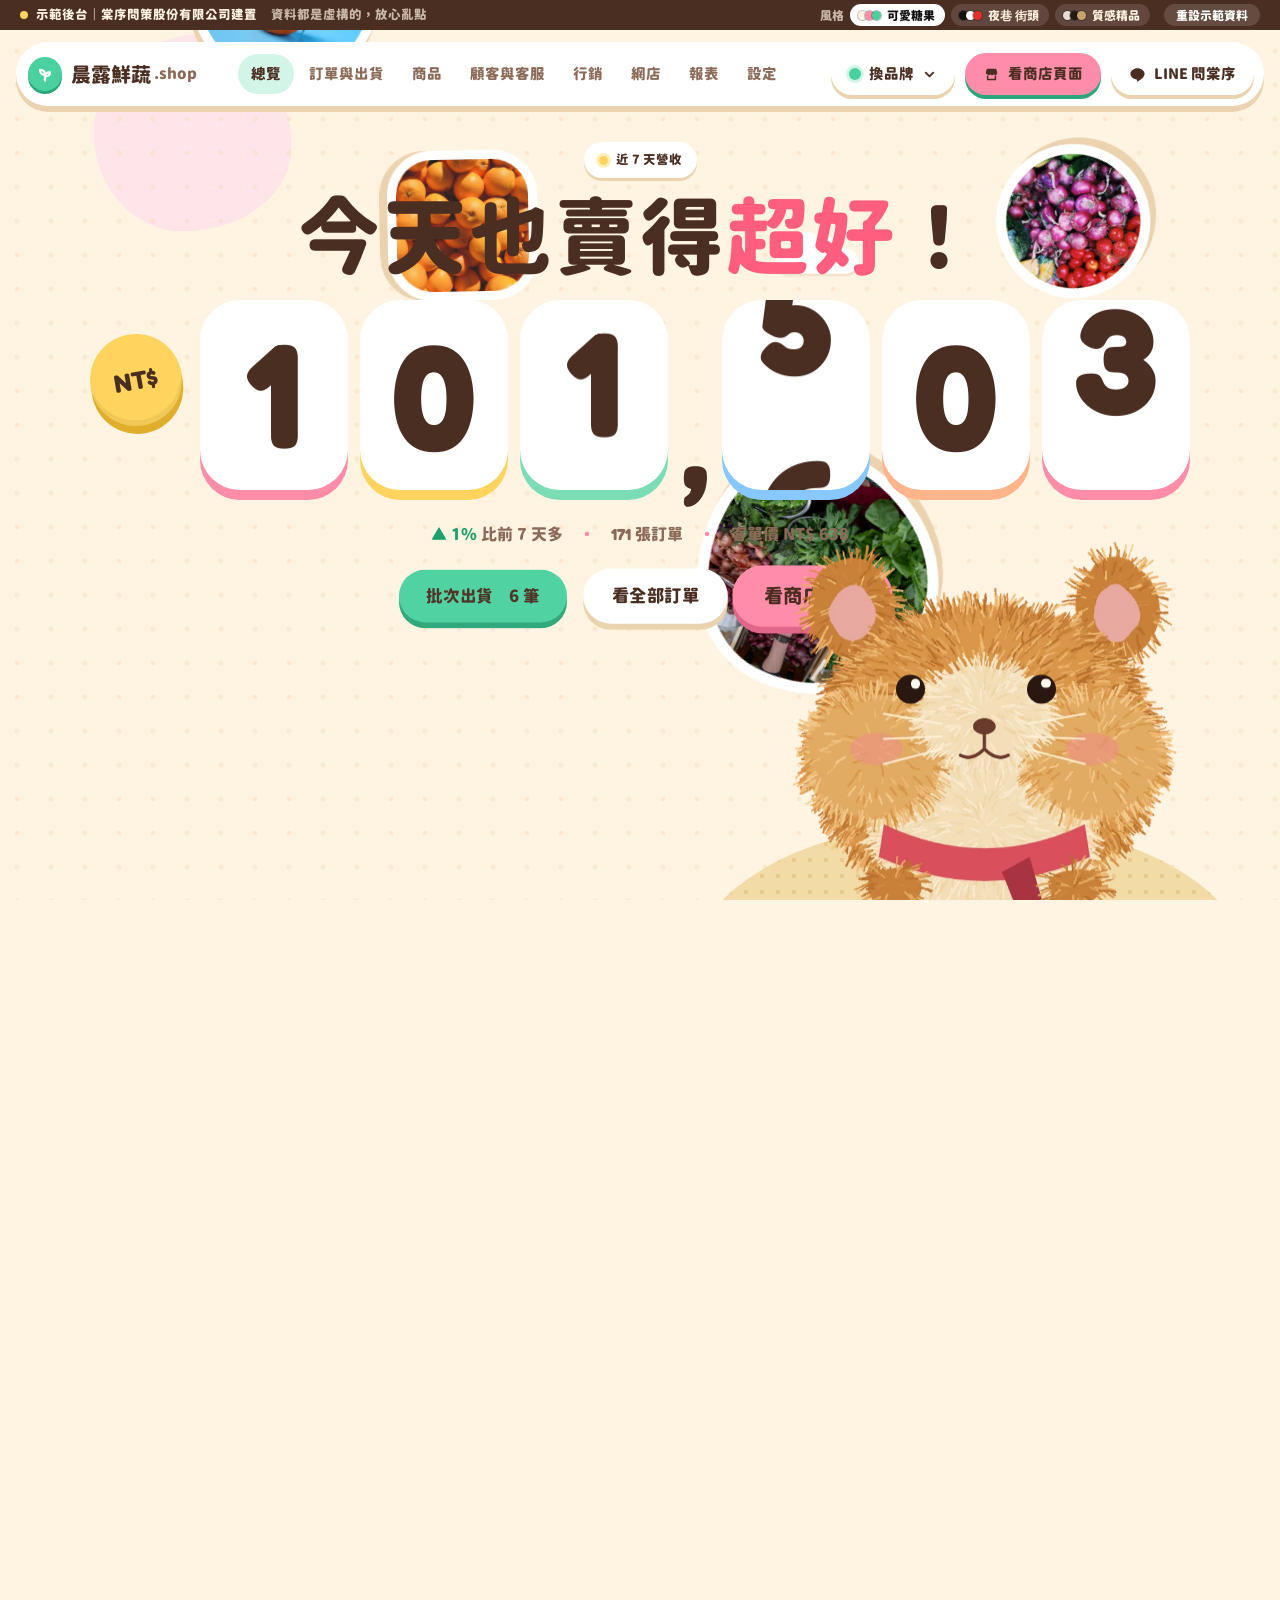
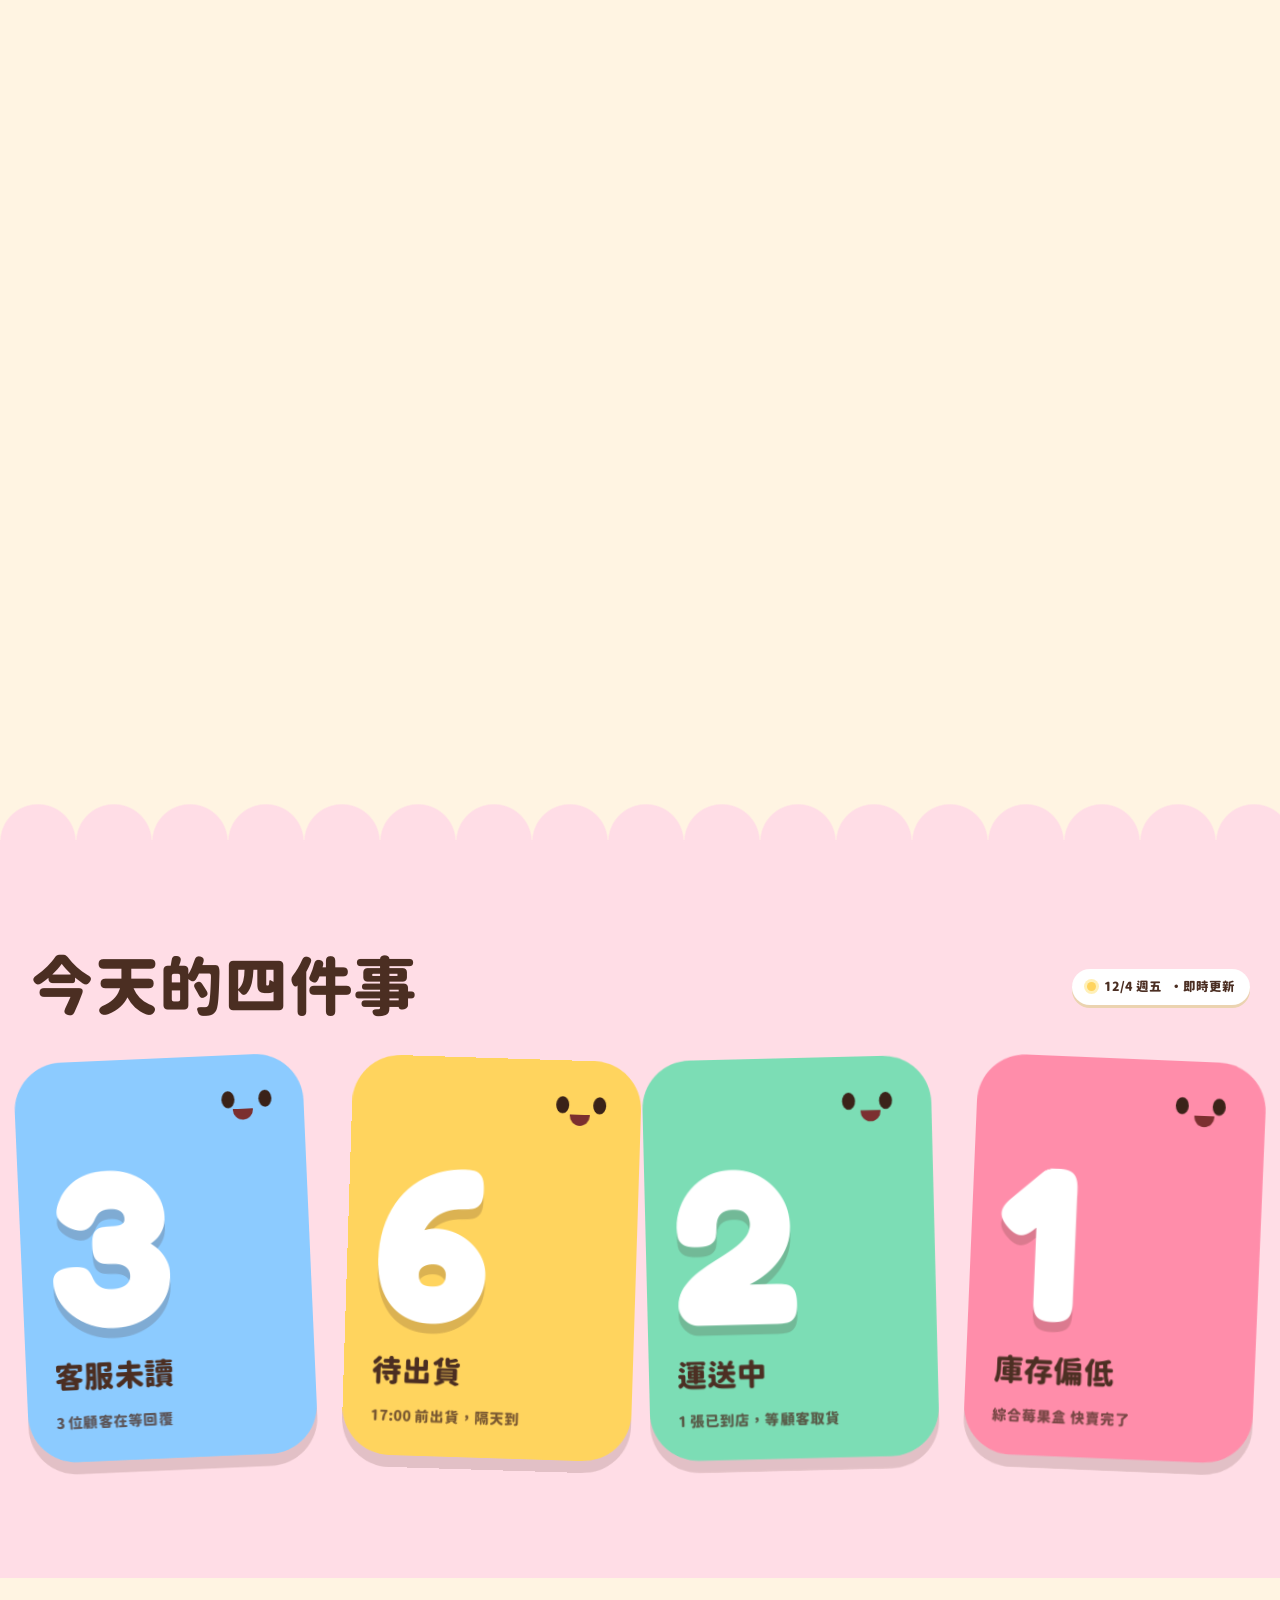
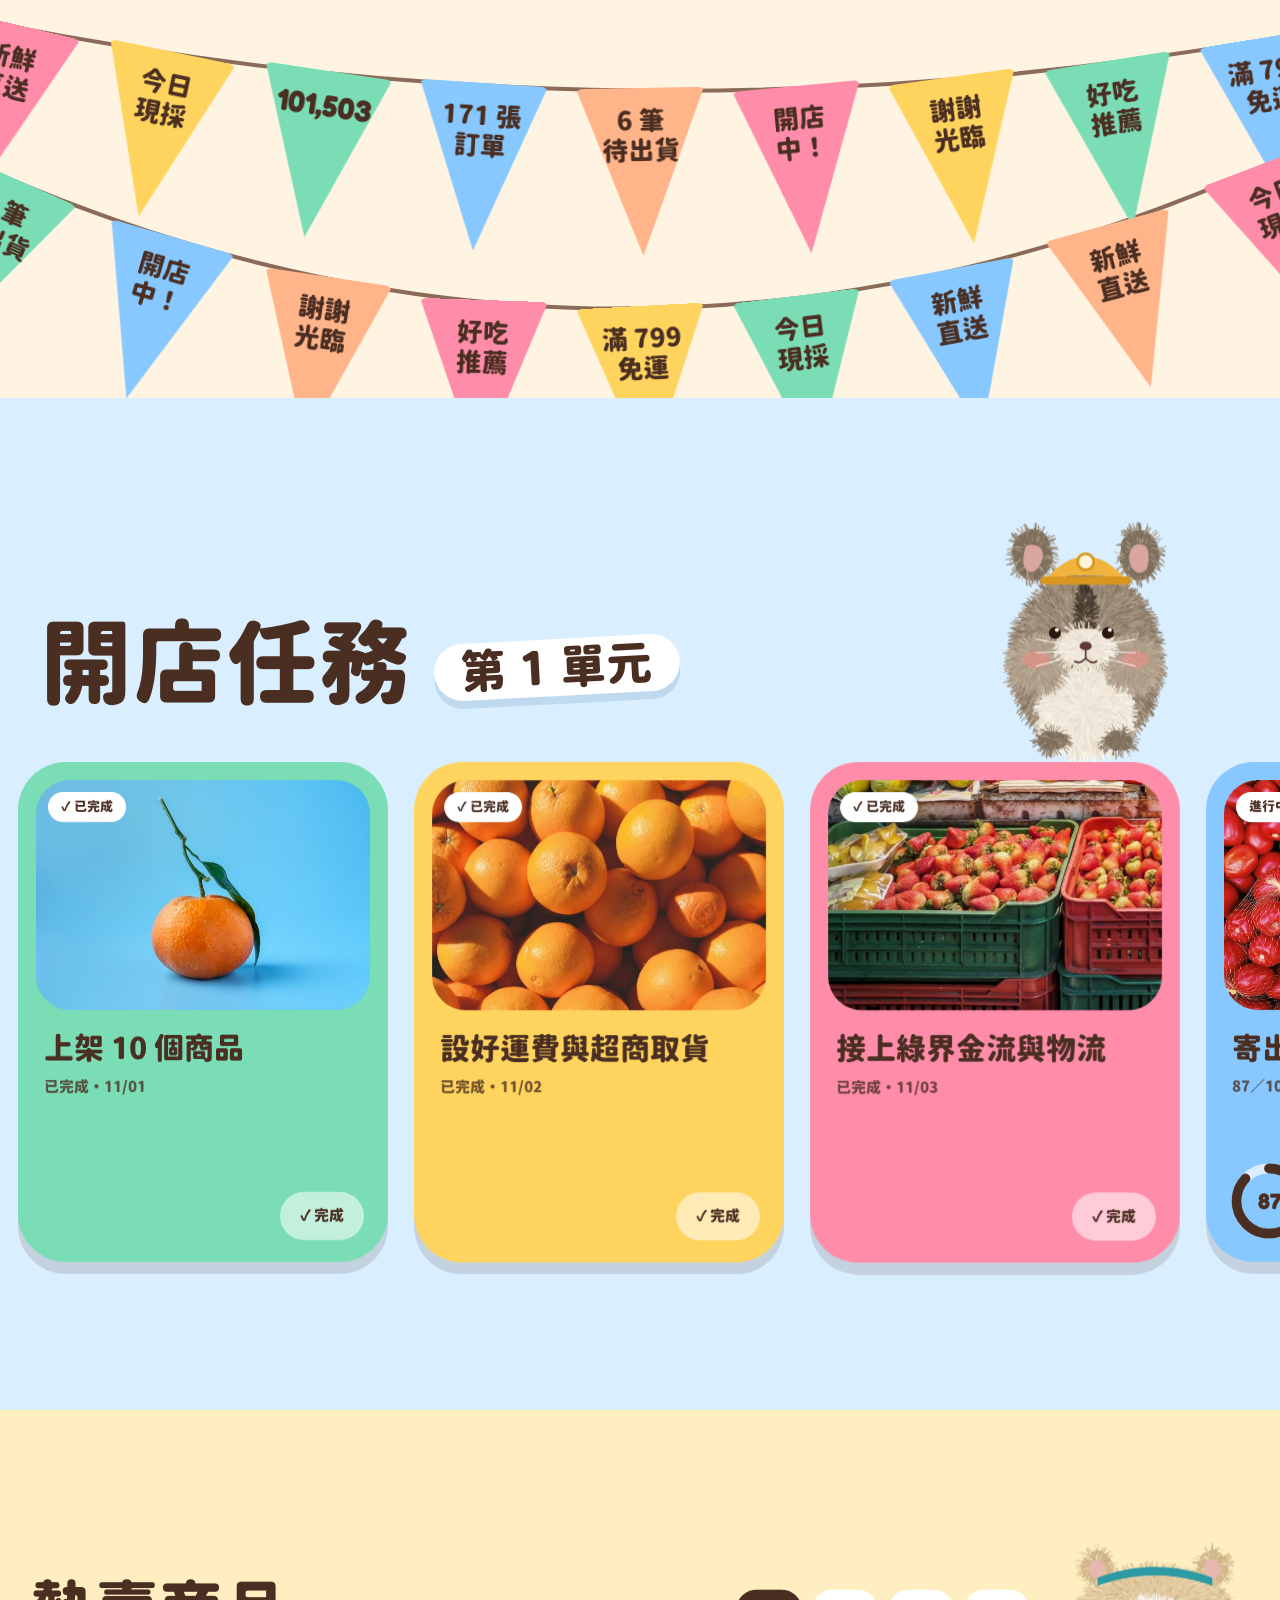
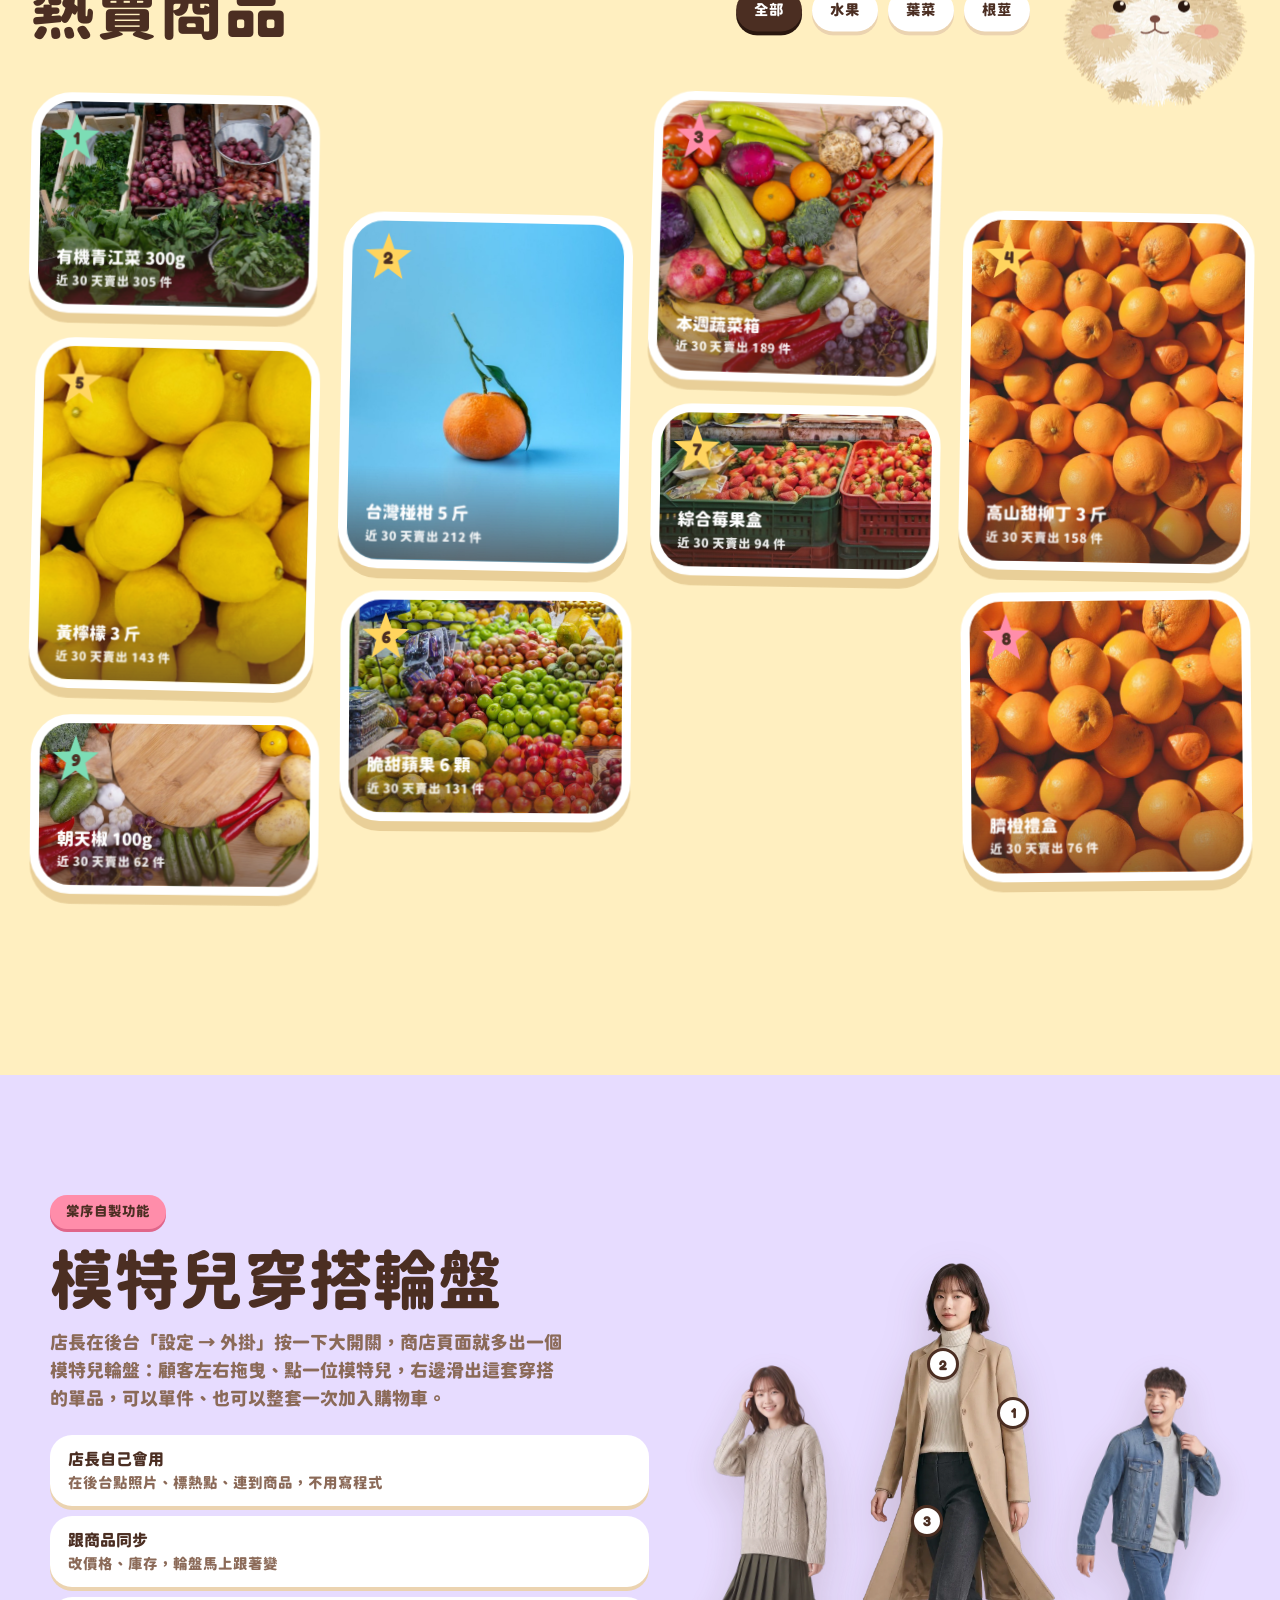
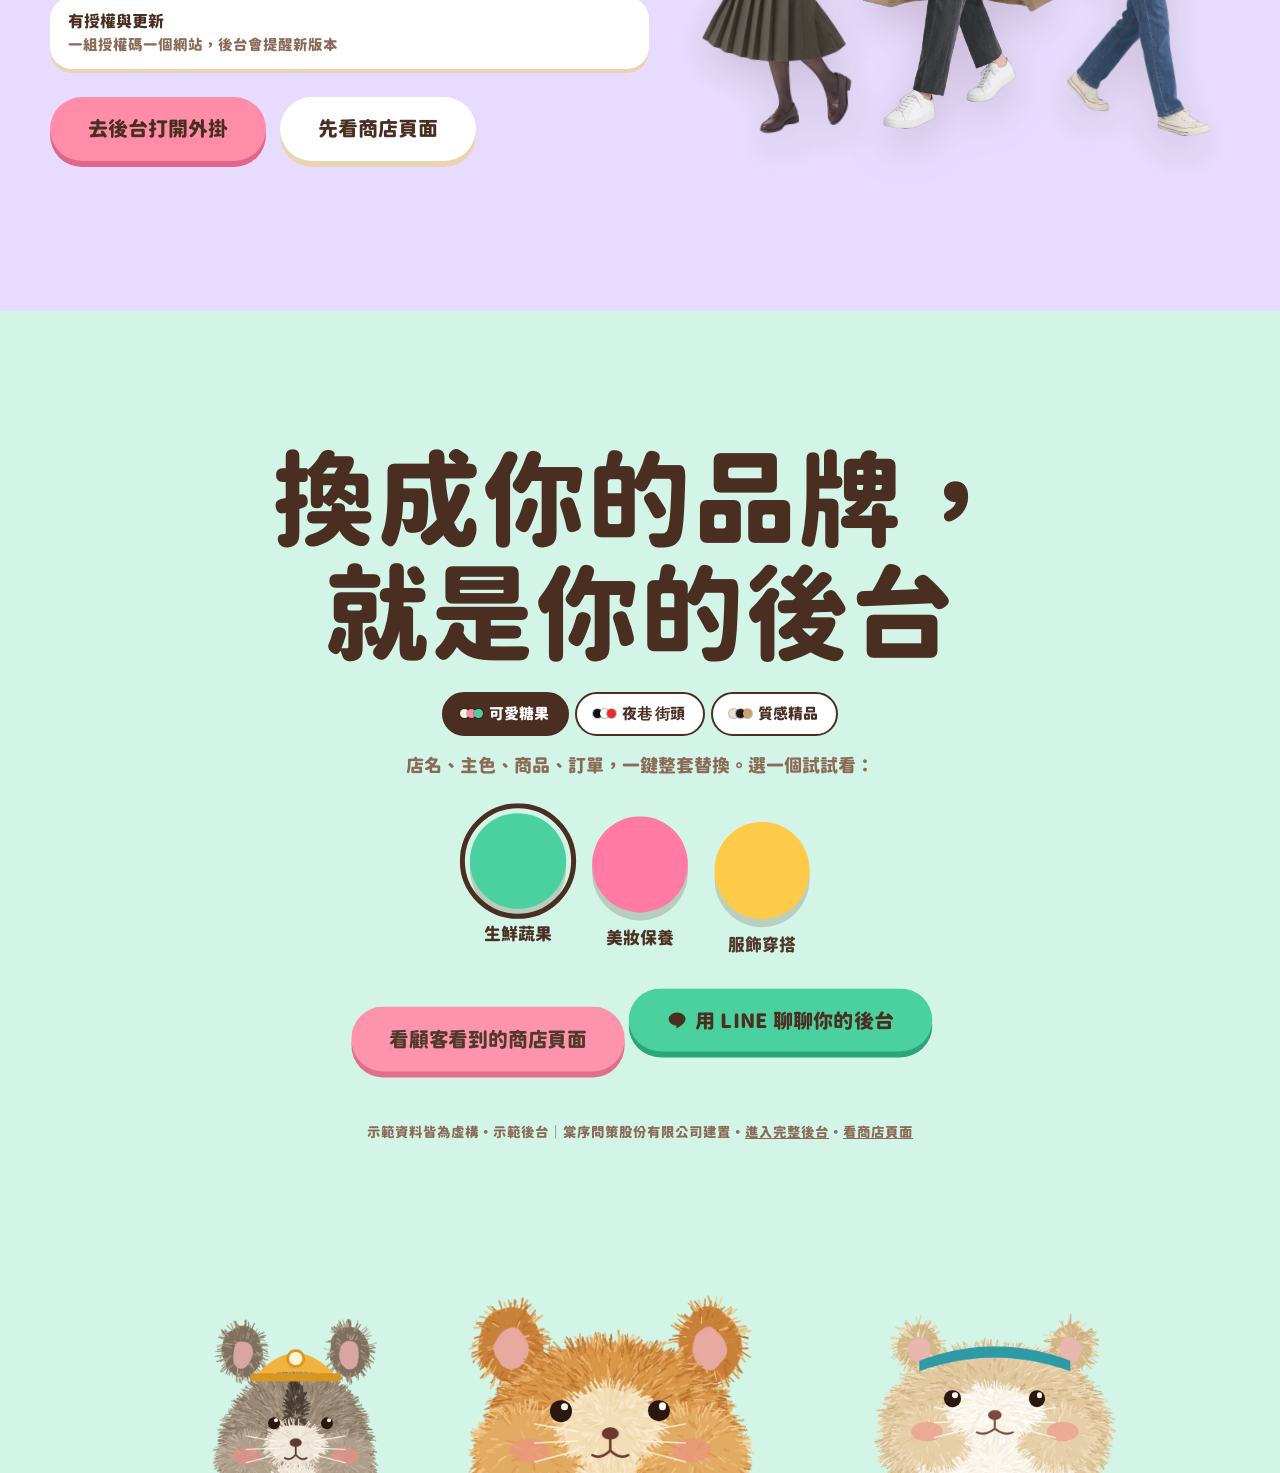
<file: index.html>
<!doctype html>
<html lang="zh-Hant"><head><meta charset="utf-8"><meta name="viewport" content="width=device-width,initial-scale=1"><link rel="icon" href="favicon.ico" sizes="any"><link rel="icon" href="favicon.svg" type="image/svg+xml"><link rel="apple-touch-icon" href="apple-touch-icon.png">
<title>示範後台｜棠序問策股份有限公司建置</title>
<link rel="stylesheet" href="css/base.css?v=20261112-m2"><link rel="stylesheet" href="css/home.css?v=20261112-m2"><link rel="stylesheet" href="css/chrome.css?v=20261112-m2"><script src="js/theme.js?v=20261112-m2"></script></head>
<body class="home" data-section="home">
<div id="cursor"><div class="b"></div></div>
<canvas id="confetti"></canvas>
<div id="chrome"></div>
<div id="skinTop"></div><script>THEME.mountHome()</script>

<section class="hero-wrap" id="heroWrap">
 <div class="hero" id="hero">
  <div class="blobs"><i class="bl b1"></i><i class="bl b2"></i><i class="bl b3"></i></div>
  <div class="dots"></div>
  <i class="cloud c1"></i><i class="cloud c2"></i><i class="cloud c3"></i>
  <div class="stickers" id="stickers">
   <img class="stk" src="" data-x="150" data-y="215" data-w="190" data-br="50%" data-r="-8" alt="">
   <img class="stk" src="" data-x="1290" data-y="210" data-w="170" data-br="42% 58% 55% 45% / 50% 45% 55% 50%" data-r="9" alt="">
   <img class="stk" src="" data-x="95" data-y="520" data-w="150" data-br="30%" data-r="7" alt="">
   <img class="stk" src="" data-x="1345" data-y="440" data-w="140" data-br="50%" data-r="-6" alt="">
   <img class="stk" src="" data-x="310" data-y="735" data-w="200" data-br="55% 45% 40% 60% / 50% 55% 45% 50%" data-r="6" alt="">
   <img class="stk" src="" data-x="640" data-y="760" data-w="165" data-br="50%" data-r="-9" alt="">
   <img class="stk" src="" data-x="900" data-y="790" data-w="130" data-br="34%" data-r="10" alt="">
  </div>
  <div class="hero-center" id="heroCenter">
   <div class="kick"><span class="tag"><i></i>近 7 天營收</span></div>
   <h1 class="hl" id="hl"><span>今</span><span>天</span><span>也</span><span>賣</span><span>得</span><span class="hi">超</span><span class="hi">好</span><span>！</span></h1>
   <div class="bignum" id="bignum"></div>
   <div class="meta" id="meta"></div>
   <div class="btns"><a class="btn mag" data-go="app.html#/orders/ship" data-cur="GO" id="shipBtn">批次出貨</a><a class="btn w mag" data-go="app.html#/orders">看全部訂單</a><a class="btn pk mag" data-go="shop.html" data-cur="逛逛">看商店頁面</a></div>
  </div>
  <div class="hamwrap" id="hamwrap">
   <div class="balloons" id="balloons"><span class="bal" style="--c:#FF8DAA;--x:-95px;--h:230px"></span><span class="bal" style="--c:#FFD45E;--x:-30px;--h:290px"></span><span class="bal" style="--c:#86C8FF;--x:40px;--h:250px"></span><span class="bal" style="--c:#7BDDB5;--x:105px;--h:205px"></span></div>
   <div class="ham-l" data-ham="lili" id="heroHam"></div>
  </div>
  <div class="mound"></div>
  <div class="scroll-cue" id="cue"><span>往下滑</span><i></i></div>
  <div class="toast" id="toast"></div>
 </div>
</section>

<section class="sec stats" id="stats" style="--sec:#FFDDE6">
 <i class="scal"></i>
 <div class="sec-top"><h2>今天的四件事</h2><span class="tag"><i></i><span id="today">今天</span>・即時更新</span></div>
 <div class="grid4">
  <a class="cell" style="--c:#8CCBFF" data-go="app.html#/customers/inbox"><div class="face"><i></i><i></i><u></u></div><div class="no num" id="n-unread" data-n="0">0</div><div class="lb">客服未讀</div><small id="t-unread"></small></a>
  <a class="cell" style="--c:#FFD45E" data-go="app.html#/orders/ship"><div class="face"><i></i><i></i><u></u></div><div class="no num" id="n-ship" data-n="0">0</div><div class="lb">待出貨</div><small>17:00 前出貨，隔天到</small></a>
  <a class="cell" style="--c:#7BDDB5" data-go="app.html#/orders"><div class="face"><i></i><i></i><u></u></div><div class="no num" id="n-trans" data-n="0">0</div><div class="lb">運送中</div><small id="t-trans"></small></a>
  <a class="cell" style="--c:#FF8DAA" data-go="app.html#/products/stock"><div class="face"><i></i><i></i><u></u></div><div class="no num" id="n-low" data-n="0">0</div><div class="lb">庫存偏低</div><small id="t-low"></small></a>
 </div>
</section>

<section class="sec garland" id="garland" style="--sec:#FFF4E2">
 <i class="scal"></i>
 <div class="gl" id="gl"></div>
</section>

<section class="sec missions" id="missions" style="--sec:#D9EEFF">
 <i class="scal"></i>
 <div class="mh"><h2>開店任務<span class="u">第 1 單元</span></h2><div class="ham-m" data-ham="tiaotiao"></div></div>
 <div class="mscroll" id="mscroll"><div class="mcards" id="mcards"></div></div>
</section>

<section class="sec wall-sec" id="wallSec" style="--sec:#FFEFC0">
 <i class="scal"></i>
 <div class="wh"><h2>熱賣商品</h2><div class="pills" id="pills"></div><div class="ham-w" data-ham="xiaosha"></div></div>
 <div class="wall" id="wall"></div>
</section>

<section class="sec lbhl" id="lbhl" style="--sec:#E7DCFF">
 <i class="scal"></i>
 <div class="lbh-in">
  <div class="lbh-tx">
   <span class="lbh-tag">棠序自製功能</span>
   <h2>模特兒穿搭輪盤</h2>
   <p class="lbh-sub">店長在後台「設定 → 外掛」按一下大開關，商店頁面就多出一個模特兒輪盤：顧客左右拖曳、點一位模特兒，右邊滑出這套穿搭的單品，可以單件、也可以整套一次加入購物車。</p>
   <ul class="lbh-ul"><li><b>店長自己會用</b>在後台點照片、標熱點、連到商品，不用寫程式</li><li><b>跟商品同步</b>改價格、庫存，輪盤馬上跟著變</li><li><b>有授權與更新</b>一組授權碼一個網站，後台會提醒新版本</li></ul>
   <div class="lbh-go"><a class="btn pk lg mag" data-go="app.html#/settings/plugins?shop=fashion&hint=1" data-cur="試試" id="ctaLook">去後台打開外掛</a><a class="btn w lg mag" data-go="shop.html#/lookbook?shop=fashion" data-cur="商店" id="ctaLookAdmin">先看商店頁面</a></div>
  </div>
  <div class="lbh-pic" aria-hidden="true"><i class="bl"></i><img class="m1" src="img/lookbook/look3.webp" alt="" loading="lazy"><img class="m2" src="img/lookbook/look1.webp" alt="" loading="lazy"><img class="m3" src="img/lookbook/look5.webp" alt="" loading="lazy"><span class="pn p1">1</span><span class="pn p2">2</span><span class="pn p3">3</span></div>
 </div>
</section>

<section class="sec cta" id="cta" style="--sec:var(--acc-soft)">
 <i class="scal"></i>
 <h2>換成你的品牌，<br>就是你的後台</h2>
 <div id="skinHome"></div><script>document.getElementById("skinHome").outerHTML=THEME.switcher("home")</script>
 <p class="sub">店名、主色、商品、訂單，一鍵整套替換。選一個試試看：</p>
 <div class="themes" id="themes">
  <button class="sw on" data-theme="fresh" data-cur="選我"><i style="--c:#4BD1A0"></i>生鮮蔬果</button>
  <button class="sw" data-theme="beauty" data-cur="選我"><i style="--c:#FF7AA5"></i>美妝保養</button>
  <button class="sw" data-theme="fashion" data-cur="選我"><i style="--c:#FFC93F"></i>服飾穿搭</button>
 </div>
 <a class="btn pk lg mag" data-go="shop.html" data-cur="逛逛" id="ctaShop" style="margin-bottom:14px">看顧客看到的商店頁面</a> <a class="btn lg mag" data-line="cta-bottom"><svg viewBox="0 0 24 24"><path d="M12 3C6.5 3 2 6.6 2 11c0 3.9 3.5 7.2 8.3 7.9.3.1.8.2.9.5.1.3.1.7 0 1l-.1.9c0 .3-.2 1 .9.6 1.1-.5 5.8-3.4 7.9-5.8C21.4 13.6 22 12.4 22 11c0-4.4-4.5-8-10-8z"/></svg>用 LINE 聊聊你的後台</a>
 <div class="foot">示範資料皆為虛構・示範後台｜棠序問策股份有限公司建置・<a data-go="app.html#/orders" style="text-decoration:underline">進入完整後台</a>・<a data-go="shop.html" style="text-decoration:underline">看商店頁面</a></div>
 <div class="trio"><div class="t1" data-ham="tiaotiao"></div><div class="t2" data-ham="lili"></div><div class="t3" data-ham="xiaosha"></div></div>
</section>

<script src="vendor/gsap.min.js"></script><script src="vendor/ScrollTrigger.min.js"></script><script src="vendor/lenis.min.js"></script>
<script src="config.js?v=20261112-m2"></script><script src="data/data.js?v=20261112-m2"></script><script src="data/alley.js?v=20261112-m2"></script>
<script src="data/pages-legal.js?v=20261112-m2"></script><script src="data/atelier.js?v=20261112-m2"></script><script src="js/store.js?v=20261112-m2"></script><script src="js/art.js?v=20261112-m2"></script><script src="js/common.js?v=20261112-m2"></script><script src="js/chrome.js?v=20261112-m2"></script><script src="js/track.js?v=20261112-m2"></script><script src="js/home.js?v=20261112-m2"></script>
<script>(function(){['ctaLook','ctaLookAdmin'].forEach(function(id){var b=document.getElementById(id);if(b)b.addEventListener('click',function(){try{TX.setShop('fashion')}catch(e){}},true)})})()</script>
</body></html>
</file>
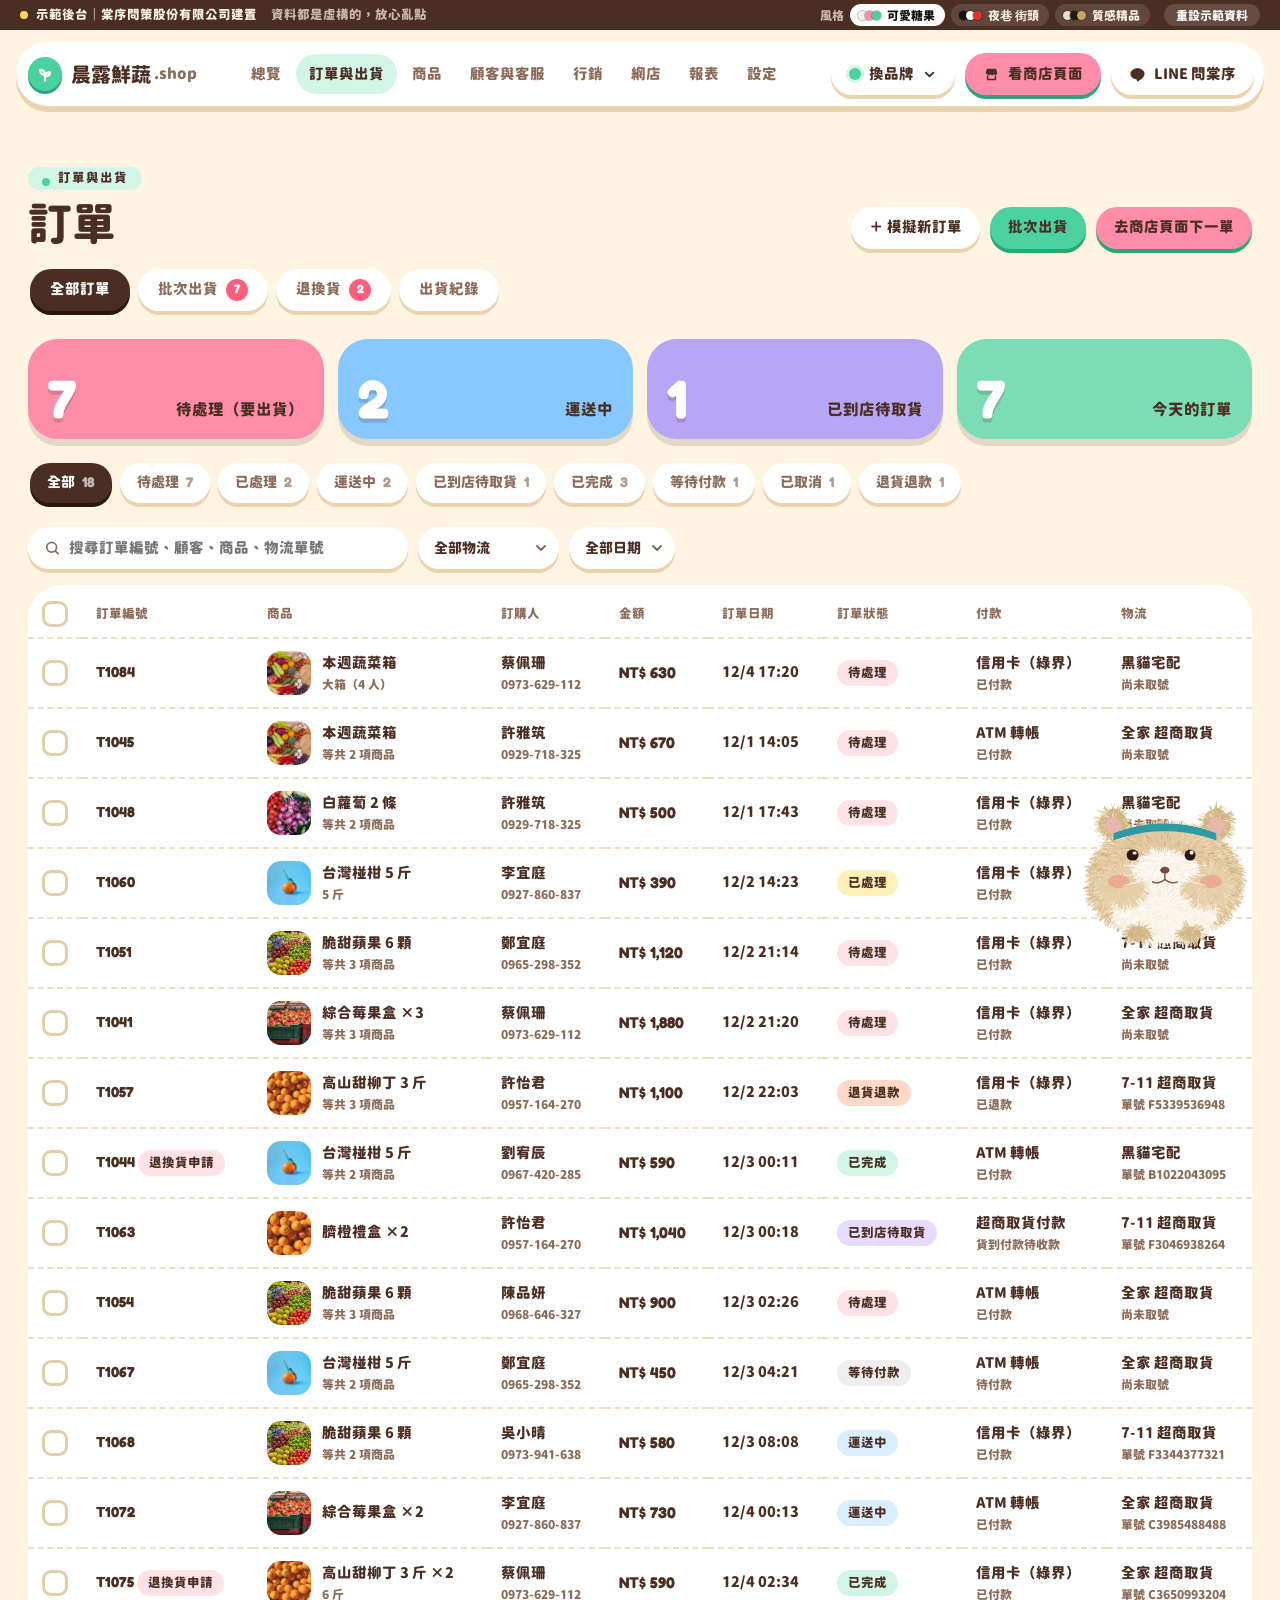
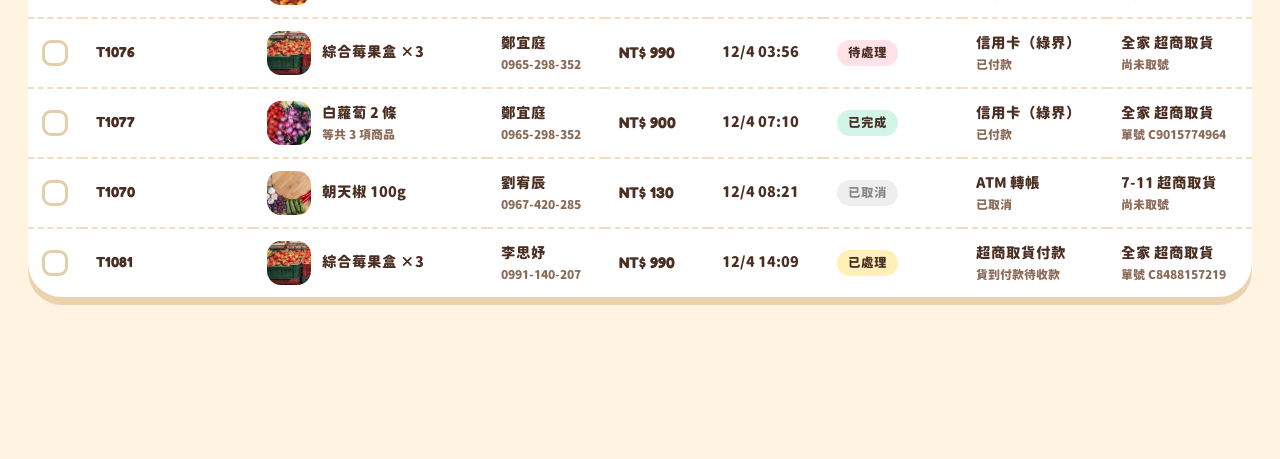
<file: app.html>
<!doctype html>
<html lang="zh-Hant"><head><meta charset="utf-8"><meta name="viewport" content="width=device-width,initial-scale=1"><link rel="icon" href="favicon.ico" sizes="any"><link rel="icon" href="favicon.svg" type="image/svg+xml"><link rel="apple-touch-icon" href="apple-touch-icon.png">
<title>示範後台｜棠序問策股份有限公司建置</title>
<meta name="description" content="棠序問策示範後台：訂單與出貨、商品、顧客客服、行銷、網店、報表、設定，都能真的點著試用。">

<link rel="stylesheet" href="css/base.css?v=20261112-m2"><link rel="stylesheet" href="css/chrome.css?v=20261112-m2"><link rel="stylesheet" href="css/work.css?v=20261112-m2"><link rel="stylesheet" href="css/app.css?v=20261112-m2"><link rel="stylesheet" href="css/lookbook-admin.css?v=20261112-m2"><script src="js/theme.js?v=20261112-m2"></script></head>
<body class="work" data-section="orders" data-pet="xiaosha">
<div id="chrome"></div>
<div id="cursor"><div class="b"></div></div>
<canvas id="confetti" style="position:fixed;inset:0;z-index:8000;pointer-events:none"></canvas>
<main id="view" aria-live="polite"><div class="loadmsg">載入中…</div></main>
<div class="pethost pet-xiaosha" data-ham="xiaosha"></div><div class="pethost pet-tiaotiao" data-ham="tiaotiao"></div><div class="pethost pet-lili" data-ham="lili"></div>
<div id="toastbox"></div><div class="scrim" id="scrim"></div><div id="printroot"></div>
<noscript><p style="padding:120px 24px;font-weight:900">這個示範後台需要開啟 JavaScript 才能操作。</p></noscript>
<script src="vendor/gsap.min.js"></script>
<script src="config.js?v=20261112-m2"></script><script src="data/data.js?v=20261112-m2"></script><script src="data/alley.js?v=20261112-m2"></script>
<script src="data/pages-legal.js?v=20261112-m2"></script><script src="data/atelier.js?v=20261112-m2"></script><script src="js/store.js?v=20261112-m2"></script><script src="js/art.js?v=20261112-m2"></script><script src="js/lookbook-store.js?v=20261112-m2"></script>
<script src="js/common.js?v=20261112-m2"></script><script src="js/chrome.js?v=20261112-m2"></script><script src="js/track.js?v=20261112-m2"></script><script src="js/ui.js?v=20261112-m2"></script>
<script src="js/app.js?v=20261112-m2"></script><script src="js/pages-orders.js?v=20261112-m2"></script><script src="js/pages-products.js?v=20261112-m2"></script><script src="js/pages-misc.js?v=20261112-m2"></script><script src="js/pages-lookbook.js?v=20261112-m2"></script>
<script>APP.start()</script>
</body></html>
</file>
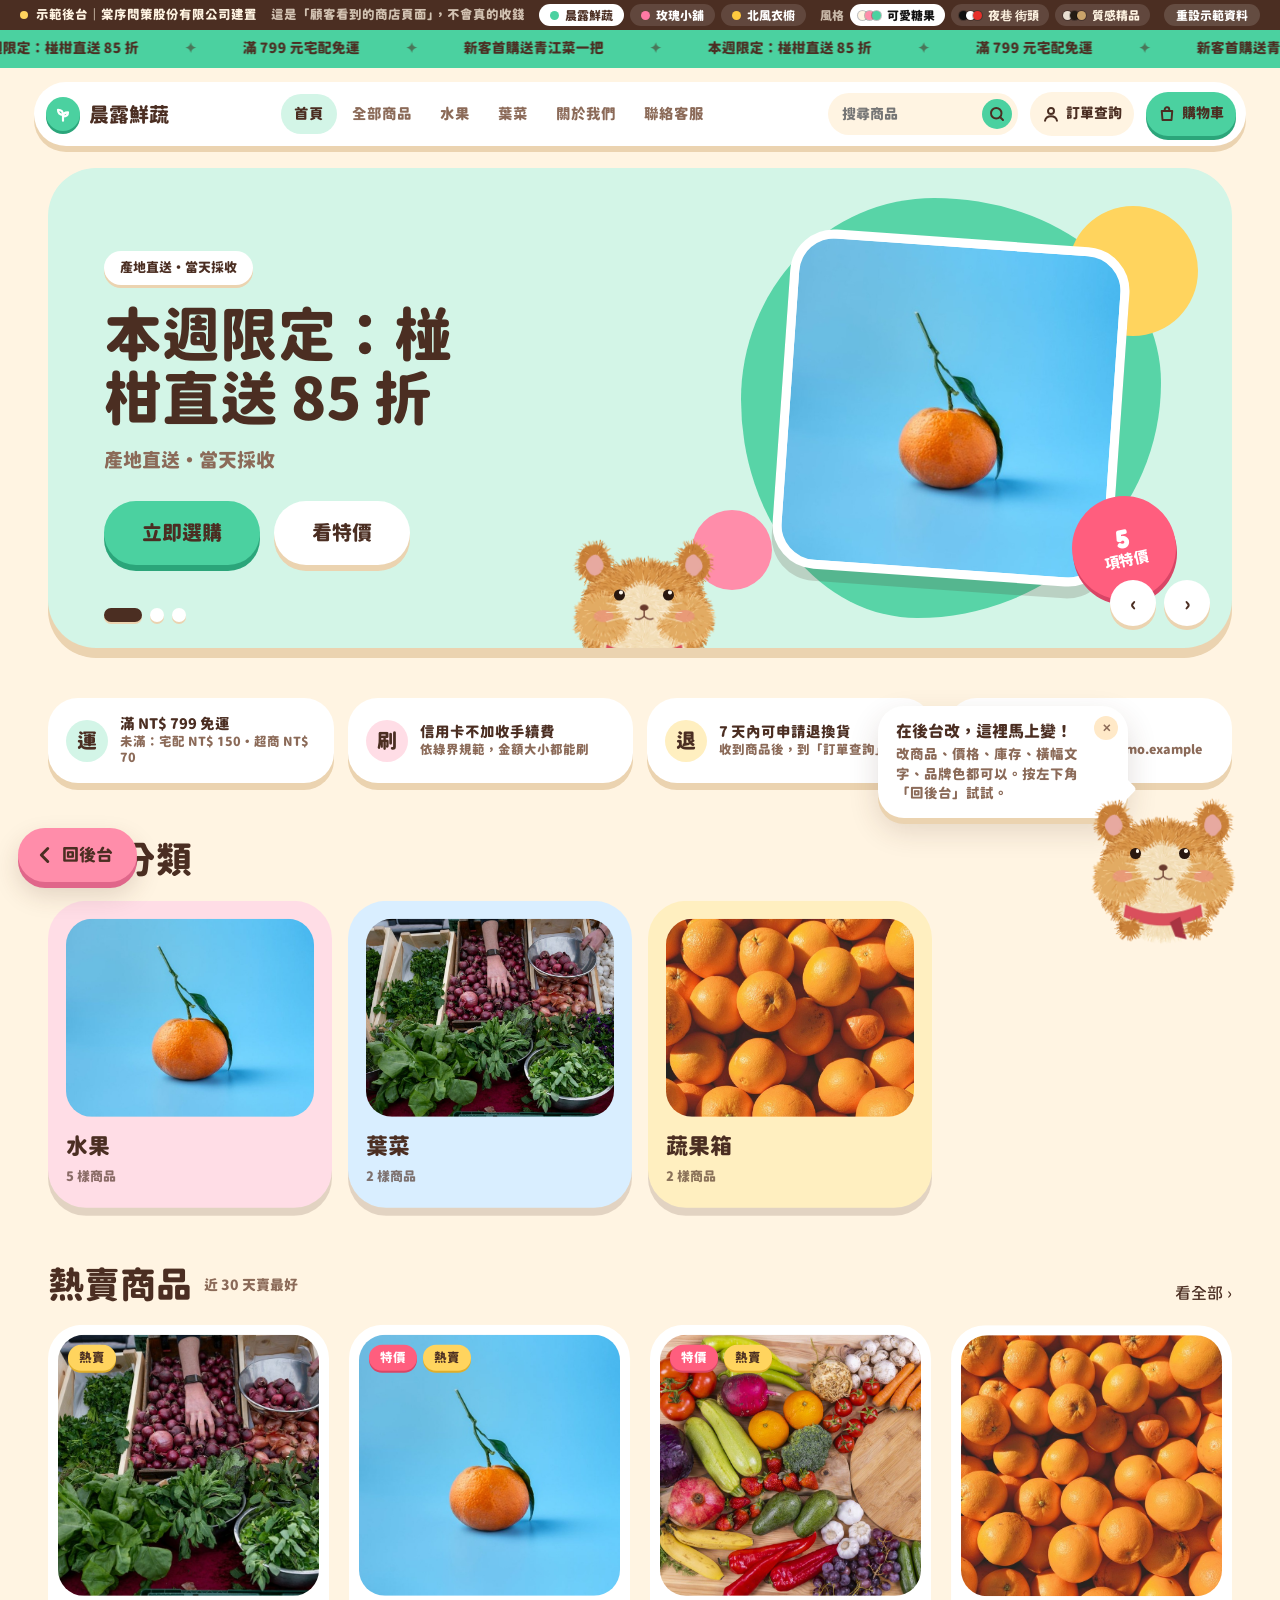
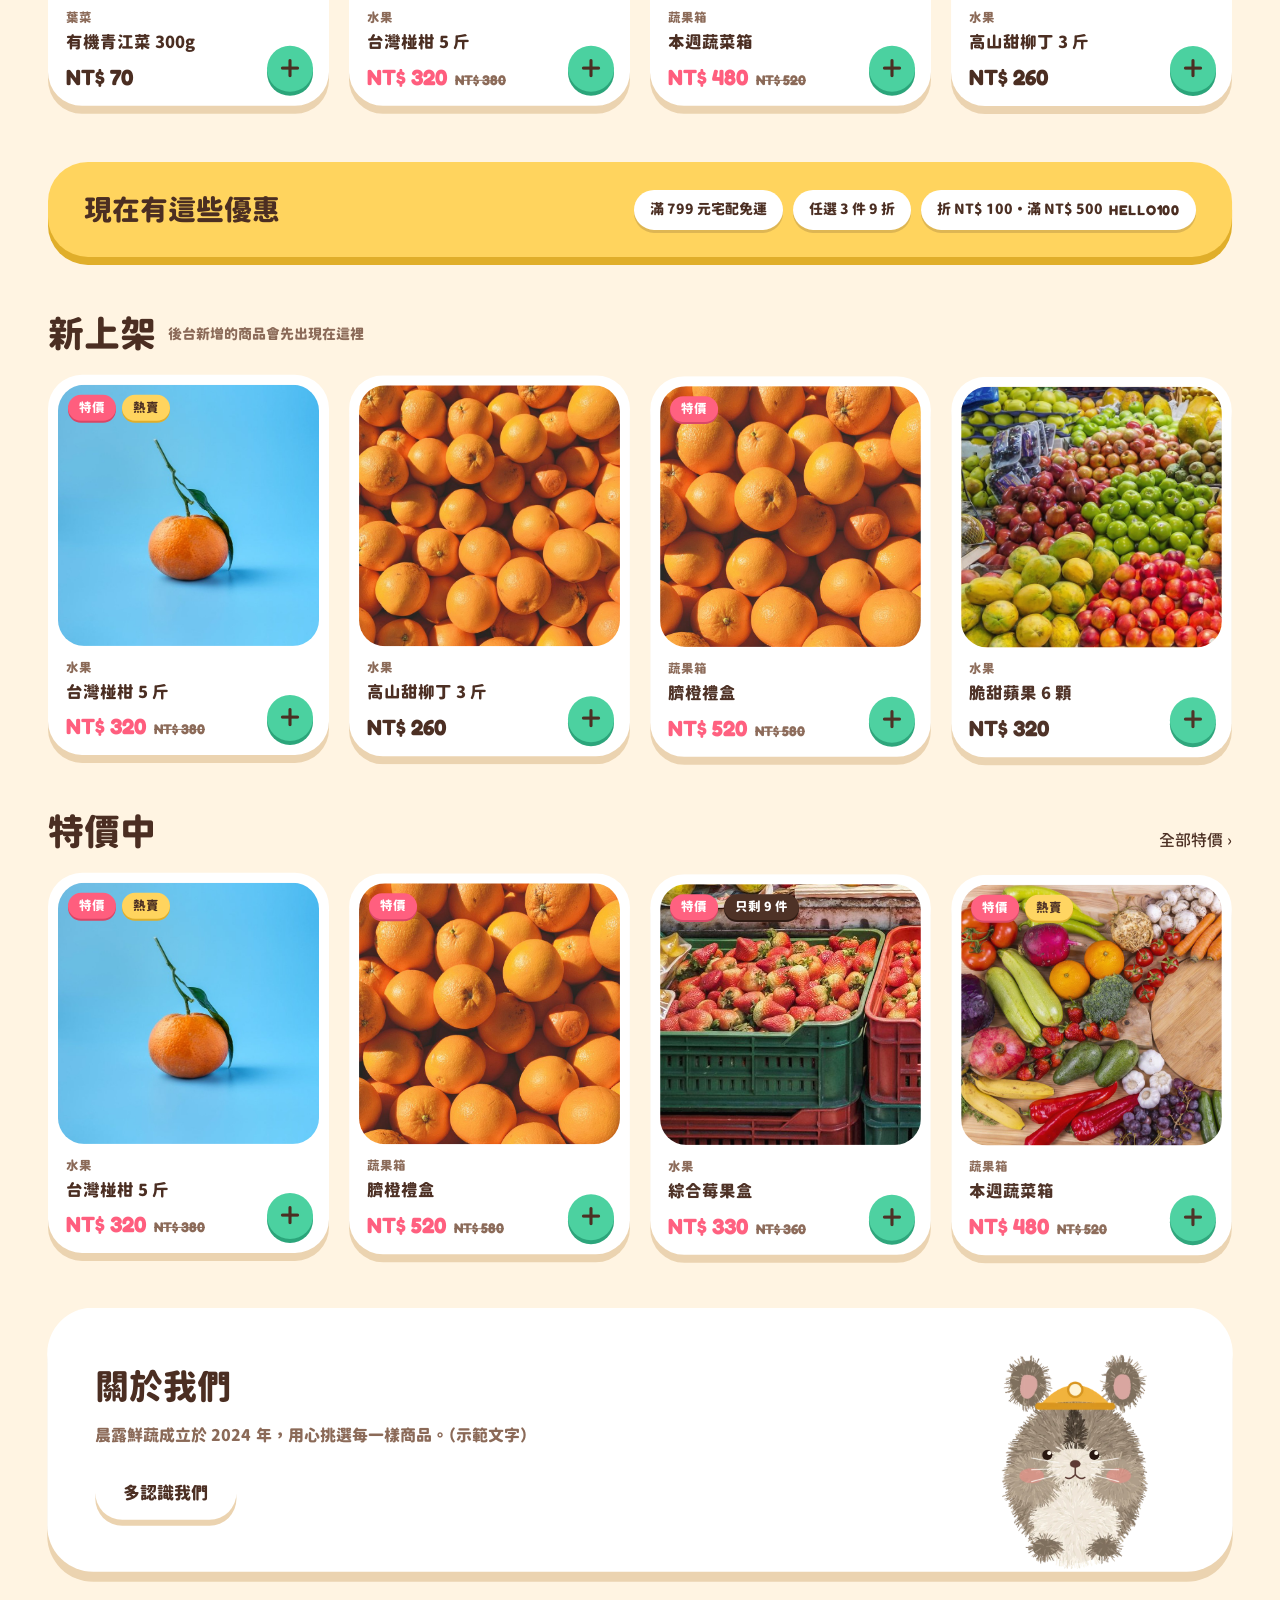
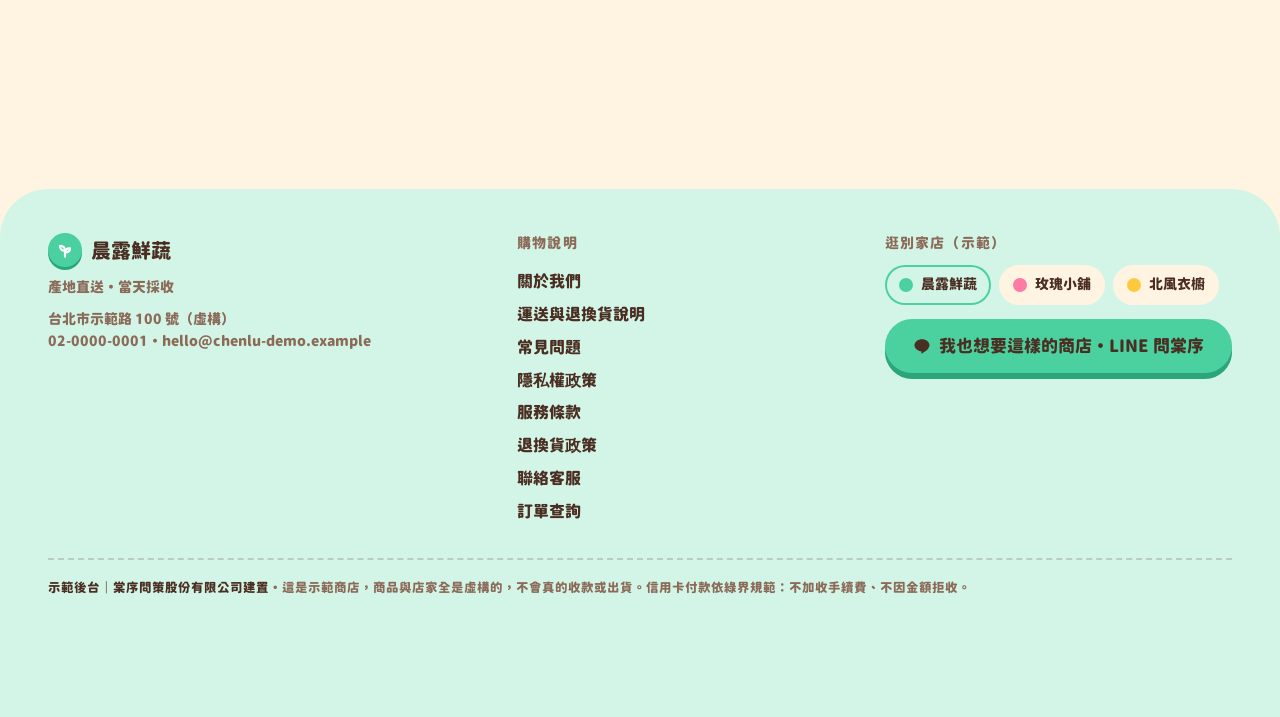
<file: shop.html>
<!doctype html>
<html lang="zh-Hant"><head><meta charset="utf-8"><meta name="viewport" content="width=device-width,initial-scale=1"><link rel="icon" href="favicon.ico" sizes="any"><link rel="icon" href="favicon.svg" type="image/svg+xml"><link rel="apple-touch-icon" href="apple-touch-icon.png">
<title>商店頁面｜示範後台｜棠序問策股份有限公司建置</title>
<meta name="description" content="棠序問策示範：顧客看到的商店頁面。在後台改商品、價格、庫存、網店設定，這裡馬上跟著變；在這裡下單，後台訂單馬上多一筆。">

<link rel="stylesheet" href="css/base.css?v=20261112-m2"><link rel="stylesheet" href="css/shop.css?v=20261112-m2"><link rel="stylesheet" href="css/lookbook.css?v=20261112-m2"><script src="js/theme.js?v=20261112-m2"></script></head>
<body class="shop" data-section="shop">
<div id="cursor"><div class="b"></div></div>
<canvas id="confetti"></canvas>
<div class="demo-bar"><span class="db1"><i></i>示範後台｜棠序問策股份有限公司建置</span><span class="db2">這是「顧客看到的商店頁面」，不會真的收錢</span><span class="dbs" id="dbs"></span><button class="db3" data-a="reset" type="button">重設示範資料</button></div>
<div class="mq" id="mq" aria-label="活動訊息"><div class="mq-in" id="mqin"></div></div>
<header class="sf-head" id="head"></header>
<main id="sf" aria-live="polite"><div class="loadmsg">載入中…</div></main>
<footer id="foot"></footer>
<a class="backadmin" id="backadmin" data-go="app.html#/orders" data-cur="回後台"><svg viewBox="0 0 24 24"><path d="M15 5l-7 7 7 7" fill="none" stroke="currentColor" stroke-width="3.2" stroke-linecap="round" stroke-linejoin="round"/></svg><span>回後台</span></a>
<a class="editadmin" id="editadmin" data-go="app.html#/products" data-cur="去改" hidden><span>去後台改這個商品</span></a>
<div class="pethint" id="pethint"><div class="bub" id="bub"><button class="bx" type="button" id="bubx" aria-label="關閉提示">✕</button><b>在後台改，這裡馬上變！</b><span>改商品、價格、庫存、橫幅文字、品牌色都可以。按左下角「回後台」試試。</span></div><div class="pet" data-ham="lili"></div></div>
<div id="sweep" aria-hidden="true"><i></i></div>
<div id="toastbox"></div><div class="scrim" id="scrim"></div>
<noscript><p style="padding:120px 24px;font-weight:900">這個示範商店需要開啟 JavaScript 才能操作。</p></noscript>
<script src="vendor/gsap.min.js"></script>
<script src="config.js?v=20261112-m2"></script>
<script src="data/data.js?v=20261112-m2"></script><script src="data/alley.js?v=20261112-m2"></script>
<script src="data/pages-legal.js?v=20261112-m2"></script><script src="data/atelier.js?v=20261112-m2"></script><script src="js/store.js?v=20261112-m2"></script><script src="js/art.js?v=20261112-m2"></script><script src="js/lookbook-store.js?v=20261112-m2"></script>
<script src="js/common.js?v=20261112-m2"></script><script src="js/track.js?v=20261112-m2"></script><script src="js/ui.js?v=20261112-m2"></script>
<script src="js/shop.js?v=20261112-m2"></script><script src="js/shop-pages.js?v=20261112-m2"></script><script src="js/shop-lookbook.js?v=20261112-m2"></script><script src="js/shop-atelier.js?v=20261112-m2"></script>
<script>SHOP.start()</script>
</body></html>
</file>
<file: css/base.css>
@font-face{font-family:"GenSen";src:url("../fonts/GenSen-M.woff2") format("woff2");font-weight:300 600;font-display:swap}
@font-face{font-family:"GenSen";src:url("../fonts/GenSen-H.woff2") format("woff2");font-weight:700 900;font-display:swap}
@font-face{font-family:"Fredoka";src:url("../fonts/Fredoka-VF.ttf");font-weight:300 700;font-stretch:75% 125%;font-display:swap}
:root{
  --cream:#FFF4E2;--cream2:#FFE9C8;--ink:#4B2E22;--mut:#8B6A58;--line:#F2DDC0;--white:#fff;
  --pink:#FF8DAA;--rose:#FF5E7E;--mint:#7BDDB5;--butter:#FFD45E;--sky:#86C8FF;--peach:#FFB48A;
  --acc:#4BD1A0;--acc-d:#2BA57A;--acc-soft:#D3F5E7;
  --shadow:#EBD3B0;
  --disp:"Fredoka","GenSen",sans-serif;--body:"GenSen","Fredoka",sans-serif;
}
*{box-sizing:border-box;margin:0;padding:0}
html{background:var(--cream)}
body{background:var(--cream);color:var(--ink);font-family:var(--body);font-weight:500;font-size:16px;line-height:1.55;-webkit-font-smoothing:antialiased;overflow-x:hidden}
a{color:inherit;text-decoration:none}
button{font:inherit;color:inherit;border:0;background:none;cursor:pointer}
b,strong,h1,h2,h3{font-weight:900}
.num{font-family:var(--disp);font-weight:700;font-variant-numeric:tabular-nums}
/* 糖果按鈕：厚度＋按下下沉 */
.btn{display:inline-flex;align-items:center;justify-content:center;gap:8px;height:54px;padding:0 28px;border-radius:999px;background:var(--acc);color:var(--ink);font-weight:900;font-size:17px;white-space:nowrap;box-shadow:0 6px 0 var(--acc-d);transition:box-shadow .15s,background .4s;cursor:pointer;position:relative;top:0}
.btn:hover{top:-2px;box-shadow:0 8px 0 var(--acc-d)}
.btn:active{top:6px;box-shadow:0 0 0 var(--acc-d)}
.btn.w{background:#fff;box-shadow:0 6px 0 var(--shadow)}
.btn.w:hover{box-shadow:0 8px 0 var(--shadow)}.btn.w:active{box-shadow:0 0 0 var(--shadow)}
.btn.pk{background:var(--pink);box-shadow:0 6px 0 #E0668A}
.btn.sm{height:42px;padding:0 18px;font-size:14.5px;box-shadow:0 4px 0 var(--acc-d)}
.btn.sm.w{box-shadow:0 4px 0 var(--shadow)}
.btn.lg{height:64px;padding:0 38px;font-size:20px}
.btn svg{width:20px;height:20px;fill:currentColor}
.tag{display:inline-flex;align-items:center;gap:8px;height:36px;padding:0 15px;border-radius:999px;background:#fff;box-shadow:0 3px 0 var(--shadow);font-size:12.5px;font-weight:900;color:var(--ink);white-space:nowrap}
.tag i{width:9px;height:9px;border-radius:50%;background:var(--butter);box-shadow:0 0 0 3px #FFF0B8}
.chip{display:inline-flex;align-items:center;gap:6px;height:28px;padding:0 12px;border-radius:999px;font-size:13px;font-weight:900;background:var(--k);color:var(--ink)}
/* 游標夥伴 */
#cursor{position:fixed;left:0;top:0;z-index:9999;pointer-events:none}
#cursor .b{position:absolute;left:-17px;top:-17px;width:34px;height:34px;border-radius:50%;background:var(--rose);box-shadow:0 4px 0 #D94566;display:grid;place-items:center;font:900 12px/1 var(--body);color:var(--ink);transition:width .25s cubic-bezier(.3,1.6,.5,1),height .25s cubic-bezier(.3,1.6,.5,1),left .25s cubic-bezier(.3,1.6,.5,1),top .25s cubic-bezier(.3,1.6,.5,1),background .2s}
#cursor .b:before,#cursor .b:after{content:"";position:absolute;top:36%;width:5px;height:7px;border-radius:50%;background:#3A2218;transition:opacity .2s}
#cursor .b:before{left:28%}#cursor .b:after{right:28%}
#cursor.big .b{width:78px;height:78px;left:-39px;top:-39px;background:var(--butter);box-shadow:0 5px 0 #E0AE2A}
#cursor.big .b:before,#cursor.big .b:after{opacity:0}
/* 倉鼠元件：PNG 無眼睛，眼睛是疊上去的元素（所以沒有描邊、沒有白邊） */
.ham{position:relative;aspect-ratio:1;user-select:none;transform-origin:50% 100%}
.ham .bd{position:absolute;inset:0;width:100%;height:100%;display:block;pointer-events:none}
.ham .eye{position:absolute;width:var(--ed);aspect-ratio:1;margin:calc(var(--ed)/-2) 0 0 calc(var(--ed)/-2);border-radius:50%;background:#2A1810}
.ham .eye:after{content:"";position:absolute;left:50%;top:12%;width:34%;height:34%;border-radius:50%;background:#FFF8EC}
.ham .say{position:absolute;left:50%;bottom:96%;transform:translateX(-50%) scale(0);transform-origin:50% 100%;background:#fff;color:var(--ink);font-weight:900;font-size:15px;padding:9px 16px;border-radius:18px;white-space:nowrap;box-shadow:0 4px 0 var(--shadow);z-index:3}
.ham .say:after{content:"";position:absolute;left:50%;bottom:-6px;width:13px;height:13px;background:#fff;transform:translateX(-50%) rotate(45deg);border-radius:0 0 4px 0}
.star{position:fixed;width:20px;height:20px;z-index:9000;pointer-events:none;background:var(--butter);clip-path:polygon(50% 0,62% 36%,100% 38%,70% 60%,80% 100%,50% 76%,20% 100%,30% 60%,0 38%,38% 36%)}
/* 轉場：栗栗推著捲成一捲的地毯，由左滾到右。
   html.roll-hold：下一頁在 JS 跑起來前先用同色蓋住，避免空白停頓。 */
html.roll-hold{background:var(--acc,#4BD1A0)}
html.roll-hold::before{content:"";position:fixed;inset:0;z-index:10000;background:var(--acc,#4BD1A0);pointer-events:none}
html.sk-t02.roll-hold,html.sk-t02.roll-hold::before{background:#111}
@media (prefers-reduced-motion:reduce){html.roll-hold::before{display:none}}
#roll{position:fixed;inset:0;z-index:9500;pointer-events:none;overflow:hidden;visibility:hidden}
#roll .rug{position:absolute;left:0;top:0;width:100%;height:100%;background:radial-gradient(circle at 20px 20px,rgba(255,255,255,.55) 0 7px,transparent 8px) 0 0/40px 40px,var(--acc);will-change:transform}
#roll .tube{position:absolute;left:-110px;top:-4vh;width:220px;height:108vh;border-radius:110px;background:repeating-linear-gradient(55deg,var(--cream) 0 26px,var(--acc) 26px 52px);will-change:transform;box-shadow:0 0 0 6px rgba(255,255,255,.0)}
#roll .tube:after{content:"";position:absolute;inset:0;border-radius:110px;background:linear-gradient(90deg,rgba(60,30,10,.28),rgba(255,255,255,.28) 28%,rgba(255,255,255,0) 52%,rgba(60,30,10,.22))}
#roll .ham{position:absolute;left:0;bottom:36px;width:300px;will-change:transform}
.mk{display:inline-grid;place-items:center;width:34px;height:34px;border-radius:50%;background:var(--acc);box-shadow:0 3px 0 var(--acc-d);transition:background .4s}
.mk svg{width:20px;height:20px}
/* 導覽列：圓角白色浮條 */
.nav{position:fixed;left:18px;right:18px;top:14px;z-index:900;height:64px;padding:0 14px 0 14px;border-radius:999px;background:#fff;box-shadow:0 6px 0 var(--shadow);display:flex;align-items:center;gap:14px}
.brand{display:flex;align-items:center;gap:9px;font-weight:900;font-size:20px}
.brand em{font-style:normal;color:var(--mut);font-size:15px;margin-left:-6px;font-weight:700}
.links{flex:1;display:flex;gap:4px;justify-content:center}
.lk{height:40px;padding:0 16px;border-radius:999px;display:inline-flex;align-items:center;font-weight:900;font-size:14.5px;color:var(--mut);transition:background .2s,color .2s,transform .3s cubic-bezier(.3,1.8,.5,1)}
.lk:hover{background:var(--cream2);color:var(--ink);transform:translateY(-3px) rotate(-2deg)}
.lk.on{background:var(--acc-soft);color:var(--ink)}
@media (prefers-reduced-motion:reduce){*{animation:none!important;transition:none!important}}
/* 風格切換器（theme.js 產生；各主題共用） */
.skin-sw{display:inline-flex;gap:6px;align-items:center}
.skin-sw .skl{opacity:.7;font-size:12px}
.skin-sw .skb{display:inline-flex;align-items:center;gap:6px;height:22px;padding:0 10px;border-radius:999px;background:rgba(255,255,255,.12);color:inherit;font-size:12px;font-weight:900}
.skin-sw .skb.on{background:#fff;color:#111}
.skin-sw .sks{display:inline-flex}.skin-sw .sks i{width:9px;height:9px;border-radius:50%;margin-left:-2px;box-shadow:0 0 0 1px rgba(0,0,0,.25)}
.skin-panel .skin-sw{display:grid;grid-template-columns:1fr 1fr;gap:12px;margin-top:12px}
.skin-panel .skb{height:auto;flex-direction:column;align-items:flex-start;padding:16px 18px;border-radius:22px;background:var(--cream);color:var(--ink);border:3px solid transparent;text-align:left}
.skin-panel .skb.on{border-color:var(--ink);background:#fff}
.skin-panel .skb .sks i{width:22px;height:22px;margin-left:-5px}
.skin-panel .skb small{font-weight:700;color:var(--mut);font-size:12.5px}
.skin-home{display:flex;justify-content:center;margin:0 0 18px}
.skin-home .skb{height:44px;padding:0 18px;font-size:15px;background:#fff;color:var(--ink);border:2px solid var(--ink)}
.skin-home .skb.on{background:var(--ink);color:#fff}
@media (max-width:760px){.demo-bar .skin-sw{gap:4px}.demo-bar .skin-sw .skl{display:none}.demo-bar .skin-sw .skb{padding:0 6px}.demo-bar .skin-sw .skb b{display:none}.demo-bar .db1{font-size:10.5px;line-height:1.2}}
/* 三個以上風格時，設定頁的大卡片自動排；首頁 CTA 的切換鈕可換行 */
.skin-panel .skin-sw{grid-template-columns:repeat(auto-fit,minmax(200px,1fr))}.skin-home{flex-wrap:wrap}
/* 檔案上傳欄（中文按鈕） */
input.fx-in{position:absolute!important;width:1px!important;height:1px!important;min-width:0!important;padding:0!important;border:0!important;opacity:0!important;overflow:hidden!important;clip:rect(0 0 0 0)!important}
.fpick{display:flex;align-items:center;gap:10px;min-width:0;cursor:pointer}
.fpick b{flex:none;display:inline-flex;align-items:center;height:36px;padding:0 16px;border-radius:999px;background:var(--acc,#4BD1A0);color:var(--ink,#241C14);font-weight:900;font-size:13.5px}
.fpick em{font-style:normal;font-size:13px;color:var(--mut,#7A6A60);min-width:0;overflow:hidden;text-overflow:ellipsis;white-space:nowrap}
.fpick.has em{color:var(--ink,#241C14);font-weight:700}
label:focus-within .fpick b{outline:2px solid var(--ink,#241C14);outline-offset:2px}
html.sk-t02 .fpick b{border-radius:0;background:#111;color:#fff}
html.sk-t03 .fpick b{border-radius:0;background:transparent;border:1px solid currentColor;font-weight:400;letter-spacing:.12em}
.fld span.fpick{display:flex;margin:0;font-size:inherit;color:inherit;font-weight:inherit}
</file>
<file: css/home.css>
body.home{cursor:none}body.home a,body.home button{cursor:none}
@media (hover:none){body.home,body.home a,body.home button{cursor:auto}}
#confetti{position:fixed;inset:0;z-index:8000;pointer-events:none}
/* ---------- 首屏 ---------- */
.hero-wrap{position:relative}
.hero{position:relative;height:100vh;min-height:760px;overflow:hidden;background:var(--cream)}
.blobs .bl{position:absolute;border-radius:58% 42% 55% 45%/50% 58% 42% 50%;opacity:.9;will-change:transform}
.b1{left:-8%;top:-18%;width:46vw;height:46vw;background:#FFE3EA}
.b2{right:-10%;top:12%;width:42vw;height:42vw;background:var(--acc-soft);transition:background .5s}
.b3{left:22%;bottom:-34%;width:50vw;height:42vw;background:#FFEDB8}
.dots{position:absolute;inset:0;background:radial-gradient(circle,#F6DFC0 2.2px,transparent 2.8px) 0 0/34px 34px;opacity:.55}
.cloud{position:absolute;width:150px;height:46px;border-radius:999px;background:#fff;box-shadow:0 5px 0 #F3E3CC;will-change:transform}
.cloud:before,.cloud:after{content:"";position:absolute;background:#fff;border-radius:50%}
.cloud:before{width:62px;height:62px;left:24px;top:-30px}.cloud:after{width:46px;height:46px;left:76px;top:-20px}
.c1{left:6%;top:15%}.c2{right:16%;top:11%;transform:scale(.7)}.c3{left:58%;top:62%;transform:scale(.55)}
.stk{position:absolute;left:0;top:0;border:9px solid #fff;box-shadow:0 8px 0 var(--shadow);object-fit:cover;aspect-ratio:1;z-index:2;will-change:transform}
.hero-center{position:absolute;left:0;right:0;top:0;bottom:0;display:flex;flex-direction:column;align-items:center;padding-top:112px;text-align:center;z-index:5;pointer-events:none}
.hero-center>*{pointer-events:auto}
.hl{font-size:84px;line-height:1.1;letter-spacing:.02em;margin:12px 0 18px;color:var(--ink)}
.hl span{display:inline-block;will-change:transform}
.hl .hi{color:var(--rose)}
.bignum{display:flex;align-items:flex-start;justify-content:center;gap:12px;height:210px}
.coin{flex:none;width:92px;height:92px;border-radius:50%;background:var(--butter);box-shadow:0 8px 0 #E0AE2A,inset 0 -6px 0 rgba(0,0,0,.06);display:grid;place-items:center;font:700 25px/1 var(--disp);color:var(--ink);margin-top:34px;margin-right:6px;transform:rotate(-10deg)}
.tile{flex:none;width:148px;height:190px;border-radius:40px;background:#fff;box-shadow:0 10px 0 var(--sh);will-change:transform;transition:box-shadow .5s}
.tile .win{display:block;width:100%;height:100%;overflow:hidden;border-radius:40px}
.tile .strip{display:block;will-change:transform}
.tile .strip i{display:block;height:190px;line-height:190px;font:700 148px/190px var(--disp);font-style:normal;text-align:center;color:var(--ink)}
.bignum .sep{flex:none;width:30px;font:700 120px/1 var(--disp);color:var(--ink);align-self:flex-end;margin-bottom:6px;text-align:center}
.meta{font-weight:900;font-size:16px;color:var(--mut);margin-top:12px}
.meta .up{color:#1FA06E}.meta i{font-style:normal;color:var(--pink)}
.btns{display:flex;gap:16px;margin-top:22px}
.hamwrap{position:absolute;right:96px;bottom:-34px;width:400px;z-index:6}
.ham-l{width:400px}
.balloons{position:absolute;left:50%;top:6%;width:0;height:0;z-index:0}
.bal{position:absolute;left:var(--x);bottom:0;width:92px;height:112px;margin-left:-46px;border-radius:50% 50% 50% 50%/56% 56% 44% 44%;background:var(--c);transform-origin:50% 100%;box-shadow:inset -10px -12px 0 rgba(0,0,0,.08)}
.bal:before{content:"";position:absolute;left:18%;top:16%;width:20%;height:26%;border-radius:50%;background:rgba(255,255,255,.55);transform:rotate(25deg)}
.bal:after{content:"";position:absolute;left:50%;top:100%;width:3px;height:var(--h);background:#fff;transform:translateX(-50%) rotate(calc(var(--x)/-9));transform-origin:50% 0;opacity:.9}
.mound{position:absolute;right:30px;bottom:-70px;width:560px;height:150px;border-radius:50% 50% 0 0/100% 100% 0 0;background:radial-gradient(circle,#E9C98D 2px,transparent 2.6px) 0 0/16px 16px,#F3DBA8;z-index:5;pointer-events:none}
.scroll-cue{position:absolute;left:34px;bottom:30px;display:flex;align-items:center;gap:12px;font-weight:900;font-size:14px;color:var(--mut);z-index:4}
.scroll-cue i{display:block;width:24px;height:38px;border-radius:14px;border:3px solid var(--mut);position:relative}
.scroll-cue i:after{content:"";position:absolute;left:50%;top:6px;width:6px;height:9px;margin-left:-3px;border-radius:3px;background:var(--rose);animation:wheel 1.6s infinite}
@keyframes wheel{0%{transform:translateY(0);opacity:1}70%{transform:translateY(12px);opacity:0}100%{opacity:0}}
.toast{position:absolute;left:34px;bottom:90px;z-index:8;background:#fff;border-radius:22px;box-shadow:0 5px 0 var(--shadow);padding:11px 18px;font-weight:900;font-size:15px;opacity:0}
.toast small{display:block;font-size:12px;color:var(--mut);font-weight:700}.toast b{color:#1FA06E}
/* ---------- 區塊共通：扇形雲邊 ---------- */
.sec{position:relative;background:var(--sec);transition:background .5s}
.scal{position:absolute;left:0;right:0;top:-38px;height:40px;background:radial-gradient(circle at 50% 100%,var(--sec) 0 37px,transparent 38.5px) 0 0/76px 40px repeat-x;transform-origin:50% 100%;pointer-events:none}
h2{font-size:64px;line-height:1.15;letter-spacing:.01em}
.stats{z-index:3;margin-top:-560px;padding:110px 30px 120px}
.sec-top{display:flex;justify-content:space-between;align-items:center;margin-bottom:34px}
.grid4{display:grid;grid-template-columns:repeat(4,1fr);gap:22px;perspective:1200px}
.cell{position:relative;display:block;height:400px;padding:30px 28px;border-radius:48px;background:var(--c);box-shadow:0 12px 0 rgba(75,46,34,.16);will-change:transform;overflow:hidden}
.cell .face{position:absolute;right:24px;top:24px;width:74px;height:56px}
.face i{position:absolute;top:8px;width:13px;height:17px;border-radius:50%;background:#3A2218}
.face i:nth-child(1){left:12px}.face i:nth-child(2){right:12px}
.face u{position:absolute;left:50%;top:30px;width:20px;height:11px;margin-left:-10px;border-radius:0 0 20px 20px;background:#7B2F2F;transition:height .3s}
.cell:hover .face u{height:18px}
.cell .no{margin-top:44px;font-size:218px;line-height:1;color:#fff;text-shadow:0 10px 0 rgba(75,46,34,.2);letter-spacing:-.02em}
.cell .lb{position:absolute;left:28px;bottom:62px;font-size:30px;font-weight:900;color:var(--ink)}
.cell small{position:absolute;left:28px;bottom:28px;font-size:14.5px;font-weight:700;color:rgba(75,46,34,.75)}
/* 旗幟串 */
.garland{height:420px;overflow:visible}
.gl{position:relative;height:100%;overflow:hidden}
.gl svg{position:absolute;inset:0;width:100%;height:100%;overflow:visible}
.flag{position:absolute;width:128px;height:168px;transform-origin:50% 0;will-change:transform}
.flag b{position:absolute;inset:0;background:var(--c);clip-path:polygon(0 0,100% 0,50% 100%);border-radius:6px}
.flag span{position:absolute;left:0;right:0;top:18px;text-align:center;font:900 26px/1.15 var(--body);color:var(--ink)}
.flag span.num{font:700 30px/1.1 var(--disp)}
/* 任務 */
.missions{padding:120px 0 120px;overflow:hidden}
.mh{display:flex;justify-content:space-between;align-items:flex-end;padding:0 40px;margin-bottom:34px}
.mh h2{font-size:92px;white-space:nowrap}
.mh h2 .u{display:inline-block;margin-left:22px;padding:2px 26px;border-radius:999px;background:#fff;box-shadow:0 8px 0 #BFD9EF;font-size:.5em;vertical-align:.28em;transform:rotate(-3deg)}
.ham-m{width:250px;margin-bottom:-52px;margin-right:30px;flex:none}
.mscroll{overflow-x:auto;scrollbar-width:none;padding:12px 40px 28px}
.mscroll::-webkit-scrollbar{display:none}
.mcards{display:flex;gap:26px;width:max-content}
.card{position:relative;flex:none;width:370px;height:500px;border-radius:48px;background:var(--cc);padding:18px 18px 22px;display:flex;flex-direction:column;box-shadow:0 12px 0 rgba(75,46,34,.14);will-change:transform}
.card.lock{filter:saturate(.35) brightness(1.04)}
.card .ph{position:relative;height:230px;border-radius:34px 34px 34px 34px;overflow:hidden;background:#fff}
.card .ph img{width:100%;height:100%;object-fit:cover;display:block}
.card .st{position:absolute;left:12px;top:12px;height:30px;padding:0 13px;border-radius:999px;background:#fff;font-size:13px;font-weight:900;display:flex;align-items:center}
.card .tx{padding:20px 8px 0;flex:1}
.card h3{font-size:30px;line-height:1.22;color:var(--ink)}
.card p{margin-top:8px;font-size:15px;font-weight:700;color:rgba(75,46,34,.78)}
.card .bot{display:flex;align-items:center;justify-content:space-between;padding:0 6px}
.card .ring{position:relative;width:78px;height:78px}
.card .ring svg{width:100%;height:100%;transform:rotate(-90deg)}
.card .rn{position:absolute;inset:0;display:grid;place-items:center;font:700 22px/1 var(--disp);color:var(--ink)}
.card .go{background:#fff;color:var(--ink);box-shadow:0 5px 0 rgba(75,46,34,.2);height:48px;padding:0 20px;font-size:15px}
.card .go.done{background:rgba(255,255,255,.55);box-shadow:none}
/* 商品牆 */
.wall-sec{padding:120px 30px 150px;overflow:hidden}
.wh{display:flex;align-items:center;gap:30px;margin-bottom:34px}
.wh .pills{display:flex;gap:10px;margin-left:auto}
.wh .btn.sm.on{background:var(--ink);color:#fff;box-shadow:0 4px 0 #2A170F}
.ham-w{width:190px;flex:none;margin-bottom:-30px}
.wall{display:grid;grid-template-columns:repeat(4,1fr);gap:22px;align-items:start}
.col{display:flex;flex-direction:column;gap:22px;will-change:transform}
.tile2{position:relative;border-radius:40px;overflow:hidden;border:9px solid #fff;box-shadow:0 10px 0 #E9CF98;background:#fff;transition:opacity .4s,filter .4s;will-change:transform}
.tile2 img{display:block;width:100%;height:auto}
.tile2.off{opacity:.2;filter:grayscale(1)}
.tile2 .rk{position:absolute;left:12px;top:12px;width:48px;height:48px;display:grid;place-items:center;font:700 17px/1 var(--disp);color:var(--ink);clip-path:polygon(50% 0,62% 34%,98% 36%,70% 58%,80% 96%,50% 74%,20% 96%,30% 58%,2% 36%,38% 34%);background:var(--k)}
.tile2 .cap{position:absolute;left:0;right:0;bottom:0;padding:34px 18px 14px;background:linear-gradient(transparent,rgba(75,46,34,.62));color:#fff;font-weight:900;font-size:17px}
.tile2 .cap small{display:block;font-size:12.5px;opacity:.9;font-weight:700}
/* 結尾 */
.cta{padding:130px 30px 330px;text-align:center;overflow:hidden}
.cta h2{font-size:104px;line-height:1.1;margin-bottom:22px}
.cta .sub{font-weight:700;font-size:18px;color:var(--mut);margin-bottom:34px}
.themes{display:flex;gap:26px;justify-content:center;margin-bottom:46px}
.sw{display:flex;flex-direction:column;align-items:center;gap:12px;font-weight:900;font-size:17px;transition:transform .3s cubic-bezier(.3,1.8,.5,1)}
.sw i{display:block;width:96px;height:96px;border-radius:50%;background:var(--c);box-shadow:0 8px 0 rgba(75,46,34,.2);position:relative;transition:transform .3s cubic-bezier(.3,1.8,.5,1)}
.sw i:after{content:"";position:absolute;inset:-10px;border-radius:50%;border:5px solid var(--ink);opacity:0;transform:scale(.8);transition:.3s cubic-bezier(.3,1.8,.5,1)}
.sw.on i:after{opacity:1;transform:none}
.sw:hover{transform:translateY(-6px) rotate(-4deg)}
.foot{margin-top:46px;font-weight:700;font-size:13.5px;color:var(--mut)}
.trio{position:absolute;left:0;right:0;bottom:-96px;height:300px;pointer-events:none}
.trio>div{position:absolute;bottom:0;width:250px;pointer-events:auto}
.t1{left:calc(50% - 470px)}.t2{left:calc(50% - 180px);width:300px!important}.t3{left:calc(50% + 230px)}

.rm .stats{margin-top:0}.rm .hero{height:100vh}.rm .bal{display:none}

/* ---------- 響應式：平板與手機 ---------- */
body.home{padding-top:0}
.hero-center{padding-top:142px}
@media (max-width:1100px){
 .hl{font-size:64px}
 .cell .no{font-size:150px}.cell{height:320px}
 h2{font-size:48px}.mh h2{font-size:64px}
 .cta h2{font-size:72px}
 .wall{grid-template-columns:repeat(2,1fr)}
}
@media (max-width:760px){
 .hero{min-height:700px}
 .hero-center{padding-top:128px;padding-left:12px;padding-right:12px}
 .hl{font-size:38px;margin:8px 0 12px;white-space:nowrap}
 .bignum{height:86px;gap:5px}
 .coin{width:44px;height:44px;font-size:12px;margin-top:14px;margin-right:2px}
 .tile{width:46px;height:70px;border-radius:16px;box-shadow:0 5px 0 var(--sh)}
 .tile .win{border-radius:16px}
 .tile .strip i{height:70px;line-height:70px;font-size:54px}
 .bignum .sep{width:12px;font-size:44px;margin-bottom:2px}
 .meta{font-size:13px;line-height:1.7;padding:0 10px}
 .btns{gap:10px;flex-wrap:wrap;justify-content:center;margin-top:16px}
 .btns .btn{height:50px;padding:0 20px;font-size:15px}
 .hamwrap{right:-10px;width:210px;bottom:-18px}.ham-l{width:210px}
 .mound{width:320px;right:-20px;height:90px;bottom:-44px}
 .bal{width:50px;height:62px;margin-left:-25px}
 .stk:not(:nth-child(3)){display:none}
 .stk{border-width:5px}
 .cloud{transform:scale(.6)}
 .scroll-cue,.toast{left:14px}.toast{bottom:62px;font-size:13px}
 .stats{margin-top:-420px;padding:84px 14px 80px}
 .sec-top{flex-direction:column;align-items:flex-start;gap:12px}
 h2{font-size:34px}
 .grid4{grid-template-columns:1fr 1fr;gap:12px}
 .cell{height:230px;padding:18px 16px;border-radius:30px}
 .cell .no{font-size:100px;margin-top:20px}
 .cell .lb{left:16px;bottom:44px;font-size:20px}
 .cell small{left:16px;right:10px;bottom:16px;font-size:11.5px;line-height:1.3}
 .cell .face{transform:scale(.7);transform-origin:100% 0;right:14px;top:14px}
 .garland{height:300px}
 .flag span{font-size:17px;top:12px}.flag span.num{font-size:19px}
 .missions{padding:80px 0}
 .mh{padding:0 18px;margin-bottom:20px}
 .mh h2{font-size:38px;white-space:normal}.mh h2 .u{display:block;margin:6px 0 0;width:max-content;font-size:.42em}
 .ham-m{width:120px;margin-right:0;margin-bottom:-30px}
 .mscroll{padding:12px 18px 24px}
 .card{width:270px;height:410px;border-radius:34px}
 .card .ph{height:170px;border-radius:24px}
 .card h3{font-size:22px}
 .wall-sec{padding:80px 14px 90px}
 .wh{flex-wrap:wrap;gap:12px}.wh .pills{margin-left:0;order:3;width:100%;flex-wrap:wrap}
 .ham-w{width:100px;margin-left:auto;margin-bottom:-20px}
 .wall{gap:12px}.col{gap:12px}
 .tile2{border-width:6px;border-radius:26px}.tile2 .cap{font-size:13px;padding:24px 10px 10px}
 .tile2 .rk{width:36px;height:36px;font-size:13px}
 .cta{padding:90px 16px 190px}
 .cta h2{font-size:44px}
 .themes{gap:12px;flex-wrap:wrap}
 .sw{font-size:14px}.sw i{width:68px;height:68px}
 .trio{height:170px;bottom:-60px}.trio>div{width:140px}
 .t1{left:calc(50% - 215px)}.t2{left:calc(50% - 90px);width:170px!important}.t3{left:calc(50% + 75px)}
}

/* 棠序自製功能：模特兒穿搭輪盤 */
.lbhl{padding:120px 30px 150px;overflow:hidden}
.lbh-in{max-width:1180px;margin:0 auto;display:grid;grid-template-columns:minmax(0,1.05fr) minmax(0,.95fr);gap:40px;align-items:center}
.lbh-tag{display:inline-flex;align-items:center;height:34px;padding:0 16px;border-radius:999px;background:var(--pink);font-weight:900;font-size:13.5px;box-shadow:0 3px 0 #E0668A}
.lbhl h2{font-size:clamp(38px,5vw,64px);line-height:1.1;margin:16px 0 14px}
.lbh-sub{font-size:18px;font-weight:700;color:var(--mut);max-width:520px;margin-bottom:22px}
.lbh-ul{list-style:none;display:grid;gap:10px;margin-bottom:28px}
.lbh-ul li{background:#fff;border-radius:22px;padding:12px 18px;font-weight:700;font-size:14.5px;color:var(--mut);box-shadow:0 4px 0 var(--shadow)}
.lbh-ul b{display:block;color:var(--ink);font-size:16px}
.lbh-go{display:flex;gap:14px;flex-wrap:wrap}
.lbh-pic{position:relative;height:540px}
.lbh-pic .bl{position:absolute;left:8%;right:8%;top:6%;bottom:2%;border-radius:50% 50% 44% 44%;background:radial-gradient(ellipse at 50% 30%,#fff,#FFE9F0 70%)}
.lbh-pic img{position:absolute;bottom:0;height:88%;width:auto;filter:drop-shadow(0 16px 20px rgba(75,46,34,.18))}
.lbh-pic .m1{left:0;height:74%;opacity:.9;transform:rotate(-4deg)}
.lbh-pic .m3{right:0;height:74%;opacity:.9;transform:rotate(4deg)}
.lbh-pic .m2{left:50%;transform:translateX(-50%);height:94%;animation:lbh-bob 4.5s ease-in-out infinite}
@keyframes lbh-bob{0%,100%{transform:translateX(-50%) translateY(0)}50%{transform:translateX(-50%) translateY(-12px)}}
.lbh-pic .pn{position:absolute;width:32px;height:32px;border-radius:50%;background:#fff;border:3px solid var(--ink);display:grid;place-items:center;font:700 14px var(--disp);box-shadow:0 3px 0 rgba(75,46,34,.25);z-index:3;animation:lbh-pulse 2s ease-in-out infinite}
.lbh-pic .p1{left:57%;top:35%}.lbh-pic .p2{left:44%;top:26%;animation-delay:-.7s}.lbh-pic .p3{left:41%;top:55%;animation-delay:-1.4s}
@keyframes lbh-pulse{0%,100%{transform:scale(1)}50%{transform:scale(1.18)}}
@media (max-width:760px){.lbhl{padding:80px 16px 90px}.lbh-in{grid-template-columns:1fr;gap:24px}.lbh-pic{height:380px}.lbh-sub{font-size:16px}.lbh-go .btn{width:100%}}
@media (prefers-reduced-motion:reduce){.lbh-pic .m2,.lbh-pic .pn{animation:none}.lbh-pic .m2{transform:translateX(-50%)}}
</file>
<file: css/chrome.css>
/* 共用外框：示範標記條、導覽列、換品牌選單、手機選單 */
.demo-bar{position:fixed;left:0;right:0;top:0;z-index:950;height:30px;display:flex;align-items:center;gap:14px;padding:0 20px;background:var(--ink);color:#FFF4E2;font-size:12.5px;font-weight:700}
.demo-bar .db1{font-weight:900;display:inline-flex;align-items:center;gap:8px}
.demo-bar .db1 i{width:8px;height:8px;border-radius:50%;background:var(--butter)}
.demo-bar .db2{opacity:.7;flex:1}
.demo-bar .db3{height:22px;padding:0 12px;border-radius:999px;background:rgba(255,255,255,.14);color:#fff;font-size:12px;font-weight:900;transition:background .2s}
.demo-bar .db3:hover{background:rgba(255,255,255,.28)}
.nav{top:42px;left:16px;right:16px;gap:10px;padding:0 10px 0 12px}
.nav .brand{white-space:nowrap}
.nav .links{gap:2px;min-width:0}
.nav .lk{padding:0 13px;white-space:nowrap}
.swwrap{position:relative}
.swwrap .dot{width:12px;height:12px;border-radius:50%;background:var(--acc);box-shadow:0 0 0 3px var(--acc-soft)}
.swwrap .car{width:15px;height:15px}
.swmenu{position:absolute;right:0;top:56px;width:290px;background:#fff;border-radius:28px;box-shadow:0 8px 0 var(--shadow),0 14px 40px rgba(75,46,34,.18);padding:16px;display:none;z-index:5}
.swmenu.open{display:block}
.swmenu p{font-size:12.5px;color:var(--mut);font-weight:700;margin:2px 4px 10px}
.swmenu button{display:flex;align-items:center;gap:12px;width:100%;padding:10px 12px;border-radius:20px;text-align:left;margin-bottom:6px;transition:background .2s}
.swmenu button:hover,.swmenu button.on{background:var(--cream)}
.swmenu button i{width:26px;height:26px;border-radius:50%;flex:none;box-shadow:0 3px 0 rgba(75,46,34,.18)}
.swmenu button b{font-size:15.5px}.swmenu button small{margin-left:auto;color:var(--mut);font-weight:700;font-size:12px}
.swmenu .btn{width:100%;margin-top:8px}
.nav .lineb svg,.nav .shopb svg{width:17px;height:17px}
.burger{display:none;width:44px;height:44px;border-radius:50%;background:var(--cream);flex:none;position:relative}
.burger i{position:absolute;left:12px;right:12px;height:3px;border-radius:2px;background:var(--ink);transition:transform .3s,top .3s,opacity .2s}
.burger i:nth-child(1){top:15px}.burger i:nth-child(2){top:21px}.burger i:nth-child(3){top:27px}
.burger.x i:nth-child(1){top:21px;transform:rotate(45deg)}.burger.x i:nth-child(2){opacity:0}.burger.x i:nth-child(3){top:21px;transform:rotate(-45deg)}
.mnav{position:fixed;inset:0;z-index:940;background:rgba(75,46,34,.4);opacity:0;pointer-events:none;transition:opacity .25s}
.mnav.open{opacity:1;pointer-events:auto}
.mnav-in{position:absolute;left:12px;right:12px;top:116px;max-height:calc(100dvh - 130px);overflow:auto;background:#fff;border-radius:34px;padding:18px 18px 22px;box-shadow:0 10px 0 var(--shadow);transform:translateY(-14px) scale(.97);transition:transform .35s cubic-bezier(.3,1.5,.5,1);display:grid;gap:8px}
.mnav.open .mnav-in{transform:none}
.mnav .mt{font-size:12px;font-weight:900;color:var(--mut);letter-spacing:.1em;margin:6px 6px 0}
.mnav .mi{display:block;padding:13px 18px;border-radius:20px;font-weight:900;font-size:17px;background:var(--cream)}
.mnav .mi.on{background:var(--acc-soft)}
.msw{display:flex;gap:8px;flex-wrap:wrap}
.msw button{display:inline-flex;align-items:center;gap:8px;height:42px;padding:0 14px;border-radius:999px;background:var(--cream);font-weight:900;font-size:14px}
.msw button.on{background:var(--acc-soft);box-shadow:inset 0 0 0 2px var(--acc)}
.msw i{width:16px;height:16px;border-radius:50%}
body.noscroll{overflow:hidden}
@media (max-width:1240px){.nav .lk{padding:0 10px;font-size:13.5px}.nav .brand em{display:none}.nav .shopb span{display:none}.nav .shopb{width:42px;padding:0}}
@media (max-width:1100px){.nav .links,.swwrap{display:none}.burger{display:block}.nav .lineb{margin-left:auto}}
@media (max-width:760px){
 .demo-bar{padding:0 12px;gap:8px;font-size:11.5px}.demo-bar .db2{display:none}.demo-bar .db1{flex:1}
 .nav{left:8px;right:8px;top:38px;height:58px;gap:8px}
 .nav .brand{font-size:17px;min-width:0;overflow:hidden}.nav .brand span:last-of-type{overflow:hidden;text-overflow:ellipsis}
 .nav .lineb,.nav .shopb{height:40px;padding:0 12px}.nav .lineb span,.nav .shopb span{display:none}.nav .lineb,.nav .shopb{width:40px;padding:0;border-radius:50%}
 .mnav-in{top:104px}
}
</file>
<file: css/work.css>
body.work{padding-top:100px;cursor:none}body.work a,body.work button,body.work .cb,body.work tr.r,body.work .tg,body.work .th img{cursor:none}
body.work input,body.work textarea{cursor:text}
@media (hover:none){body.work,body.work a,body.work button{cursor:auto}}
#confetti{position:fixed;inset:0;z-index:8000;pointer-events:none}
main{max-width:1280px;margin:0 auto;padding:10px 30px 150px}
.h1{display:flex;align-items:flex-end;justify-content:space-between;margin:14px 0 24px}
.h1 h1{font-size:60px;line-height:1.1}
.h1 h1 small{display:inline-flex;font-size:13px;font-weight:900;letter-spacing:.08em;background:var(--acc-soft);padding:4px 14px;border-radius:999px;margin-bottom:12px;color:var(--ink);transition:background .4s}
.h1 h1 small:before{content:"";width:8px;height:8px;border-radius:50%;background:var(--acc);margin:7px 8px 0 0;transition:background .4s}
.h1 h1 span.sm{display:block}
.kpis{display:grid;grid-template-columns:repeat(4,1fr);gap:16px;margin-bottom:26px}
.kpi{position:relative;border-radius:34px;background:var(--k);padding:18px 22px 16px;box-shadow:0 8px 0 rgba(75,46,34,.15);display:flex;align-items:flex-end;justify-content:space-between;height:112px;overflow:hidden}
.kpi b{font:700 72px/1 var(--disp);color:#fff;text-shadow:0 5px 0 rgba(75,46,34,.2)}
.kpi span{font-weight:900;font-size:17px;padding-bottom:6px}
.tabs{display:flex;gap:10px;margin-bottom:20px;flex-wrap:wrap;align-items:center}
.tabs button{height:44px;padding:0 20px;border-radius:999px;background:#fff;box-shadow:0 4px 0 var(--shadow);font-weight:900;font-size:15px;color:var(--mut);transition:box-shadow .15s,background .2s,color .2s;position:relative;top:0}
.tabs button:hover{top:-2px}
.tabs button:active{top:4px;box-shadow:0 0 0 var(--shadow)}
.tabs button.on{background:var(--ink);color:#fff;box-shadow:0 4px 0 #2A170F}
.tabs button i{font-style:normal;opacity:.65;margin-left:7px;font-family:var(--disp)}
.search{margin-left:auto;display:flex;align-items:center;gap:8px;height:44px;border-radius:999px;background:#fff;box-shadow:0 4px 0 var(--shadow);padding:0 18px;color:var(--mut);font-weight:700;font-size:14px;min-width:240px}
.search svg{width:18px;height:18px;fill:none;stroke:currentColor;stroke-width:2.4;stroke-linecap:round}
.board{background:#fff;border-radius:40px;box-shadow:0 10px 0 var(--shadow);overflow:hidden}
.tbl{width:100%;border-collapse:collapse;font-size:15px}
.tbl th{text-align:left;font-size:13px;color:var(--mut);font-weight:900;padding:18px 18px 12px}
.tbl td{padding:14px 18px;border-top:2px dashed var(--line);vertical-align:middle;font-weight:700}
.tbl tr.r{cursor:pointer;transition:background .2s}
.tbl tr.r:hover{background:#FFF9EF}
.tbl tr.r.sel{background:var(--acc-soft)}
.tbl .no{font-family:var(--disp);font-weight:700;font-size:15px}
.tbl .amt{font-family:var(--disp);font-weight:700;font-size:16.5px}
.tbl small{display:block;color:var(--mut);font-size:12.5px;font-weight:700}
.cb{width:26px;height:26px;border-radius:9px;border:3px solid #E4CDAA;background:#fff;display:grid;place-items:center;transition:background .2s,border-color .2s,transform .3s cubic-bezier(.3,1.8,.5,1)}
.cb svg{width:14px;height:14px;stroke:var(--ink);stroke-width:4;fill:none;stroke-linecap:round;stroke-linejoin:round;opacity:0;transform:scale(.2);transition:.3s cubic-bezier(.3,1.8,.5,1)}
.cb.on{background:var(--acc);border-color:var(--acc);transform:scale(1.08)}.cb.on svg{opacity:1;transform:none}
.act{display:inline-flex;align-items:center;justify-content:center;box-sizing:border-box;height:36px;padding:0 17px;border-radius:999px;background:var(--acc);color:var(--ink);font-weight:900;font-size:13.5px;line-height:1;white-space:nowrap;vertical-align:middle;text-decoration:none;box-shadow:0 4px 0 var(--acc-d);transition:box-shadow .15s,background .4s,top .15s;position:relative;top:0}
.act:hover{top:-2px}.act:active{top:4px;box-shadow:0 0 0 var(--acc-d)}
.act.g{background:var(--cream2);box-shadow:0 4px 0 #E8CFAE}
.batch{position:fixed;left:50%;bottom:30px;z-index:60;display:flex;align-items:center;gap:14px;padding:10px 12px 10px 26px;border-radius:999px;background:var(--ink);color:#fff;font-weight:900;box-shadow:0 8px 0 #2A170F}
.batch .act{height:42px;padding:0 20px;font-size:15px}
.batch .act.g{background:#fff;box-shadow:0 4px 0 #D8C3A2}
.drawer{position:fixed;right:16px;top:16px;bottom:16px;width:440px;z-index:70;background:#fff;border-radius:40px;box-shadow:0 10px 0 var(--shadow);padding:30px;overflow:auto}
.drawer h3{font:700 32px/1.2 var(--disp);margin:12px 0 2px}
.drawer .x{position:absolute;right:20px;top:20px;width:42px;height:42px;border-radius:50%;background:var(--cream2);font-size:18px;font-weight:900}
.drawer dl{display:grid;grid-template-columns:76px 1fr;gap:12px 10px;margin:24px 0;font-weight:700}
.drawer dt{color:var(--mut)}
.tl{border-left:4px dotted #E4CDAA;margin:8px 0 0 8px;padding-left:24px;display:grid;gap:20px;font-weight:900}
.tl div{position:relative}.tl div:before{content:"";position:absolute;left:-35px;top:3px;width:18px;height:18px;border-radius:50%;background:#E4CDAA;border:3px solid #fff}
.tl div.ok:before{background:var(--mint)}.tl div.now:before{background:var(--acc);box-shadow:0 0 0 6px var(--acc-soft)}
.tl small{display:block;color:var(--mut);font-weight:700}
.scrim{position:fixed;inset:0;background:rgba(75,46,34,.35);z-index:65;opacity:0;pointer-events:none}
.toast{position:fixed;right:30px;bottom:30px;z-index:80;background:#fff;color:var(--ink);border-radius:24px;box-shadow:0 6px 0 var(--shadow);padding:14px 22px;font-weight:900;font-size:15px;opacity:0;pointer-events:none}
.toast small{display:block;color:var(--mut);font-weight:700;font-size:12.5px}
.pethost{position:fixed;right:60px;bottom:-62px;width:190px;z-index:50}
/* 商品編輯 */
.grid2{display:grid;grid-template-columns:420px 1fr;gap:22px;align-items:start}
.gal{padding:16px}
.gal .main{position:relative;border-radius:30px;overflow:hidden;aspect-ratio:4/5;background:#fff}
.gal .main img{position:absolute;inset:0;width:100%;height:100%;object-fit:cover;display:block}
.gal .th{display:grid;grid-template-columns:repeat(4,1fr);gap:10px;margin-top:12px}
.gal .th img{width:100%;aspect-ratio:1;object-fit:cover;border-radius:18px;opacity:.6;transition:.25s;border:4px solid transparent}
.gal .th img.on,.gal .th img:hover{opacity:1}.gal .th img.on{border-color:var(--acc)}
.panel{padding:26px 28px;margin-bottom:20px}
.panel h2{font-size:21px;margin-bottom:18px;display:flex;align-items:center;justify-content:space-between}
.fld{display:block;margin-bottom:16px}
.fld span{display:block;font-size:13.5px;color:var(--mut);margin-bottom:7px;font-weight:900}
.fld input,.fld textarea{width:100%;background:var(--cream);border:3px solid transparent;border-radius:20px;color:var(--ink);padding:13px 18px;font:700 16px var(--body);outline:none;transition:.2s}
.fld input:focus,.fld textarea:focus{border-color:var(--acc);background:#fff}
.fld textarea{min-height:96px;resize:vertical}
.row2{display:grid;grid-template-columns:1fr 1fr;gap:16px}
.spec{width:100%;border-collapse:collapse}
.spec th{font-size:13px;color:var(--mut);text-align:left;padding:0 8px 8px;font-weight:900}
.spec td{padding:5px 4px}
.spec input{width:100%;background:var(--cream);border:3px solid transparent;border-radius:16px;color:var(--ink);padding:10px 14px;font:700 15px var(--body);outline:none}
.spec input:focus{border-color:var(--acc);background:#fff}
.spec .del{width:34px;height:34px;border-radius:50%;background:var(--cream2);color:var(--mut);font-weight:900}
.tg{display:block;flex:none;width:58px;height:34px;border-radius:999px;background:#E4CDAA;position:relative;transition:background .3s}
.tg i{position:absolute;left:4px;top:4px;width:26px;height:26px;border-radius:50%;background:#fff;transition:left .35s cubic-bezier(.3,1.8,.5,1)}
.tg.on{background:var(--acc)}.tg.on i{left:28px}
.prev{border-radius:26px;background:var(--cream);padding:14px;display:flex;gap:16px;align-items:center}
.prev img{width:84px;height:84px;border-radius:22px;object-fit:cover;border:4px solid #fff}
.prev b{display:block;font-size:17px}.prev em{font-style:normal;font:700 24px var(--disp);color:#E0486A}
.savebar{position:sticky;bottom:20px;z-index:30;display:flex;align-items:center;justify-content:space-between;padding:12px 14px 12px 28px;border-radius:999px;background:var(--ink);color:#fff;box-shadow:0 8px 0 #2A170F}
.savebar span{font-weight:700;font-size:14.5px}

/* 報表強化＋金流／追蹤／密碼 */
.funnel{display:flex;flex-direction:column;gap:10px}.funnel .fn{display:grid;grid-template-columns:140px 1fr auto;gap:10px;align-items:center}
.funnel .fn b{font-size:13.5px}.funnel .fn i{display:block;height:18px;border-radius:999px;background:var(--acc);min-width:8px}
.funnel .fn span{font-size:12.5px;color:var(--mut);font-weight:700;white-space:nowrap}
.heat{display:grid;grid-template-columns:repeat(12,1fr);gap:6px}
.heat i{aspect-ratio:1;border-radius:12px;background:color-mix(in srgb,var(--acc) calc(var(--a)*100%), transparent);display:grid;place-items:end center;padding:4px;font-style:normal}
.heat i b{font-size:10px;font-weight:800;color:var(--ink);opacity:.7}
.pwrow{display:flex;gap:8px;align-items:center}.pwrow input{flex:1}
.ecsteps{list-style:none;padding:0;margin:0;display:grid;gap:8px}.ecsteps li{padding:10px 14px;border-radius:16px;background:var(--cream);border:2px solid transparent}.ecsteps li.on{border-color:var(--acc);background:var(--acc-soft)}.ecsteps li.done{opacity:.75}.ecsteps li b{display:block}.ecsteps li span{font-size:12.5px;color:var(--mut);font-weight:700}
.payprov{margin-bottom:12px}
@media(max-width:720px){.funnel .fn{grid-template-columns:1fr;}.heat{grid-template-columns:repeat(6,1fr)}}
</file>
<file: css/app.css>
/* 後台工作區：乾淨、好用、淺色圓角。牽動版面的都在這裡 */
body.work{padding-top:128px;cursor:auto}
body.work a,body.work button{cursor:pointer}
body.work.hascur,body.work.hascur a,body.work.hascur button,body.work.hascur .cb,body.work.hascur tr.r{cursor:none}
body.work.hascur input,body.work.hascur textarea,body.work.hascur select{cursor:text}
main#view{max-width:1280px;margin:0 auto;padding:6px 28px 140px;min-height:70vh}
.h1{display:flex;align-items:flex-end;justify-content:space-between;gap:16px;margin:10px 0 18px;flex-wrap:wrap}
.h1 h1{font-size:44px;line-height:1.15}
.h1 h1 small{display:inline-flex;font-size:12.5px;font-weight:900;letter-spacing:.08em;background:var(--acc-soft);padding:4px 14px;border-radius:999px;margin-bottom:8px;transition:background .4s;align-items:center}
.h1 h1 small:before{content:"";width:8px;height:8px;border-radius:50%;background:var(--acc);margin-right:8px}
.h1 h1 span.sm{display:block}
.h1 .ha{display:flex;gap:10px;flex-wrap:wrap;align-items:center}
.sub{display:flex;gap:8px;margin:0 0 20px;overflow-x:auto;padding:2px 2px 8px;scrollbar-width:none}
.sub::-webkit-scrollbar{display:none}
.sub a{flex:none;height:42px;padding:0 20px;border-radius:999px;display:inline-flex;align-items:center;gap:8px;background:#fff;box-shadow:0 4px 0 var(--shadow);font-weight:900;font-size:14.5px;color:var(--mut);position:relative;top:0;transition:box-shadow .15s,background .2s,color .2s}
.sub a:hover{top:-2px;color:var(--ink)}
.sub a.on{background:var(--ink);color:#fff;box-shadow:0 4px 0 #2A170F}
.sub a em{font-style:normal;min-width:22px;height:22px;border-radius:11px;background:var(--rose);color:#fff;font-size:12px;display:grid;place-items:center;padding:0 6px;font-family:var(--disp)}
.kpis{display:grid;grid-template-columns:repeat(4,1fr);gap:14px;margin-bottom:22px}
.kpi{position:relative;border-radius:30px;background:var(--k);padding:16px 20px 14px;box-shadow:0 7px 0 rgba(75,46,34,.15);display:flex;align-items:flex-end;justify-content:space-between;height:100px;overflow:hidden;text-align:left;width:100%;top:0;transition:box-shadow .15s}
a.kpi:hover,button.kpi:hover{top:-2px}
.kpi b{font:700 54px/1 var(--disp);color:#fff;text-shadow:0 4px 0 rgba(75,46,34,.2)}
.kpi b.s{font-size:34px}
.kpi span{font-weight:900;font-size:15.5px;padding-bottom:4px;text-align:right}
.tabs{display:flex;gap:8px;margin-bottom:16px;flex-wrap:wrap;align-items:center}
.tabs.scroll{flex-wrap:nowrap;overflow-x:auto;padding:2px 2px 8px;scrollbar-width:none}.tabs.scroll::-webkit-scrollbar{display:none}
.tabs button{flex:none;height:40px;padding:0 17px;font-size:14px}
.tools{display:flex;gap:10px;margin-bottom:16px;flex-wrap:wrap;align-items:center}
.tools .grow{flex:1}
.search{margin-left:0;display:flex;align-items:center;gap:8px;height:42px;border-radius:999px;background:#fff;box-shadow:0 4px 0 var(--shadow);padding:0 16px;color:var(--mut);font-weight:700;font-size:14px;min-width:220px;flex:1;max-width:380px}
.search input{border:0;outline:0;background:none;font:700 14.5px var(--body);color:var(--ink);width:100%;min-width:0}
.sel{height:42px;border-radius:999px;background:#fff;box-shadow:0 4px 0 var(--shadow);padding:0 34px 0 16px;font:900 14px var(--body);color:var(--ink);border:0;outline:0;appearance:none;background-image:url("data:image/svg+xml,%3Csvg xmlns='http://www.w3.org/2000/svg' viewBox='0 0 24 24'%3E%3Cpath d='M6 9l6 6 6-6' fill='none' stroke='%238B6A58' stroke-width='3' stroke-linecap='round' stroke-linejoin='round'/%3E%3C/svg%3E");background-repeat:no-repeat;background-position:right 10px center;background-size:16px}
.board{background:#fff;border-radius:34px;box-shadow:0 8px 0 var(--shadow);overflow:hidden;margin-bottom:22px}
.board.pad{padding:22px 26px}
.board>h2,.board h2.t{font-size:19px;padding:20px 24px 4px}
.tblw{overflow-x:auto}
.tbl{width:100%;border-collapse:collapse;font-size:14.5px;min-width:720px}
.tbl th{text-align:left;font-size:12.5px;color:var(--mut);font-weight:900;padding:16px 14px 10px;white-space:nowrap}
.tbl th.sortable{cursor:pointer}.tbl th.sortable:hover{color:var(--ink)}
.tbl td{padding:12px 14px;border-top:2px dashed var(--line);vertical-align:middle;font-weight:700}
.tbl tr.r{cursor:pointer;transition:background .2s}.tbl tr.r:hover{background:#FFF9EF}
.tbl tr.r.sel{background:var(--acc-soft)}
.tbl .no{font-family:var(--disp);font-weight:700;font-size:14.5px;white-space:nowrap}
.tbl .amt{font-family:var(--disp);font-weight:700;font-size:15.5px;white-space:nowrap}
.tbl small{display:block;color:var(--mut);font-size:12px;font-weight:700}
.tbl .thumb{width:44px;height:44px;border-radius:14px;object-fit:cover;flex:none;background:var(--cream)}
.tbl .pc{display:flex;align-items:center;gap:11px;min-width:0}.tbl .pc b{font-weight:900}
.empty{padding:46px 20px;text-align:center;color:var(--mut);font-weight:700}
.empty b{display:block;font-size:18px;color:var(--ink);margin-bottom:4px}
.st{display:inline-flex;align-items:center;height:26px;padding:0 11px;border-radius:999px;font-size:12.5px;font-weight:900;white-space:nowrap;background:var(--cream2)}
.st.s-待處理{background:#FFE2E8}.st.s-已處理{background:#FFF0B8}.st.s-運送中{background:#D9EEFF}.st.s-已到店待取貨{background:#E7DCFF}.st.s-已完成{background:#D3F5E7}
.st.s-等待付款{background:#EEE}.st.s-已取消{background:#EEE;color:#8a8a8a}.st.s-退貨退款{background:#FFD9C7}.st.s-未取件退回{background:#FFD9C7}
.st.ok{background:#D3F5E7}.st.warn{background:#FFF0B8}.st.bad{background:#FFE2E8}.st.mut{background:#EEE;color:#8a8a8a}
.btn.sm.k{background:var(--ink);color:#fff;box-shadow:0 4px 0 #2A170F}
.act.d{background:#FFE2E8;box-shadow:0 4px 0 #F2B5C2}
.act[disabled]{opacity:.45;pointer-events:none}
.batch{z-index:60;max-width:calc(100vw - 24px);flex-wrap:wrap;justify-content:center;border-radius:30px}
.panel{background:#fff;border-radius:30px;box-shadow:0 8px 0 var(--shadow);padding:24px 26px;margin-bottom:20px}
.panel h2{font-size:19px;margin-bottom:16px;display:flex;align-items:center;justify-content:space-between;gap:10px}
.panel h2 em{font-style:normal;display:inline-grid;place-items:center;width:30px;height:30px;border-radius:50%;background:var(--acc);color:var(--ink);font:700 15px var(--disp);margin-right:10px;flex:none;transition:background .4s}
.panel h2 .l{display:flex;align-items:center}
.panel p.hint{font-size:13px;color:var(--mut);font-weight:700;margin:-6px 0 14px}
.fld{display:block;margin-bottom:14px}
.fld span{display:block;font-size:13px;color:var(--mut);margin-bottom:6px;font-weight:900}
.fld span i{color:var(--rose);font-style:normal}
.fld input,.fld textarea,.fld select{width:100%;background:var(--cream);border:3px solid transparent;border-radius:18px;color:var(--ink);padding:11px 16px;font:700 15.5px var(--body);outline:none;transition:border-color .2s,background .2s}
.fld select{appearance:none;background-image:url("data:image/svg+xml,%3Csvg xmlns='http://www.w3.org/2000/svg' viewBox='0 0 24 24'%3E%3Cpath d='M6 9l6 6 6-6' fill='none' stroke='%238B6A58' stroke-width='3' stroke-linecap='round' stroke-linejoin='round'/%3E%3C/svg%3E");background-repeat:no-repeat;background-position:right 14px center;background-size:16px;padding-right:40px}
.fld input:focus,.fld textarea:focus,.fld select:focus{border-color:var(--acc);background:#fff}
.fld input.bad,.fld select.bad{border-color:var(--rose);background:#FFF1F4}
.fld textarea{min-height:90px;resize:vertical}
.fld small{display:block;color:var(--mut);font-weight:700;font-size:12px;margin-top:5px}
.row2{display:grid;grid-template-columns:1fr 1fr;gap:14px}
.row3{display:grid;grid-template-columns:repeat(3,1fr);gap:14px}
.sw-row{display:flex;align-items:center;justify-content:space-between;gap:14px;padding:12px 0;border-top:2px dashed var(--line);font-weight:900}
.sw-row:first-of-type{border-top:0}
.sw-row small{display:block;color:var(--mut);font-weight:700;font-size:12.5px;margin-top:2px}
.sw-row.dis{opacity:.5}
.tg{flex:none}
.note{display:flex;gap:10px;align-items:flex-start;background:var(--acc-soft);border-radius:20px;padding:12px 16px;font-size:13.5px;font-weight:700;margin-bottom:16px}
.note svg{width:20px;height:20px;flex:none;margin-top:2px}
.note.w{background:#FFF0B8}
.grid2{display:grid;grid-template-columns:380px 1fr;gap:22px;align-items:start}
.grid2.o{grid-template-columns:1fr 380px}
.sticky{position:sticky;top:116px}
.gal .main{position:relative;border-radius:26px;overflow:hidden;aspect-ratio:1;background:var(--cream)}
.gal .main img{position:absolute;inset:0;width:100%;height:100%;object-fit:cover;display:block}
.gal .th{display:grid;grid-template-columns:repeat(5,1fr);gap:8px;margin-top:12px}
.gal .th button{aspect-ratio:1;border-radius:14px;overflow:hidden;border:4px solid transparent;padding:0;opacity:.7;transition:.2s}
.gal .th button img{width:100%;height:100%;object-fit:cover;display:block}
.gal .th button.on,.gal .th button:hover{opacity:1}.gal .th button.on{border-color:var(--acc)}
.gal .up{margin-top:12px;display:flex;gap:8px;flex-wrap:wrap}
.prev{border-radius:24px;background:var(--cream);padding:12px;display:flex;gap:14px;align-items:center;margin-top:14px}
.prev img{width:76px;height:76px;border-radius:20px;object-fit:cover;border:4px solid #fff;flex:none}
.prev b{display:block;font-size:16px;line-height:1.3}.prev em{font-style:normal;font:700 22px var(--disp);color:#E0486A}.prev s{color:var(--mut);font-size:14px;margin-left:6px}
.opts{display:flex;flex-wrap:wrap;gap:8px;margin-bottom:10px}
.opt{display:inline-flex;align-items:center;gap:2px;background:var(--acc-soft);border-radius:999px;padding:3px 4px 3px 4px}
.opt input{width:auto;min-width:36px;max-width:150px;background:none;border:0;outline:0;font:900 14px var(--body);color:var(--ink);padding:5px 8px;border-radius:999px;field-sizing:content}
.opt input:focus{background:#fff}
.opt button{width:24px;height:24px;border-radius:50%;background:rgba(255,255,255,.7);font-weight:900;font-size:12px;color:var(--mut)}
.addopt{display:flex;gap:8px}
.addopt input{flex:1;background:var(--cream);border:3px solid transparent;border-radius:999px;padding:8px 16px;font:700 14.5px var(--body);outline:none;min-width:0}
.addopt input:focus{border-color:var(--acc);background:#fff}
.specbox{border:3px dashed var(--line);border-radius:24px;padding:16px;margin-bottom:14px}
.specbox h3{font-size:15px;margin-bottom:10px;display:flex;justify-content:space-between;align-items:center}
.spec{width:100%;border-collapse:collapse;min-width:560px}
.spec th{font-size:12.5px;color:var(--mut);text-align:left;padding:0 6px 8px;font-weight:900;white-space:nowrap}
.spec td{padding:4px 3px}
.spec td.lab{font-weight:900;padding-right:10px;white-space:nowrap}
.spec input{width:100%;background:var(--cream);border:3px solid transparent;border-radius:14px;color:var(--ink);padding:8px 12px;font:700 14.5px var(--body);outline:none;min-width:70px}
.spec input:focus{border-color:var(--acc);background:#fff}
.spec input.bad{border-color:var(--rose);background:#FFF1F4}
.spec tr.rm td{opacity:.5}
.spec .fill td{background:var(--acc-soft)}
.spec .fill td:first-child{border-radius:14px 0 0 14px}.spec .fill td:last-child{border-radius:0 14px 14px 0}
.errs{background:#FFF1F4;border-radius:20px;padding:12px 18px;margin-bottom:14px;font-weight:700;font-size:14px;color:#A8294A}
.errs b{display:block;margin-bottom:4px}.errs ul{padding-left:20px}
.savebar{position:sticky;bottom:16px;z-index:30;display:flex;align-items:center;justify-content:space-between;gap:12px;padding:10px 12px 10px 24px;border-radius:999px;background:var(--ink);color:#fff;box-shadow:0 8px 0 #2A170F;flex-wrap:wrap}
.savebar span{font-weight:700;font-size:14px}
.savebar .btn{height:44px;box-shadow:0 4px 0 var(--acc-d)}
.pcards{display:grid;grid-template-columns:repeat(auto-fill,minmax(210px,1fr));gap:16px;margin-bottom:22px}
.pcard{background:#fff;border-radius:28px;box-shadow:0 8px 0 var(--shadow);overflow:hidden;display:flex;flex-direction:column;position:relative;top:0;transition:box-shadow .15s}
.pcard:hover{top:-3px}
.pcard .im{aspect-ratio:1;background:var(--cream);position:relative;overflow:hidden}.pcard .im img{width:100%;height:100%;object-fit:cover;display:block}
.pcard .im .st{position:absolute;left:10px;top:10px}
.pcard .bd2{padding:12px 14px 14px;display:flex;flex-direction:column;gap:6px;flex:1}
.pcard b{font-size:15px;line-height:1.35}
.pcard .pr{font:700 18px var(--disp);color:#E0486A}.pcard .pr s{color:var(--mut);font-size:13px;margin-left:6px}
.pcard .mt{display:flex;align-items:center;justify-content:space-between;margin-top:auto;font-size:12.5px;color:var(--mut);font-weight:700}
.chat{display:grid;grid-template-columns:340px 1fr;gap:0;background:#fff;border-radius:34px;box-shadow:0 8px 0 var(--shadow);overflow:hidden;min-height:560px;margin-bottom:22px}
.chat .lst{border-right:2px dashed var(--line);display:flex;flex-direction:column;max-height:640px;overflow:auto}
.chat .lst .top{padding:14px;position:sticky;top:0;background:#fff;z-index:2;display:grid;gap:8px}
.thr{display:flex;gap:12px;padding:14px 18px;border-top:2px dashed var(--line);text-align:left;width:100%;position:relative;transition:background .2s}
.thr:hover{background:#FFF9EF}.thr.on{background:var(--acc-soft)}
.thr .av{width:42px;height:42px;border-radius:50%;background:var(--k,var(--acc));display:grid;place-items:center;font-weight:900;flex:none}
.thr .tx{min-width:0;flex:1}.thr .tx b{display:flex;justify-content:space-between;gap:8px;font-size:14.5px}.thr .tx b small{font-weight:700;color:var(--mut);font-size:11.5px;white-space:nowrap}
.thr .tx p{font-size:13px;color:var(--mut);font-weight:700;overflow:hidden;text-overflow:ellipsis;white-space:nowrap}
.thr .un{position:absolute;right:16px;bottom:14px;width:10px;height:10px;border-radius:50%;background:var(--rose)}
.chat .main2{display:flex;flex-direction:column;min-width:0}
.chat .hd{padding:16px 22px;border-bottom:2px dashed var(--line);display:flex;justify-content:space-between;align-items:center;gap:10px;flex-wrap:wrap}
.chat .hd b{font-size:17px}.chat .hd small{display:block;color:var(--mut);font-weight:700;font-size:12.5px}
.chat .ms{flex:1;padding:18px 22px;display:flex;flex-direction:column;gap:10px;overflow:auto;max-height:420px;background:var(--cream)}
.bub{max-width:76%;padding:10px 16px;border-radius:22px;font-weight:700;font-size:14.5px;line-height:1.55;position:relative}
.bub small{display:block;font-size:11px;color:var(--mut);margin-top:3px}
.bub.c{background:#fff;align-self:flex-start;border-bottom-left-radius:6px}
.bub.s{background:var(--acc);align-self:flex-end;border-bottom-right-radius:6px}
.bub.s small{color:rgba(75,46,34,.6)}
.chat .rp{padding:12px 16px;border-top:2px dashed var(--line);display:grid;gap:8px}
.chat .rp .qr{display:flex;gap:6px;flex-wrap:wrap}
.chat .rp .qr button{height:30px;padding:0 12px;border-radius:999px;background:var(--cream2);font-size:12.5px;font-weight:900}
.chat .rp .snd{display:flex;gap:8px}.chat .rp textarea{flex:1;min-height:46px;max-height:100px;border:3px solid transparent;background:var(--cream);border-radius:20px;padding:10px 14px;font:700 14.5px var(--body);outline:none;resize:none}
.chat .rp textarea:focus{border-color:var(--acc);background:#fff}
.chat .back{display:none}
.cards3{display:grid;grid-template-columns:repeat(auto-fill,minmax(300px,1fr));gap:16px;margin-bottom:22px}
.cc{background:#fff;border-radius:28px;box-shadow:0 8px 0 var(--shadow);padding:20px 22px;display:flex;flex-direction:column;gap:8px}
.cc h3{font-size:17px;display:flex;justify-content:space-between;gap:8px;align-items:flex-start}
.cc .big{font:700 30px var(--disp);color:var(--acc-d)}
.cc .code{display:inline-block;font:700 14px var(--disp);background:var(--cream);border:2px dashed #E4CDAA;border-radius:12px;padding:3px 12px;letter-spacing:.06em}
.cc .meta{font-size:13px;color:var(--mut);font-weight:700}
.cc .bar{height:10px;border-radius:5px;background:var(--cream2);overflow:hidden}.cc .bar i{display:block;height:100%;background:var(--acc);border-radius:5px;width:var(--w,0)}
.cc .foot{display:flex;gap:8px;margin-top:auto;padding-top:6px;align-items:center;flex-wrap:wrap}
.prevsite{background:var(--cream);border-radius:28px;padding:14px;position:sticky;top:116px}
.prevsite .bar2{display:flex;gap:6px;margin-bottom:10px}.prevsite .bar2 i{width:10px;height:10px;border-radius:50%;background:#E4CDAA}
.ps{background:#fff;border-radius:22px;overflow:hidden;font-size:12px}
.ps .mq{background:var(--acc);padding:6px 12px;font-weight:900;text-align:center;font-size:11.5px;transition:background .3s}
.ps .nv{display:flex;align-items:center;gap:8px;padding:10px 14px;font-weight:900;font-size:14px}.ps .nv .mk{width:26px;height:26px}.ps .nv .mk svg{width:15px;height:15px}
.ps .nv span.l{margin-left:auto;display:flex;gap:10px;color:var(--mut);font-size:11.5px}
.ps .hr{margin:6px 14px;border-radius:18px;background:var(--acc-soft);padding:22px 18px;transition:background .3s}.ps .hr b{display:block;font-size:19px;line-height:1.25}.ps .hr small{display:block;color:var(--mut);font-weight:700;margin:4px 0 10px}
.ps .hr .bt{display:inline-block;background:var(--acc);padding:6px 14px;border-radius:999px;font-weight:900;box-shadow:0 3px 0 var(--acc-d);transition:background .3s}
.ps .pg{display:grid;grid-template-columns:repeat(3,1fr);gap:8px;padding:8px 14px 14px}.ps .pg div img{width:100%;aspect-ratio:1;object-fit:cover;border-radius:12px;display:block}.ps .pg div b{display:block;font-size:11px;margin-top:3px}.ps .pg div em{font-style:normal;font-weight:900;color:#E0486A;font-size:11.5px}
.swatches{display:flex;gap:10px;flex-wrap:wrap;align-items:center}
.swatches button{width:44px;height:44px;border-radius:50%;box-shadow:0 4px 0 rgba(75,46,34,.2);position:relative;transition:transform .3s cubic-bezier(.3,1.8,.5,1)}
.swatches button.on{transform:scale(1.15);box-shadow:0 0 0 4px #fff,0 0 0 7px var(--ink)}
.swatches input[type=color]{width:50px;height:44px;border:0;background:none;padding:0}
.chart{width:100%;height:240px;display:block}
.hb{display:grid;grid-template-columns:90px 1fr 90px;gap:10px;align-items:center;font-weight:900;font-size:14px;margin-bottom:10px}
.hb .tr{height:16px;background:var(--cream2);border-radius:8px;overflow:hidden}.hb .tr i{display:block;height:100%;border-radius:8px;background:var(--acc);width:var(--w,0%)}
.hb .v{font-family:var(--disp);text-align:right}
.ins{display:flex;gap:12px;align-items:center;font-weight:700;font-size:14.5px;background:var(--acc-soft);border-radius:22px;padding:14px 18px;margin-bottom:18px}
.ins svg{width:26px;height:26px;flex:none}
.tl{border-left:4px dotted #E4CDAA;margin:8px 0 0 8px;padding-left:24px;display:grid;gap:16px;font-weight:900;font-size:14.5px}
.tl div{position:relative}.tl div:before{content:"";position:absolute;left:-35px;top:3px;width:18px;height:18px;border-radius:50%;background:#E4CDAA;border:3px solid #fff}
.tl div.ok:before{background:var(--mint)}.tl div.now:before{background:var(--acc);box-shadow:0 0 0 6px var(--acc-soft)}
.tl small{display:block;color:var(--mut);font-weight:700;font-size:12.5px}
.kv{display:grid;grid-template-columns:90px 1fr;gap:10px 12px;font-weight:700;font-size:14.5px}
.kv dt{color:var(--mut);font-weight:900}
.items .it{display:flex;align-items:center;gap:12px;padding:12px 0;border-top:2px dashed var(--line)}.items .it:first-child{border-top:0}
.items .it img{width:56px;height:56px;border-radius:16px;object-fit:cover}.items .it b{display:block}.items .it small{color:var(--mut);font-weight:700}
.items .it .q{margin-left:auto;text-align:right;font-family:var(--disp);font-weight:700}
.sum{display:grid;gap:6px;margin-top:10px;border-top:2px dashed var(--line);padding-top:12px;font-weight:700}.sum div{display:flex;justify-content:space-between}.sum .tt{font-size:19px;font-weight:900;font-family:var(--disp)}
.acts{display:flex;gap:8px;flex-wrap:wrap}
.crumb{font-size:13.5px;font-weight:900;color:var(--mut);margin-bottom:4px}.crumb a:hover{color:var(--ink)}
.mini{display:flex;gap:6px;align-items:center;flex-wrap:wrap}
@media (min-width:761px){
  .tbl .mini,.mini.ops{flex-wrap:nowrap}
  .tbl td.ops{min-width:340px;width:1%;white-space:nowrap;vertical-align:middle}
}
.chips2{display:flex;gap:8px;flex-wrap:wrap}
.chips2 button{height:34px;padding:0 14px;border-radius:999px;background:#fff;box-shadow:0 3px 0 var(--shadow);font-weight:900;font-size:13px;color:var(--mut);position:relative;top:0}
.chips2 button.on{background:var(--acc);color:var(--ink);box-shadow:0 3px 0 var(--acc-d)}
.chips2 button i{font-style:normal;opacity:.7;margin-left:5px;font-family:var(--disp)}
/* 彈窗與提示 */
.scrim{position:fixed;inset:0;background:rgba(75,46,34,.4);z-index:1200;opacity:0;pointer-events:none;display:flex;align-items:center;justify-content:center;padding:16px}
.scrim.open{pointer-events:auto}
.modal{background:#fff;border-radius:34px;box-shadow:0 10px 0 var(--shadow);width:min(560px,100%);max-height:calc(100dvh - 32px);overflow:auto;padding:26px 28px;position:relative}
.modal.wide{width:min(820px,100%)}
.modal h3{font:900 24px/1.25 var(--body);margin-bottom:6px;padding-right:44px}
.modal p.sd{color:var(--mut);font-weight:700;font-size:14px;margin-bottom:16px}
.modal .x{position:absolute;right:18px;top:18px;width:40px;height:40px;border-radius:50%;background:var(--cream2);font-weight:900;font-size:16px}
.modal .mf{display:flex;gap:10px;justify-content:flex-end;margin-top:18px;flex-wrap:wrap}
.modal ul.res{padding-left:20px;font-weight:700;font-size:14px;color:var(--mut);margin-top:8px}
#toastbox{position:fixed;right:22px;bottom:22px;z-index:1300;display:grid;gap:10px;pointer-events:none}
.tst{background:#fff;color:var(--ink);border-radius:22px;box-shadow:0 6px 0 var(--shadow),0 12px 30px rgba(75,46,34,.15);padding:12px 20px;font-weight:900;font-size:14.5px;min-width:220px;max-width:340px;display:flex;gap:12px;align-items:center}
.tst i{width:30px;height:30px;border-radius:50%;background:var(--acc);flex:none;display:grid;place-items:center}.tst i svg{width:16px;height:16px;stroke:var(--ink);stroke-width:4;fill:none;stroke-linecap:round;stroke-linejoin:round}
.tst small{display:block;color:var(--mut);font-weight:700;font-size:12px}
.pethost{position:fixed;right:30px;bottom:-60px;width:170px;z-index:50;pointer-events:auto}
.progress{height:16px;border-radius:8px;background:var(--cream2);overflow:hidden;margin:14px 0}.progress i{display:block;height:100%;width:0;background:var(--acc);border-radius:8px}
.print-sheet{font-weight:700;font-size:13px}.print-sheet .ps1{border:2px dashed #C9B598;border-radius:14px;padding:12px 14px;margin-bottom:10px;break-inside:avoid}.print-sheet .ps1 b{font-size:15px}
.loadmsg{padding:80px 20px;text-align:center;font-weight:900;color:var(--mut)}
@media print{body>*:not(#printroot){display:none!important}#printroot{display:block!important;padding:0}.scrim{display:none!important}}
#printroot{display:none}
/* 手機 */
@media (max-width:1100px){
 .kpis{grid-template-columns:repeat(2,1fr)}
 .grid2,.grid2.o{grid-template-columns:1fr}.sticky,.prevsite{position:static}
 .chat{grid-template-columns:290px 1fr}
 main#view{padding:6px 18px 140px}
}
@media (max-width:760px){
 body.work{padding-top:112px}
 main#view{padding:2px 12px 150px}
 .h1 h1{font-size:30px}.h1{margin:6px 0 12px}
 .kpi{height:82px;padding:12px 14px;border-radius:24px}.kpi b{font-size:40px}.kpi b.s{font-size:26px}.kpi span{font-size:13px}
 .row2,.row3{grid-template-columns:1fr}
 .panel{padding:18px 16px;border-radius:26px}
 .board{border-radius:26px}.board.pad{padding:16px}
 .tools .search{max-width:none;min-width:0;flex-basis:100%}
 /* 表格變卡片 */
 .tbl.cards{min-width:0}.tbl.cards thead{display:none}
 .tbl.cards,.tbl.cards tbody,.tbl.cards tr,.tbl.cards td{display:block;width:100%}
 .tbl.cards tr{padding:12px 14px;border-top:2px dashed var(--line);position:relative}
 .tbl.cards td{border:0;padding:3px 0;display:flex;justify-content:space-between;gap:10px;align-items:center;text-align:right}
 .tbl.cards td:before{content:attr(data-l);color:var(--mut);font-weight:900;font-size:12px;flex:none;text-align:left}
 .tbl.cards td.nl:before{display:none}.tbl.cards td.nl{justify-content:flex-start;text-align:left}
 .tbl.cards td.ck{position:absolute;right:12px;top:10px;width:auto}.tbl.cards td.ck:before{display:none}
 .tbl.cards .pc{text-align:left}
 .tblw{overflow:visible}
 .chat{grid-template-columns:1fr;min-height:0}
 .chat .lst{border-right:0;max-height:none}
 .chat.open .lst{display:none}.chat:not(.open) .main2{display:none}
 .chat .back{display:inline-flex}
 .chat .ms{max-height:380px}
 .pcards{grid-template-columns:repeat(2,1fr);gap:12px}
 .pcard{border-radius:22px}.pcard b{font-size:13.5px}.pcard .pr{font-size:16px}
 .gal .th{grid-template-columns:repeat(5,1fr)}
 .modal{padding:22px 18px;border-radius:28px}.modal h3{font-size:20px}
 .scrim{align-items:flex-end;padding:8px}
 #toastbox{left:12px;right:12px;bottom:12px}.tst{max-width:none}
 .pethost{width:110px;right:8px;bottom:-38px}
 .savebar{border-radius:26px;padding:12px 14px}
 .batch{bottom:12px;padding:10px 12px;font-size:14px}
 .hb{grid-template-columns:70px 1fr 74px;font-size:13px}
 .cards3{grid-template-columns:1fr}
 .kv{grid-template-columns:78px 1fr}
 .sub a{height:38px;padding:0 15px;font-size:13.5px}
}
.pethost{display:none;z-index:20!important}
body[data-pet=xiaosha] .pet-xiaosha,body[data-pet=tiaotiao] .pet-tiaotiao,body[data-pet=lili] .pet-lili{display:block}
@media (max-width:760px){body[data-pet] .pethost{display:none!important}}
/* 防止手機橫向溢出 */
.grid2>*,.cards3>*,.chat>*,.board>*{min-width:0}
.panel{min-width:0;max-width:100%}
@media (max-width:760px){.gal .th{grid-template-columns:repeat(4,1fr)}}
.tblw:has(table.spec){overflow-x:auto!important;-webkit-overflow-scrolling:touch}

/* 商店頁面連動 */
.st.s-shop{background:#FFD9E6;color:var(--ink)}

/* 穿搭列表操作欄：手機卡片可換行；回覆方式列 */
@media (max-width:760px){
  .tbl.cards td.ops{min-width:0;width:auto;white-space:normal;display:block}
  .tbl.cards td.ops:before{display:block;margin-bottom:8px}
  .tbl.cards td.ops .mini{flex-wrap:wrap;justify-content:flex-start;margin-top:4px}
}
.replymode{display:flex;align-items:center;gap:10px;flex-wrap:wrap;margin:0 0 14px}
.replymode .lab{font-weight:900;font-size:13.5px}
.replymode .need{font-weight:700;font-size:13.5px;color:var(--mut);width:100%}
.aibanner{background:var(--acc-soft);border-radius:20px;padding:12px 16px;font-weight:700;font-size:13.5px}
.aibanner b{display:block;margin-bottom:4px}
.ailabel{font-size:12.5px;font-weight:700;color:var(--mut);margin:0 0 6px}
</file>
<file: css/lookbook-admin.css>
/* 後台：模特兒穿搭輪盤（棠序自製外掛）頁面 */
.sub a em.diy{background:var(--pink);color:var(--ink);font:900 11px var(--body);height:20px;border-radius:10px;padding:0 8px}
.sub a.on em.diy{background:var(--pink)}
.lbplug{display:grid;grid-template-columns:76px minmax(0,1fr) auto;gap:20px;align-items:center;background:#fff;border-radius:30px;box-shadow:0 8px 0 var(--shadow);padding:20px 26px;margin-bottom:16px}
.lbplug .pi{width:76px;height:76px;border-radius:26px;background:var(--acc);color:var(--ink);display:grid;place-items:center;box-shadow:0 5px 0 var(--acc-d)}
.lbplug .pi svg{width:46px;height:46px}
.lbplug h2{font-size:21px;margin:0 0 3px;display:flex;align-items:center;gap:10px;flex-wrap:wrap}
.lbplug .ver{font:700 13px var(--disp);background:var(--cream2);border-radius:999px;padding:3px 11px;color:var(--mut)}
.lbplug .diy{font:900 12px var(--body);background:var(--pink);color:var(--ink);border-radius:999px;padding:4px 12px;box-shadow:0 2px 0 #E0668A}
.lbplug .by{font-weight:900;font-size:13px;color:var(--mut)}
.lbplug .d{font-weight:700;font-size:13.5px;color:var(--mut);margin-top:4px;max-width:640px}
.lbplug .ps{display:flex;flex-direction:column;gap:10px;align-items:flex-end}
.lbtabs{margin:4px 0 18px}
.chips2 a.chipa{display:inline-flex;align-items:center;height:34px;padding:0 16px;border-radius:999px;background:#fff;box-shadow:0 3px 0 var(--shadow);font-weight:900;font-size:13.5px;color:var(--mut)}
.chips2 a.chipa.on{background:var(--acc);color:var(--ink);box-shadow:0 3px 0 var(--acc-d)}
a.lnk{text-decoration:underline;text-underline-offset:3px;font-weight:900;margin-left:8px}
.note.lbupd{background:#FFE9F0}
.lbupa{display:inline-flex;gap:12px;align-items:center;margin-left:10px}
.lbtool{display:flex;align-items:center;justify-content:space-between;gap:20px;padding:20px 26px}
.lbtool b{font-size:16px}.lbtool p{font-size:13px;font-weight:700;color:var(--mut);margin-top:3px;max-width:560px}
.lbth{display:block;width:44px;height:64px;border-radius:14px;background:var(--cream);overflow:hidden}
.lbth img{width:100%;height:100%;object-fit:cover;object-position:50% 8%;display:block}
.chips2 .lbtt{font-size:12.5px;font-weight:900;color:var(--mut);align-self:center}
/* 編輯：照片與熱點 */
.lbed{display:grid;grid-template-columns:minmax(0,420px) minmax(0,1fr);gap:22px;align-items:start}
.lbleft{position:sticky;top:96px}
.lbstagew{display:flex;justify-content:center;background:radial-gradient(ellipse at 50% 30%,#fff,#FFE9C8);border-radius:24px;padding:14px}
.lbbox{position:relative;aspect-ratio:.4;height:min(560px,64vh);cursor:crosshair;touch-action:none;user-select:none}
.lbbox img{width:100%;height:100%;object-fit:contain;display:block;pointer-events:none}
.lbpin{position:absolute;width:30px;height:30px;transform:translate(-50%,-50%);border-radius:50%;background:#fff;border:3px solid var(--ink);font:700 14px var(--disp);color:var(--ink);display:grid;place-items:center;cursor:grab;box-shadow:0 3px 0 rgba(75,46,34,.25);touch-action:none}
.lbpin.on{background:var(--ink);color:#fff;transform:translate(-50%,-50%) scale(1.15)}
.lbpicks{display:flex;gap:8px;flex-wrap:wrap}
.lbpick{width:48px;height:76px;border-radius:14px;background:var(--cream);overflow:hidden;box-shadow:0 3px 0 var(--shadow);padding:0}
.lbpick img{width:100%;height:100%;object-fit:cover;object-position:50% 8%}
.lbpick.on{box-shadow:0 0 0 3px #fff,0 0 0 6px var(--ink)}
.lbit{border:3px dashed var(--line);border-radius:24px;padding:14px 16px 12px;margin-bottom:14px;transition:border-color .2s,background .2s}
.lbit.on{border-color:var(--acc-d);background:#FFFCF5}
.lbit .hd{display:flex;align-items:center;gap:12px;flex-wrap:wrap;margin-bottom:12px}
.lbit .nm{width:30px;height:30px;border-radius:50%;background:var(--ink);color:#fff;display:grid;place-items:center;font:700 14px var(--disp)}
.lbit .pn{margin-left:auto;font-size:12.5px;font-weight:900;color:var(--mut)}
.lbseg{display:inline-flex;background:var(--cream);border-radius:999px;padding:3px}
.lbseg button{height:30px;padding:0 14px;border-radius:999px;font-weight:900;font-size:13px;color:var(--mut)}
.lbseg button.on{background:#fff;color:var(--ink);box-shadow:0 2px 0 var(--shadow)}
.lbsm{display:block;font-size:12px;font-weight:700;color:var(--mut);margin:-6px 0 10px}
.lbsave{display:flex;justify-content:flex-end;gap:12px;margin:6px 0 10px}
/* 設定與授權 */
.lbprev .pv{display:grid;grid-template-columns:110px minmax(0,1fr);gap:16px;align-items:end;background:radial-gradient(ellipse at 50% 30%,#fff,#FFE9C8);border-radius:22px;padding:16px}
.lbprev .ph{position:relative;aspect-ratio:.4;border-radius:12px}
.lbprev .ph img{width:100%;height:100%;object-fit:contain}
.lbprev .ph i{position:absolute;width:22px;height:22px;border-radius:50%;background:#fff;border:2.5px solid var(--pa);color:var(--pa);font:700 11px var(--disp);display:grid;place-items:center;font-style:normal}
.lbprev .ph .pn1{left:62%;top:38%}.lbprev .ph .pn2{left:44%;top:27%}
.lbprev .ph i.on{background:var(--pa);color:var(--pi)}
.lbprev .pt small{display:block;font:700 10.5px var(--disp);letter-spacing:.12em;color:var(--mut)}
.lbprev .pt b{display:block;font-size:16px;margin:2px 0}
.lbprev .pt p{font:700 17px var(--disp);margin-bottom:10px}
.lbprev .pb{display:inline-flex;height:34px;padding:0 14px;border-radius:999px;background:var(--acc);font-weight:900;font-size:13px;align-items:center;box-shadow:0 3px 0 var(--acc-d)}
.lbprev .tabs{display:flex;gap:5px;margin-top:12px}
.lbprev .tabs i{font:700 11px var(--disp);font-style:normal;min-width:30px;height:24px;border-radius:99px;background:#fff;display:grid;place-items:center;color:var(--mut)}
.lbprev .tabs i.on{background:var(--pa);color:var(--pi)}
input[type=range]{width:100%;accent-color:var(--acc-d)}
.lbkv{width:100%;border-collapse:collapse;font-weight:700;font-size:14.5px}
.lbkv th{text-align:left;color:var(--mut);font-size:13px;width:110px;padding:9px 0;border-top:2px dashed var(--line);font-weight:900}
.lbkv td{padding:9px 0;border-top:2px dashed var(--line)}
.lbkv tr:first-child th,.lbkv tr:first-child td{border-top:0}
.lbkv code{font-family:var(--disp);font-weight:700;background:var(--cream);padding:3px 10px;border-radius:10px}
.lc-active{color:#1C8B63}.lc-expired{color:#D2336A}.lc-none{color:var(--mut)}
.lbcl{padding-left:20px;font-weight:700;font-size:14px;display:grid;gap:6px;margin-bottom:14px}
.lbver{font-weight:700;margin-bottom:10px}
.lbdemo{background:#FFFBEF}
@media (max-width:1100px){.lbed{grid-template-columns:1fr}.lbleft{position:static}.lbbox{height:min(520px,60vh)}}
@media (max-width:760px){
 .lbplug{grid-template-columns:56px minmax(0,1fr);padding:16px 18px;gap:14px}.lbplug .pi{width:56px;height:56px;border-radius:20px}.lbplug .pi svg{width:34px;height:34px}.lbplug .ps{grid-column:1/-1;flex-direction:row;align-items:center;flex-wrap:wrap}
 .lbtool{flex-direction:column;align-items:flex-start}.row2{grid-template-columns:1fr}.lbit .pn{margin-left:0;width:100%}
 .lbplug h2{font-size:18px}
}

/* ===== 外掛頁：大開關、授權列、完成提示 ===== */
.plgintro{margin-bottom:18px}
.plgcard{position:relative;background:#fff;border-radius:34px;box-shadow:0 10px 0 var(--shadow);padding:28px 30px 26px;margin-bottom:22px}
.plgcard.on{box-shadow:0 10px 0 #BFEBD7}
.plgtop{display:grid;grid-template-columns:96px minmax(0,1fr);gap:22px;align-items:start}
.plgtop .pi{width:96px;height:96px;border-radius:32px;background:var(--acc);color:var(--ink);display:grid;place-items:center;box-shadow:0 6px 0 var(--acc-d)}
.plgtop .pi svg{width:58px;height:58px}
.plgtop h2{font-size:24px;margin:0 0 4px;display:flex;align-items:center;gap:10px;flex-wrap:wrap}
.plgtop .ver{font:700 13px var(--disp);background:var(--cream2);border-radius:999px;padding:3px 11px;color:var(--mut)}
.plgtop .diy{font:900 12px var(--body);background:var(--pink);color:var(--ink);border-radius:999px;padding:4px 12px;box-shadow:0 2px 0 #E0668A}
.plgtop .by{font-weight:900;font-size:13px;color:var(--mut)}
.plgtop .d{font-weight:700;font-size:14px;color:var(--mut);margin-top:8px;max-width:680px}
.plgul{list-style:none;margin:12px 0 0;padding:0;display:flex;flex-wrap:wrap;gap:8px}
.plgul li{background:var(--cream2);border-radius:999px;padding:6px 14px;font-size:13px;font-weight:800}
.plgctl{display:flex;align-items:center;justify-content:space-between;gap:24px;margin-top:24px;padding-top:22px;border-top:2px dashed var(--line)}
.plglic{display:flex;gap:14px;align-items:center;min-width:0}
.plglic b{display:block;font-size:14px}
.plglic small{display:block;font-weight:700;color:var(--mut);font-size:12.5px}
.plglic .lnk{font-size:13px;font-weight:900;text-decoration:underline;text-underline-offset:3px}
.plgswrap{position:relative;flex:none}
.plgsw{display:block;border:0;background:none;padding:0;cursor:pointer;-webkit-tap-highlight-color:transparent}
.plgsw .trk{position:relative;display:flex;align-items:center;justify-content:flex-end;width:196px;height:80px;padding:0 24px 0 0;border-radius:999px;background:#E9DECF;box-shadow:inset 0 4px 0 rgba(0,0,0,.07),0 6px 0 #D5C7B4;transition:background .3s,box-shadow .3s}
.plgsw .trk b{font:700 24px var(--disp);color:#8A7B6B;padding-left:96px;white-space:nowrap}
.plgsw .knob{position:absolute;left:8px;top:8px;width:64px;height:64px;border-radius:50%;background:#fff;box-shadow:0 5px 0 rgba(0,0,0,.14);transition:left .42s cubic-bezier(.34,1.56,.64,1)}
.plgsw .knob::after{content:'';position:absolute;inset:18px;border-radius:50%;background:#E9DECF}
.plgsw.on .trk{justify-content:flex-start;padding:0 0 0 28px;background:var(--mint);box-shadow:inset 0 4px 0 rgba(0,0,0,.08),0 6px 0 #34B58A}
.plgsw.on .trk b{color:#fff;padding:0;text-shadow:0 2px 0 rgba(0,0,0,.12)}
.plgsw.on .knob{left:124px}
.plgsw.on .knob::after{background:var(--mint)}
.plgsw:focus-visible .trk{outline:4px solid var(--ink);outline-offset:4px}
.plgsw:active .knob{width:74px}
.plgsw.on:active .knob{left:114px}
.plghint{position:absolute;right:0;bottom:calc(100% + 18px);width:max-content;max-width:290px;background:var(--ink);color:#fff;border-radius:22px;padding:11px 18px;font-size:13px;font-weight:700;box-shadow:0 5px 0 rgba(0,0,0,.18);animation:plgbob 1.6s ease-in-out infinite}
.plghint b{display:block;font-size:15px}
.plghint::after{content:'';position:absolute;right:68px;top:100%;border:11px solid transparent;border-top-color:var(--ink)}
.plghint.big{background:var(--rose);box-shadow:0 6px 0 #D94566;padding:14px 22px;max-width:330px}
.plghint.big b{font-size:18px}
.plghint.big::after{border-top-color:var(--rose)}
@keyframes plgbob{0%,100%{transform:translateY(0)}50%{transform:translateY(-8px)}}
.plgnote{margin:16px 0 0;font-size:13.5px;font-weight:700;color:var(--mut);text-align:right}
.plgdone{margin-top:22px;border-radius:26px;background:var(--acc-soft);padding:20px 24px}
.plgdone.fresh{background:#DDF5EA;animation:plgpop .7s cubic-bezier(.34,1.56,.64,1)}
.plgdone h3{font-size:19px;margin:0 0 4px}
.plgdone p{font-weight:700;font-size:14px;margin:0}
.plgdone .warn{color:#B3402D;margin-top:6px}
.plgdone .acts{display:flex;gap:10px;flex-wrap:wrap;margin-top:16px}
@keyframes plgpop{from{transform:scale(.94);opacity:0}to{transform:none;opacity:1}}
.plgmore{display:flex;justify-content:space-between;align-items:center;gap:20px;background:var(--cream2);border-radius:28px;padding:18px 26px}
.plgmore b{font-size:15px}.plgmore p{margin:2px 0 0;font-size:13px;font-weight:700;color:var(--mut)}
.plgoff{display:grid;grid-template-columns:96px minmax(0,1fr);gap:24px;align-items:center;padding:34px 36px}
.plgoff .pi{width:96px;height:96px;border-radius:32px;background:#E9DECF;color:#8A7B6B;display:grid;place-items:center;box-shadow:0 6px 0 #D5C7B4}
.plgoff .pi svg{width:58px;height:58px}
.plgoff h2{font-size:24px;margin:0 0 6px}
.plgoff p{font-weight:700;font-size:14.5px;color:var(--mut);max-width:620px;margin:0}
.plgoff .acts{display:flex;gap:10px;flex-wrap:wrap;margin-top:18px}
@media (max-width:900px){.plgctl{flex-direction:column;align-items:stretch}.plgswrap{align-self:center;margin-top:46px}.plghint{right:50%;transform:translateX(50%);animation:none}.plghint::after{right:calc(50% - 11px)}.plgnote{text-align:center}}
@media (max-width:760px){.plgcard{padding:20px 18px;border-radius:28px}.plgtop{grid-template-columns:64px minmax(0,1fr);gap:14px}.plgtop .pi{width:64px;height:64px;border-radius:22px}.plgtop .pi svg{width:40px;height:40px}.plgtop h2{font-size:19px}
 .plgoff{grid-template-columns:1fr;padding:24px 20px;gap:14px}.plgoff .pi{width:70px;height:70px}.plgmore{flex-direction:column;align-items:flex-start}
 .plgdone .acts .btn.lg{width:100%;justify-content:center}}
@media (prefers-reduced-motion:reduce){.plghint{animation:none}.plgdone.fresh{animation:none}.plgsw .knob,.plgsw .trk{transition:none}}

/* AI 自動回覆外掛（與穿搭輪盤同一套卡片語彙，圖示磚用粉色區分） */
.plgtop .pi.ai{background:var(--pink);box-shadow:0 6px 0 #E0668A;color:var(--ink)}
.plgcard.ai.on{box-shadow:0 10px 0 #F7C4D4}
.packlist{list-style:none;margin:10px 0 0;padding:0;display:grid;gap:8px}
.packlist li{display:flex;align-items:center;justify-content:space-between;gap:10px;background:var(--cream);border-radius:16px;padding:10px 14px;font-weight:700;font-size:13.5px}
.tonechips{display:flex;flex-wrap:wrap;gap:8px;margin:8px 0 12px}
</file>
<file: css/shop.css>
.fld{display:block;margin-bottom:14px}
.fld span{display:block;font-size:13px;color:var(--mut);margin-bottom:6px;font-weight:900}
.fld span i{color:var(--rose);font-style:normal}
.fld input,.fld textarea,.fld select{width:100%;background:var(--cream);border:3px solid transparent;border-radius:18px;color:var(--ink);padding:11px 16px;font:700 15.5px var(--body);outline:none;transition:border-color .2s,background .2s}
.fld select{appearance:none;background-image:url("data:image/svg+xml,%3Csvg xmlns='http://www.w3.org/2000/svg' viewBox='0 0 24 24'%3E%3Cpath d='M6 9l6 6 6-6' fill='none' stroke='%238B6A58' stroke-width='3' stroke-linecap='round' stroke-linejoin='round'/%3E%3C/svg%3E");background-repeat:no-repeat;background-position:right 14px center;background-size:16px;padding-right:40px}
.fld input:focus,.fld textarea:focus,.fld select:focus{border-color:var(--acc);background:#fff}
.fld input.bad,.fld select.bad{border-color:var(--rose);background:#FFF1F4}
.fld textarea{min-height:90px;resize:vertical}
.fld small{display:block;color:var(--mut);font-weight:700;font-size:12px;margin-top:5px}
.scrim{position:fixed;inset:0;background:rgba(75,46,34,.4);z-index:1200;opacity:0;pointer-events:none;display:flex;align-items:center;justify-content:center;padding:16px}
.scrim.open{pointer-events:auto}
.modal{background:#fff;border-radius:34px;box-shadow:0 10px 0 var(--shadow);width:min(560px,100%);max-height:calc(100dvh - 32px);overflow:auto;padding:26px 28px;position:relative}
.modal.wide{width:min(820px,100%)}
.modal h3{font:900 24px/1.25 var(--body);margin-bottom:6px;padding-right:44px}
.modal p.sd{color:var(--mut);font-weight:700;font-size:14px;margin-bottom:16px}
.modal .x{position:absolute;right:18px;top:18px;width:40px;height:40px;border-radius:50%;background:var(--cream2);font-weight:900;font-size:16px}
.modal .mf{display:flex;gap:10px;justify-content:flex-end;margin-top:18px;flex-wrap:wrap}
.modal ul.res{padding-left:20px;font-weight:700;font-size:14px;color:var(--mut);margin-top:8px}
#toastbox{position:fixed;right:22px;bottom:22px;z-index:1300;display:grid;gap:10px;pointer-events:none}
.tst{background:#fff;color:var(--ink);border-radius:22px;box-shadow:0 6px 0 var(--shadow),0 12px 30px rgba(75,46,34,.15);padding:12px 20px;font-weight:900;font-size:14.5px;min-width:220px;max-width:340px;display:flex;gap:12px;align-items:center}
.tst i{width:30px;height:30px;border-radius:50%;background:var(--acc);flex:none;display:grid;place-items:center}.tst i svg{width:16px;height:16px;stroke:var(--ink);stroke-width:4;fill:none;stroke-linecap:round;stroke-linejoin:round}
.tst small{display:block;color:var(--mut);font-weight:700;font-size:12px}

/* ==========================================================================
   shop.css ── 顧客看到的商店頁面（前端可以浮誇，但要好用、要快）
   色票沿用 base.css：米白底、糖果色、可可字；主色 --acc 跟著各店品牌色。
   ========================================================================== */
body.shop{padding-top:30px;cursor:auto}
body.shop.hascur,body.shop.hascur a,body.shop.hascur button{cursor:none}
body.shop.hascur input,body.shop.hascur textarea,body.shop.hascur select{cursor:text}
@media (hover:none){body.shop,body.shop a,body.shop button{cursor:auto}}
body.noscroll{overflow:hidden}
.loadmsg{padding:80px 20px;text-align:center;font-weight:900;color:var(--mut)}
.wrap{max-width:1240px;margin:0 auto;padding:0 28px}
.demo-bar{position:fixed;left:0;right:0;top:0;z-index:950;height:30px;display:flex;align-items:center;gap:14px;padding:0 20px;background:var(--ink);color:#FFF4E2;font-size:12.5px;font-weight:700}
.demo-bar .db1{font-weight:900;display:inline-flex;align-items:center;gap:8px;white-space:nowrap}
.demo-bar .db1 i{width:8px;height:8px;border-radius:50%;background:var(--butter)}
.demo-bar .db2{opacity:.75;flex:1;white-space:nowrap;overflow:hidden;text-overflow:ellipsis}
.demo-bar .db3{height:22px;padding:0 12px;border-radius:999px;background:rgba(255,255,255,.14);color:#fff;font-size:12px;font-weight:900;transition:background .2s;white-space:nowrap}
.demo-bar .db3:hover{background:rgba(255,255,255,.28)}
.dbs{display:flex;gap:6px}
.dbs button{height:22px;padding:0 11px;border-radius:999px;background:rgba(255,255,255,.12);color:#fff;font-size:12px;font-weight:900;display:inline-flex;align-items:center;gap:6px}
.dbs button i{width:9px;height:9px;border-radius:50%}
.dbs button.on{background:#fff;color:var(--ink)}
/* 跑馬燈（後台「網店→首頁橫幅與跑馬燈」） */
.mq{background:var(--acc);color:var(--ink);overflow:hidden;height:38px;display:flex;align-items:center;transition:background .4s}
.mq-in{display:flex;gap:46px;white-space:nowrap;font-weight:900;font-size:14px;will-change:transform;padding-left:20px}
.mq-in span:before{content:"✦";margin-right:46px;opacity:.55}
/* 頁首 */
.sf-head{position:sticky;top:38px;z-index:900;max-width:1240px;margin:14px auto 0;padding:0 14px}
.sf-bar{height:64px;border-radius:999px;background:#fff;box-shadow:0 6px 0 var(--shadow);display:flex;align-items:center;gap:12px;padding:0 10px 0 12px}
.sf-brand{display:flex;align-items:center;gap:9px;font-weight:900;font-size:20px;white-space:nowrap}
.sf-links{flex:1;display:flex;gap:2px;justify-content:center;min-width:0}
.sf-links a{height:40px;padding:0 13px;border-radius:999px;display:inline-flex;align-items:center;font-weight:900;font-size:14.5px;color:var(--mut);white-space:nowrap;transition:background .2s,color .2s,transform .3s cubic-bezier(.3,1.8,.5,1)}
.sf-links a:hover{background:var(--cream2);color:var(--ink);transform:translateY(-3px) rotate(-2deg)}
.sf-links a.on{background:var(--acc-soft);color:var(--ink)}
.sf-search{display:flex;align-items:center;gap:6px;height:42px;border-radius:999px;background:var(--cream);padding:0 6px 0 14px;width:190px;flex:none}
.sf-search input{border:0;background:none;outline:none;font:700 14px var(--body);color:var(--ink);width:100%;min-width:0}
.sf-search button{width:30px;height:30px;border-radius:50%;background:var(--acc);display:grid;place-items:center;flex:none}
.sf-search svg,.ibtn svg{width:18px;height:18px;fill:none;stroke:currentColor;stroke-width:2.6;stroke-linecap:round;stroke-linejoin:round}
.ibtn{position:relative;height:44px;min-width:44px;padding:0 12px;border-radius:999px;background:var(--cream);display:inline-flex;align-items:center;justify-content:center;gap:6px;font-weight:900;font-size:14px;flex:none;transition:background .2s,transform .3s cubic-bezier(.3,1.8,.5,1)}
.ibtn:hover{background:var(--cream2);transform:translateY(-2px)}
.ibtn.cart{background:var(--acc);box-shadow:0 4px 0 var(--acc-d)}
.ibtn.cart:hover{background:var(--acc)}
.ibtn .bd{position:absolute;right:-4px;top:-6px;min-width:22px;height:22px;border-radius:11px;background:var(--rose);color:#fff;font:700 13px/22px var(--disp);text-align:center;padding:0 5px;box-shadow:0 2px 0 #D94566}
.ibtn .bd:empty,.ibtn .bd[data-n="0"]{display:none}
.sf-burger{display:none}
.sf-drawer{position:fixed;inset:0;z-index:940;background:rgba(75,46,34,.4);opacity:0;pointer-events:none;transition:opacity .25s}
.sf-drawer.open{opacity:1;pointer-events:auto}
.sf-drawer .in{position:absolute;left:12px;right:12px;top:110px;max-height:calc(100dvh - 124px);overflow:auto;background:#fff;border-radius:34px;padding:18px;box-shadow:0 10px 0 var(--shadow);transform:translateY(-14px) scale(.97);transition:transform .35s cubic-bezier(.3,1.5,.5,1)}
.sf-drawer.open .in{transform:none}
.sf-drawer a.mi{display:block;padding:13px 18px;border-radius:20px;font-weight:900;font-size:17px;background:var(--cream);margin-bottom:8px}
.sf-drawer a.mi.on{background:var(--acc-soft)}
.sf-drawer .sf-search{width:100%;margin-bottom:12px}
.sf-drawer .mt{font-size:12px;font-weight:900;color:var(--mut);letter-spacing:.1em;margin:10px 6px 8px}
.shoppick{display:flex;gap:8px;flex-wrap:wrap}
.shoppick button{display:inline-flex;align-items:center;gap:8px;height:40px;padding:0 14px;border-radius:999px;background:var(--cream);font-weight:900;font-size:14px}
.shoppick button.on{background:var(--acc-soft);box-shadow:inset 0 0 0 2px var(--acc)}
.shoppick i{width:14px;height:14px;border-radius:50%}
/* 主要區域 */
#sf{max-width:1240px;margin:0 auto;padding:22px 28px 140px;min-height:70vh}
#sf>section,#sf>.pg{margin-bottom:56px}
.crumbs{display:flex;gap:8px;flex-wrap:wrap;align-items:center;font-size:13px;font-weight:900;color:var(--mut);margin:6px 2px 18px}
.crumbs a:hover{color:var(--ink);text-decoration:underline}
.crumbs i{font-style:normal;opacity:.5}
h1.pgt{font-size:46px;line-height:1.15;margin-bottom:6px}
h2.sec-t{font-size:36px;line-height:1.15;display:flex;align-items:center;gap:12px;flex-wrap:wrap}
h2.sec-t small{font-size:14px;color:var(--mut);font-weight:900;margin-left:auto}
h2.sec-t a.more{font-size:14px;margin-left:auto;background:#fff;border-radius:999px;padding:8px 16px;box-shadow:0 3px 0 var(--shadow);font-weight:900}
.sec-h{display:flex;align-items:flex-end;justify-content:space-between;gap:14px;margin-bottom:20px}
.sec-h p{color:var(--mut);font-weight:700;font-size:14px}
/* 首頁：大橫幅 */
.hero{position:relative;border-radius:48px;background:var(--acc-soft);box-shadow:0 10px 0 var(--shadow);overflow:hidden;min-height:480px;display:grid;grid-template-columns:1.05fr .95fr;align-items:center;transition:background .4s}
.hero .tx{padding:44px 20px 44px 56px;position:relative;z-index:2}
.hero .kick{display:inline-flex;height:34px;align-items:center;padding:0 16px;border-radius:999px;background:#fff;box-shadow:0 3px 0 var(--shadow);font-weight:900;font-size:13px;margin-bottom:18px}
.hero h1{font-size:58px;line-height:1.1;margin-bottom:14px;overflow-wrap:anywhere;text-wrap:balance}
.hero h1 b{color:var(--rose)}
.hero p.sub{font-size:19px;font-weight:700;color:var(--mut);margin-bottom:26px}
.hero .go{display:flex;gap:14px;flex-wrap:wrap}
.hero .pic{position:relative;height:100%;min-height:420px;display:grid;place-items:center}
.hero .blob{position:absolute;width:420px;height:420px;border-radius:46% 54% 58% 42%/48% 44% 56% 52%;background:var(--acc);opacity:.9;transition:background .4s}
.hero .blob.b2{width:130px;height:130px;right:6%;top:8%;background:var(--butter);opacity:1;border-radius:50%}
.hero .blob.b3{width:80px;height:80px;left:4%;bottom:12%;background:var(--pink);opacity:1;border-radius:50%}
.hero .ph{position:relative;width:340px;height:340px;border-radius:44px;overflow:hidden;box-shadow:0 12px 0 rgba(75,46,34,.18);transform:rotate(4deg);background:#fff;border:9px solid #fff}
.hero .ph img{width:100%;height:100%;object-fit:cover;display:block}
.hero .stk{position:absolute;right:10%;bottom:10%;z-index:3;width:104px;height:104px;border-radius:50%;background:var(--rose);color:#fff;display:grid;place-items:center;text-align:center;font:700 15px/1.15 var(--disp);transform:rotate(-12deg);box-shadow:0 5px 0 #D94566}
.hero .stk b{font-size:26px;display:block;line-height:1}
.hero .dots{position:absolute;left:56px;bottom:26px;display:flex;gap:8px;z-index:3}
.hero .dots button{width:14px;height:14px;border-radius:7px;background:#fff;box-shadow:0 2px 0 var(--shadow);transition:width .35s cubic-bezier(.3,1.6,.5,1),background .2s}
.hero .dots button.on{width:38px;background:var(--ink)}
.hero .arr{position:absolute;right:22px;bottom:22px;z-index:3;display:flex;gap:8px}
.hero .arr button{width:46px;height:46px;border-radius:50%;background:#fff;box-shadow:0 4px 0 var(--shadow);font:900 20px var(--body)}
.hero .arr button:active{transform:translateY(4px);box-shadow:none}
.hero .mascot{position:absolute;left:44%;bottom:-38px;width:150px;z-index:4;pointer-events:none}
.slide{display:none}.slide.on{display:contents}
/* 好處條 */
.perks{display:grid;grid-template-columns:repeat(4,1fr);gap:14px;margin-top:-6px}
.perk{background:#fff;border-radius:30px;box-shadow:0 7px 0 var(--shadow);padding:16px 18px;display:flex;align-items:center;gap:12px;font-weight:900;font-size:14.5px;line-height:1.35}
.perk i{width:42px;height:42px;border-radius:50%;flex:none;display:grid;place-items:center;font-style:normal;font-size:20px;background:var(--c,var(--acc-soft))}
.perk small{display:block;color:var(--mut);font-weight:700;font-size:12.5px}
/* 分類 */
.cats{display:grid;grid-template-columns:repeat(4,1fr);gap:16px}
.cat{position:relative;display:block;border-radius:38px;background:var(--c);padding:18px 18px 20px;box-shadow:0 8px 0 rgba(75,46,34,.16);overflow:hidden;transition:transform .5s cubic-bezier(.3,1.9,.5,1)}
.cat:hover{transform:translateY(-8px) rotate(-1.5deg)}
.cat:active{transform:scale(.95,1.04)}
.cat .im{width:100%;aspect-ratio:1.25;border-radius:26px;overflow:hidden;background:#fff;margin-bottom:12px}
.cat .im img{width:100%;height:100%;object-fit:cover;display:block}
.cat b{font-size:22px;display:block}
.cat small{font-weight:900;color:rgba(75,46,34,.65);font-size:13px}
/* 商品卡 */
.pgrid{display:grid;grid-template-columns:repeat(4,1fr);gap:20px}
.pc{position:relative;background:#fff;border-radius:34px;box-shadow:0 8px 0 var(--shadow);padding:10px 10px 16px;display:flex;flex-direction:column;transition:transform .5s cubic-bezier(.3,1.9,.5,1),box-shadow .2s}
.pc:hover{transform:translateY(-8px) rotate(-1deg);box-shadow:0 14px 0 var(--shadow)}
.pc:active{transform:scale(.96,1.03)}
.pc .im{position:relative;border-radius:26px;overflow:hidden;aspect-ratio:1;background:var(--cream2)}
.pc .im img{width:100%;height:100%;object-fit:cover;display:block;transition:transform .6s cubic-bezier(.3,1.4,.5,1)}
.pc:hover .im img{transform:scale(1.07)}
.pc .tg{position:absolute;left:10px;top:10px;display:flex;gap:6px;flex-wrap:wrap}
.pc .tg i{font-style:normal;height:26px;padding:0 11px;border-radius:999px;font-size:12.5px;font-weight:900;display:inline-flex;align-items:center;background:var(--rose);color:#fff;box-shadow:0 2px 0 #D94566}
.pc .tg i.hot{background:var(--butter);color:var(--ink);box-shadow:0 2px 0 #E0AE2A}
.pc .tg i.low{background:var(--ink);box-shadow:0 2px 0 #2A170F}
.pc .so{position:absolute;inset:0;background:rgba(255,244,226,.78);display:grid;place-items:center;font:900 22px var(--body)}
.pc .so span{background:var(--ink);color:#fff;padding:8px 20px;border-radius:999px;transform:rotate(-6deg)}
.pc .bd{padding:12px 8px 0;display:flex;flex-direction:column;gap:4px;flex:1}
.pc .nm{font-weight:900;font-size:16.5px;line-height:1.35}
.pc .ct{font-size:12.5px;font-weight:900;color:var(--mut)}
.pc .pr{display:flex;align-items:baseline;gap:8px;flex-wrap:wrap;margin-top:auto;padding-top:6px}
.price{font:700 22px var(--disp);color:var(--ink)}
.price.sale{color:var(--rose)}
.orig{font:700 14px var(--disp);color:var(--mut);text-decoration:line-through}
.pc .add{position:absolute;right:16px;bottom:14px;width:46px;height:46px;border-radius:50%;background:var(--acc);box-shadow:0 4px 0 var(--acc-d);font:900 26px/1 var(--disp);display:grid;place-items:center;transition:transform .3s cubic-bezier(.3,1.8,.5,1)}
.pc .add:hover{transform:scale(1.12) rotate(8deg)}
.pc .add:active{transform:translateY(4px);box-shadow:none}
.pc .add[disabled]{background:#EEE;box-shadow:0 4px 0 #D6D6D6;cursor:not-allowed;color:#999}
.pc .pr{padding-right:52px}
.hscroll{display:grid;grid-auto-flow:column;grid-auto-columns:minmax(0,1fr);gap:20px}
/* 活動帶 */
.ribbon{border-radius:40px;background:var(--butter);box-shadow:0 8px 0 #E0AE2A;padding:26px 36px;display:flex;align-items:center;gap:24px;flex-wrap:wrap}
.ribbon h3{font-size:28px;flex:1;min-width:220px}
.ribbon p{font-weight:700}
.ribbon .chips{display:flex;gap:10px;flex-wrap:wrap}
.ribbon .chips span{height:40px;display:inline-flex;align-items:center;padding:0 16px;border-radius:999px;background:#fff;font-weight:900;font-size:14px;box-shadow:0 3px 0 rgba(75,46,34,.18)}
.ribbon .chips b{font-family:var(--disp);letter-spacing:.06em;margin-left:6px}
.about{position:relative;border-radius:46px;background:#fff;box-shadow:0 10px 0 var(--shadow);padding:44px 48px;display:grid;grid-template-columns:1fr 220px;gap:20px;align-items:center;overflow:hidden}
.about h2{font-size:34px;margin-bottom:10px}
.about p{font-weight:700;color:var(--mut);max-width:560px;margin-bottom:18px;white-space:pre-line}
.about .ham{width:220px;justify-self:end;margin-bottom:-44px}
/* 商品列表 */
.lhead{display:flex;align-items:flex-end;justify-content:space-between;gap:16px;flex-wrap:wrap;margin-bottom:20px}
.lhead p{color:var(--mut);font-weight:700;font-size:14px}
.llay{display:grid;grid-template-columns:250px minmax(0,1fr);gap:26px;align-items:start}
.fbox{position:sticky;top:124px;background:#fff;border-radius:34px;box-shadow:0 8px 0 var(--shadow);padding:20px 20px 18px}
.fbox h3{font-size:13px;color:var(--mut);letter-spacing:.08em;margin:14px 0 8px}
.fbox h3:first-child{margin-top:0}
.fchips{display:flex;gap:8px;flex-wrap:wrap}
.fchip{height:38px;padding:0 15px;border-radius:999px;background:var(--cream);font-weight:900;font-size:14px;display:inline-flex;align-items:center;gap:6px;transition:background .2s,transform .3s cubic-bezier(.3,1.8,.5,1)}
.fchip:hover{transform:translateY(-2px);background:var(--cream2)}
.fchip.on{background:var(--ink);color:#fff}
.fchip i{font-style:normal;opacity:.6;font-family:var(--disp);font-size:12.5px}
.frow{display:flex;align-items:center;gap:10px;font-weight:900;font-size:14px;padding:6px 0;cursor:pointer;width:100%;text-align:left}
.frow .sw{width:44px;height:26px;border-radius:13px;background:#E8DCC8;position:relative;flex:none;transition:background .25s}
.frow .sw:after{content:"";position:absolute;left:3px;top:3px;width:20px;height:20px;border-radius:50%;background:#fff;box-shadow:0 2px 0 rgba(75,46,34,.2);transition:transform .35s cubic-bezier(.3,1.8,.5,1)}
.frow.on .sw{background:var(--acc)}.frow.on .sw:after{transform:translateX(18px)}
.lsort{display:flex;gap:10px;align-items:center;flex-wrap:wrap}
.lsort select{height:44px;border-radius:999px;background:#fff;box-shadow:0 4px 0 var(--shadow);border:0;padding:0 38px 0 18px;font:900 14.5px var(--body);color:var(--ink);appearance:none;background-image:url("data:image/svg+xml,%3Csvg xmlns='http://www.w3.org/2000/svg' viewBox='0 0 24 24'%3E%3Cpath d='M6 9l6 6 6-6' fill='none' stroke='%238B6A58' stroke-width='3' stroke-linecap='round' stroke-linejoin='round'/%3E%3C/svg%3E");background-repeat:no-repeat;background-position:right 14px center;background-size:16px;outline:none}
.fbtn{display:none}
.lres .pgrid{grid-template-columns:repeat(3,1fr)}
.empty{background:#fff;border-radius:38px;box-shadow:0 8px 0 var(--shadow);padding:44px 20px;text-align:center;font-weight:700;color:var(--mut)}
.empty b{display:block;color:var(--ink);font-size:20px;margin-bottom:6px}
.empty img{width:150px;margin:0 auto 6px;display:block}
.empty .btn{margin-top:16px}
/* 商品頁 */
.pdp{display:grid;grid-template-columns:minmax(0,500px) 1fr;gap:44px;align-items:start}
.gal{position:sticky;top:124px}
.gal .main{position:relative;border-radius:44px;overflow:hidden;background:#fff;box-shadow:0 10px 0 var(--shadow);border:9px solid #fff;aspect-ratio:1}
.gal .main img{width:100%;height:100%;object-fit:cover;display:block;transition:transform .5s cubic-bezier(.3,1.3,.5,1)}
.gal .main:hover img{transform:scale(1.12)}
.gal .main.sw img{animation:none}
.gal .th{display:grid;grid-template-columns:repeat(4,1fr);gap:12px;margin-top:18px}
.gal .th button{aspect-ratio:1;border-radius:24px;overflow:hidden;background:#fff;box-shadow:0 5px 0 var(--shadow);border:5px solid #fff;transition:transform .3s cubic-bezier(.3,1.8,.5,1)}
.gal .th button:hover{transform:translateY(-3px)}
.gal .th button.on{box-shadow:0 0 0 4px var(--acc),0 5px 0 var(--shadow)}
.gal .th img{width:100%;height:100%;object-fit:cover;display:block}
.gal small{display:block;margin-top:10px;font-size:12px;font-weight:700;color:var(--mut)}
.info .cat-l{display:inline-flex;height:30px;padding:0 14px;border-radius:999px;background:var(--acc-soft);font-weight:900;font-size:13px;align-items:center;margin-bottom:10px}
.info h1{font-size:40px;line-height:1.2;margin-bottom:10px}
.stars{display:inline-flex;gap:2px;align-items:center;font-weight:900;font-size:14px;color:var(--mut)}
.stars em{font-style:normal;color:var(--butter);letter-spacing:1px;font-size:18px;text-shadow:0 1px 0 #E0AE2A}
.info .big{display:flex;align-items:baseline;gap:12px;flex-wrap:wrap;margin:14px 0 4px}
.info .big .price{font-size:44px}
.info .big .orig{font-size:20px}
.info .big .off{background:var(--rose);color:#fff;border-radius:999px;font:900 14px var(--body);padding:4px 12px;box-shadow:0 2px 0 #D94566}
.info .desc{font-weight:700;color:var(--mut);margin:12px 0 18px}
.opt{margin-bottom:16px}
.opt h4{font-size:14px;margin-bottom:8px}
.opt h4 span{color:var(--mut);font-weight:700;margin-left:8px}
.ochips{display:flex;gap:10px;flex-wrap:wrap}
.och{min-height:44px;padding:6px 18px;border-radius:999px;background:#fff;box-shadow:0 4px 0 var(--shadow);font-weight:900;font-size:15px;transition:transform .3s cubic-bezier(.3,1.8,.5,1),background .2s;position:relative}
.och:hover{transform:translateY(-3px)}
.och.on{background:var(--ink);color:#fff;box-shadow:0 4px 0 #2A170F}
.och[disabled]{opacity:.45;cursor:not-allowed;text-decoration:line-through;transform:none;background:#F4EEE2}
.och small{display:block;font-size:11px;font-weight:700;opacity:.8;margin-top:-2px;text-decoration:none}
.stockline{font-weight:900;font-size:14px;margin:4px 0 14px;display:flex;gap:8px;align-items:center}
.stockline i{width:10px;height:10px;border-radius:50%;background:var(--mint);box-shadow:0 0 0 4px #D3F5E7}
.stockline.low i{background:var(--rose);box-shadow:0 0 0 4px #FFE2E8}.stockline.low{color:#C23A5B}
.stockline.out i{background:#aaa;box-shadow:0 0 0 4px #eee}
.buy{display:flex;gap:12px;flex-wrap:wrap;align-items:center;margin:8px 0 18px}
.qty{display:inline-flex;align-items:center;background:#fff;border-radius:999px;box-shadow:0 4px 0 var(--shadow);height:54px;padding:0 6px}
.qty button{width:42px;height:42px;border-radius:50%;background:var(--cream);font:900 22px/1 var(--disp);transition:transform .25s cubic-bezier(.3,1.8,.5,1)}
.qty button:hover{transform:scale(1.1)}
.qty button:disabled{opacity:.4;cursor:not-allowed}
.qty input{width:48px;text-align:center;border:0;background:none;font:700 20px var(--disp);color:var(--ink);outline:none}
.qty.sm{height:42px}.qty.sm button{width:32px;height:32px;font-size:18px}.qty.sm input{width:38px;font-size:16px}
.tabs2{margin-top:44px}
.tabs2 .tb{display:flex;gap:10px;margin-bottom:18px;flex-wrap:wrap}
.tabs2 .tb button{height:44px;padding:0 20px;border-radius:999px;background:#fff;box-shadow:0 4px 0 var(--shadow);font-weight:900;color:var(--mut)}
.tabs2 .tb button.on{background:var(--ink);color:#fff}
.card{background:#fff;border-radius:34px;box-shadow:0 8px 0 var(--shadow);padding:24px 28px}
.card h3{font-size:20px;margin-bottom:10px}
.card p,.card li{font-weight:700;color:var(--mut)}
.card ul{padding-left:20px}
.rv{border-top:2px dashed var(--line);padding:14px 0}.rv:first-child{border-top:0;padding-top:0}
.rv .t{display:flex;gap:10px;align-items:center;flex-wrap:wrap;font-weight:900}
.rv .rp{margin-top:8px;background:var(--cream);border-radius:20px;padding:10px 14px;font-weight:700;font-size:14px}
.rv .rp b{color:var(--acc-d)}
.buybar{display:none}
/* 購物車、結帳 */
.clay{display:grid;grid-template-columns:minmax(0,1fr) 380px;gap:26px;align-items:start}
.cl{display:grid;grid-template-columns:100px 1fr auto;gap:16px;align-items:center;padding:16px 0;border-top:2px dashed var(--line)}
.cl:first-child{border-top:0}
.cl .im{width:100px;height:100px;border-radius:26px;overflow:hidden;background:var(--cream2)}
.cl .im img{width:100%;height:100%;object-fit:cover;display:block}
.cl .nm{font-weight:900;font-size:17px;line-height:1.3}
.cl .vr{font-size:13px;font-weight:900;color:var(--mut)}
.cl .bad{display:inline-block;margin-top:4px;background:#FFE2E8;border-radius:999px;font-size:12.5px;font-weight:900;padding:2px 10px}
.cl .rt{display:flex;flex-direction:column;align-items:flex-end;gap:8px}
.cl .rm{font-size:13px;font-weight:900;color:var(--mut);text-decoration:underline}
.cl .rm:hover{color:var(--rose)}
.cl .sub{font:700 20px var(--disp)}
.sum{position:sticky;top:124px;background:#fff;border-radius:38px;box-shadow:0 10px 0 var(--shadow);padding:24px}
.sum h3{font-size:22px;margin-bottom:12px}
.sum .r{display:flex;justify-content:space-between;gap:12px;padding:6px 0;font-weight:700;font-size:15px}
.sum .r.d{color:#C23A5B}
.sum .r.t{border-top:2px dashed var(--line);margin-top:8px;padding-top:14px;font-weight:900;font-size:19px}
.sum .r.t b{font:700 30px var(--disp)}
.sum .btn{width:100%;margin-top:14px}
.sum .note{font-size:12.5px;font-weight:700;color:var(--mut);margin-top:12px}
.freebar{margin:4px 0 14px;font-weight:900;font-size:14px}
.freebar .bar{height:16px;border-radius:8px;background:var(--cream2);margin-top:8px;overflow:hidden}
.freebar .bar i{display:block;height:100%;border-radius:8px;background:repeating-linear-gradient(55deg,var(--acc) 0 14px,var(--acc-soft) 14px 28px);transition:width .7s cubic-bezier(.3,1.5,.5,1)}
.cpn{display:flex;gap:8px;margin:6px 0 4px}
.cpn input{flex:1;min-width:0;height:44px;border-radius:999px;border:3px solid transparent;background:var(--cream);padding:0 16px;font:700 15px var(--body);color:var(--ink);outline:none;text-transform:uppercase}
.cpn input:focus{border-color:var(--acc)}
.cpn .btn{width:auto;margin:0;height:44px;padding:0 18px;font-size:14px}
.cmsg{font-size:13px;font-weight:900;margin:6px 4px}
.cmsg.ok{color:var(--acc-d)}.cmsg.no{color:#C23A5B}
.cpn-hint{font-size:12.5px;font-weight:700;color:var(--mut);margin:2px 4px 8px}
.cpn-hint button{text-decoration:underline;font-weight:900}
.demonote{background:#FFF0B8;border-radius:24px;padding:12px 18px;font-weight:900;font-size:14px;display:flex;gap:10px;align-items:flex-start;margin-bottom:20px;box-shadow:0 4px 0 #E8D48A}
.demonote i{font-style:normal;font-size:18px}
.fgrid{display:grid;grid-template-columns:minmax(0,1fr) minmax(0,1fr);gap:0 16px}
.radios{display:grid;gap:10px;margin-bottom:16px}
.radio{display:flex;gap:12px;align-items:flex-start;text-align:left;width:100%;border-radius:26px;background:var(--cream);padding:14px 18px;border:3px solid transparent;transition:border-color .2s,transform .3s cubic-bezier(.3,1.8,.5,1)}
.radio:hover{transform:translateY(-2px)}
.radio.on{border-color:var(--acc);background:var(--acc-soft)}
.radio .dot{width:22px;height:22px;border-radius:50%;border:3px solid var(--mut);flex:none;margin-top:2px;position:relative}
.radio.on .dot{border-color:var(--ink)}.radio.on .dot:after{content:"";position:absolute;inset:3px;border-radius:50%;background:var(--ink)}
.radio b{display:block;font-size:16px}.radio span{font-weight:700;color:var(--mut);font-size:13px}
.radio em{margin-left:auto;font:700 16px var(--disp);font-style:normal;white-space:nowrap}
.fld .er{display:none;color:#C23A5B;font-weight:900;font-size:12.5px;margin-top:5px}
.fld.bad .er{display:block}
.fld.bad input,.fld.bad select,.fld.bad textarea{border-color:var(--rose);background:#FFF1F4}
.fh{font-size:20px;margin:6px 0 14px;display:flex;align-items:center;gap:10px}
.fh i{width:32px;height:32px;border-radius:50%;background:var(--acc);display:grid;place-items:center;font:700 16px var(--disp);font-style:normal;box-shadow:0 3px 0 var(--acc-d)}
.card+.card{margin-top:20px}
.minil{display:flex;gap:12px;align-items:center;padding:8px 0;font-weight:700;font-size:14px}
.minil img{width:54px;height:54px;border-radius:16px;object-fit:cover;flex:none;background:var(--cream2)}
.minil span{flex:1;min-width:0}.minil small{display:block;color:var(--mut);font-weight:700}
.minil b{font-family:var(--disp)}
/* 完成頁 */
.done{position:relative;text-align:center;padding:30px 0 10px}
.done .trio{display:flex;justify-content:center;align-items:flex-end;gap:0;margin-bottom:-10px}
.done .trio .ham{width:150px}.done .trio .ham.mid{width:220px;z-index:2}
.done h1{font-size:54px;line-height:1.1;margin:6px 0 8px}
.done p.lead{font-size:18px;font-weight:700;color:var(--mut);margin-bottom:6px}
.ono{display:inline-block;margin:10px 0 24px;background:#fff;border-radius:999px;box-shadow:0 5px 0 var(--shadow);padding:10px 26px;font:700 26px var(--disp);letter-spacing:.04em}
.steps{display:grid;grid-template-columns:repeat(4,1fr);gap:12px;max-width:760px;margin:0 auto 26px}
.steps div{background:#fff;border-radius:26px;box-shadow:0 5px 0 var(--shadow);padding:14px 8px;font-weight:900;font-size:14px}
.steps div i{display:grid;place-items:center;width:34px;height:34px;border-radius:50%;background:var(--cream2);margin:0 auto 6px;font:700 15px var(--disp);font-style:normal}
.steps div.on i{background:var(--acc)}
.dgrid{display:grid;grid-template-columns:1fr 1fr;gap:20px;text-align:left;max-width:900px;margin:0 auto 28px}
.dbtn{display:flex;gap:12px;justify-content:center;flex-wrap:wrap}
.atm{background:var(--cream);border-radius:20px;padding:12px 16px;font-weight:900;margin-top:10px}
.atm b{font-family:var(--disp);font-size:20px;letter-spacing:.05em}
/* 會員 */
.mgrid{display:grid;grid-template-columns:320px minmax(0,1fr);gap:26px;align-items:start}
.pf{background:var(--acc-soft);border-radius:40px;box-shadow:0 10px 0 var(--shadow);padding:26px;text-align:center;position:sticky;top:124px}
.pf .ham{width:130px;margin:0 auto -6px}
.pf h2{font-size:26px}
.pf .lv{display:inline-flex;height:30px;padding:0 14px;border-radius:999px;background:var(--butter);font-weight:900;font-size:13px;align-items:center;margin:6px 0 14px;box-shadow:0 3px 0 #E0AE2A}
.pf .st3{display:grid;grid-template-columns:1fr 1fr;gap:10px;margin-bottom:14px}
.pf .st3 div{background:#fff;border-radius:22px;padding:10px;font-weight:900;font-size:12.5px;color:var(--mut)}
.pf .st3 b{display:block;font:700 24px var(--disp);color:var(--ink)}
.od{background:#fff;border-radius:34px;box-shadow:0 8px 0 var(--shadow);padding:20px 24px;margin-bottom:18px}
.od .hd{display:flex;gap:10px;align-items:center;flex-wrap:wrap;margin-bottom:6px}
.od .hd b{font:700 20px var(--disp)}
.od .hd small{color:var(--mut);font-weight:700;margin-left:auto}
.pill{display:inline-flex;height:28px;align-items:center;padding:0 13px;border-radius:999px;font-weight:900;font-size:13px;background:var(--cream2)}
.pill.p1{background:#FFE2E8}.pill.p2{background:#FFF0B8}.pill.p3{background:#D9EEFF}.pill.p4{background:#E7DCFF}.pill.p5{background:#D3F5E7}.pill.p0{background:#EEE;color:#777}
.od .acts{display:flex;gap:10px;flex-wrap:wrap;margin-top:12px}
.od .tl{margin:12px 0 4px;padding-left:18px;border-left:3px dashed var(--line)}
.od .tl div{position:relative;font-weight:700;font-size:14px;padding:3px 0 7px}
.od .tl div:before{content:"";position:absolute;left:-26px;top:7px;width:11px;height:11px;border-radius:50%;background:var(--acc);box-shadow:0 0 0 3px var(--acc-soft)}
.od .tl small{color:var(--mut);margin-left:8px}
.lookup{max-width:640px;margin:0 auto;text-align:center}
.lookup .ham{width:150px;margin:0 auto -8px}
.lookup .card{text-align:left}
.tryit{display:flex;gap:8px;flex-wrap:wrap;margin-top:6px}
/* 頁尾 */
#foot{margin-top:20px;background:var(--acc-soft);border-radius:48px 48px 0 0;padding:44px 0 120px;transition:background .4s}
#foot .wrap{display:grid;grid-template-columns:1.3fr 1fr 1fr;gap:30px}
#foot h4{font-size:14px;color:var(--mut);letter-spacing:.08em;margin-bottom:10px}
#foot a.fl{display:block;font-weight:900;padding:4px 0}
#foot a.fl:hover{text-decoration:underline}
#foot p{font-weight:700;color:var(--mut);font-size:14px}
#foot .copy{grid-column:1/-1;border-top:2px dashed rgba(75,46,34,.2);padding-top:18px;font-size:12.5px;font-weight:700;color:var(--mut)}
#foot .copy b{color:var(--ink)}
#foot .btn{margin-top:14px}
#foot .btn svg{width:18px;height:18px}
/* 浮動：回後台、倉鼠提示、飛入購物車 */
.backadmin{position:fixed;left:18px;bottom:18px;z-index:850;height:54px;padding:0 24px 0 16px;border-radius:999px;background:var(--pink);color:var(--ink);font-weight:900;font-size:17px;display:inline-flex;align-items:center;gap:6px;box-shadow:0 6px 0 #E0668A,0 12px 26px rgba(75,46,34,.18);transition:transform .3s cubic-bezier(.3,1.8,.5,1)}
.backadmin:hover{transform:translateY(-3px)}
.backadmin:active{transform:translateY(5px);box-shadow:0 1px 0 #E0668A}
.backadmin svg{width:22px;height:22px}
.editadmin{position:fixed;left:18px;bottom:84px;z-index:850;height:42px;padding:0 18px;border-radius:999px;background:#fff;box-shadow:0 4px 0 var(--shadow),0 10px 22px rgba(75,46,34,.15);font-weight:900;font-size:14px;display:inline-flex;align-items:center}
.editadmin[hidden]{display:none}
.pethint{position:fixed;right:22px;bottom:-46px;z-index:800;width:170px;pointer-events:none}
.pethint .pet{pointer-events:auto}
.pethint .bub{position:absolute;right:130px;bottom:128px;width:250px;background:#fff;border-radius:26px;box-shadow:0 6px 0 var(--shadow),0 12px 30px rgba(75,46,34,.16);padding:14px 38px 14px 18px;pointer-events:auto;font-size:13.5px;font-weight:700;color:var(--mut);line-height:1.45}
.pethint .bub b{display:block;color:var(--ink);font-size:16px;margin-bottom:2px}
.pethint .bub:after{content:"";position:absolute;right:-6px;bottom:22px;width:14px;height:14px;background:#fff;transform:rotate(45deg);border-radius:0 4px 0 0}
.pethint .bx{position:absolute;right:10px;top:10px;width:24px;height:24px;border-radius:50%;background:var(--cream2);font-size:11px;font-weight:900}
.pethint.off .bub,.pethint.quiet .bub{display:none}
.fly{position:fixed;z-index:9200;width:90px;height:90px;border-radius:26px;object-fit:cover;pointer-events:none;box-shadow:0 6px 0 rgba(75,46,34,.2);border:4px solid #fff}
#sweep{position:fixed;inset:0;z-index:9400;pointer-events:none;overflow:hidden;visibility:hidden}
#sweep i{position:absolute;inset:0;background:radial-gradient(circle at 20px 20px,rgba(255,255,255,.5) 0 7px,transparent 8px) 0 0/40px 40px,repeating-linear-gradient(55deg,var(--acc) 0 40px,var(--acc-soft) 40px 80px);box-shadow:-30px 0 0 var(--cream)}
.star{position:fixed;width:20px;height:20px;z-index:9000;pointer-events:none;background:var(--butter);clip-path:polygon(50% 0,62% 36%,100% 38%,70% 60%,80% 100%,50% 76%,20% 100%,30% 60%,0 38%,38% 36%)}
#cursor{position:fixed;left:0;top:0;z-index:9999;pointer-events:none}
#cursor .b{position:absolute;left:-17px;top:-17px;width:34px;height:34px;border-radius:50%;background:var(--rose);box-shadow:0 4px 0 #D94566;display:grid;place-items:center;font:900 12px/1 var(--body);color:var(--ink);transition:width .25s cubic-bezier(.3,1.6,.5,1),height .25s cubic-bezier(.3,1.6,.5,1),left .25s cubic-bezier(.3,1.6,.5,1),top .25s cubic-bezier(.3,1.6,.5,1),background .2s}
#cursor .b:before,#cursor .b:after{content:"";position:absolute;top:36%;width:5px;height:7px;border-radius:50%;background:#3A2218;transition:opacity .2s}
#cursor .b:before{left:28%}#cursor .b:after{right:28%}
#cursor.big .b{width:78px;height:78px;left:-39px;top:-39px;background:var(--butter);box-shadow:0 5px 0 #E0AE2A}
#cursor.big .b:before,#cursor.big .b:after{opacity:0}
.ham.pet{width:150px}
:focus-visible{outline:4px solid var(--ink);outline-offset:3px;border-radius:12px}
/* ---------- 平板／手機 ---------- */
@media (max-width:1100px){
 .sf-links,.sf-search{display:none}.sf-burger{display:inline-flex}.sf-bar{gap:8px}.sf-brand{flex:1;min-width:0;overflow:hidden}
 .hero h1{font-size:50px}.hero .tx{padding:36px 10px 36px 36px}.hero .dots{left:36px}
 .pgrid,.lres .pgrid{grid-template-columns:repeat(3,1fr)}.cats{grid-template-columns:repeat(2,1fr)}
 .llay{grid-template-columns:minmax(0,1fr)}.fbox{position:static;display:none}.fbox.open{display:block}.fbtn{display:inline-flex}
 .clay,.mgrid{grid-template-columns:minmax(0,1fr)}.sum,.pf{position:static}
 .perks{grid-template-columns:repeat(2,1fr)}
}
@media (max-width:760px){
 .wrap{padding:0 16px}#sf{padding:16px 14px 150px}
 .demo-bar{padding:0 12px;gap:8px;font-size:11.5px}.demo-bar .db2,.dbs{display:none}.demo-bar .db1{flex:1}
 .sf-head{padding:0 8px;top:36px;margin-top:10px}.sf-bar{height:58px}.sf-brand{font-size:17px}.ibtn{height:42px;min-width:42px;padding:0 10px}.ibtn .lb{display:none}
 .mq{height:34px}.mq-in{font-size:13px}
 h1.pgt{font-size:32px}h2.sec-t{font-size:27px}
 .hero{grid-template-columns:minmax(0,1fr);border-radius:36px;min-height:0}
 .hero .tx{padding:28px 22px 4px}.hero h1{font-size:36px}.hero p.sub{font-size:16px;margin-bottom:18px}
 .hero .pic{min-height:290px;order:2}.hero .blob{width:280px;height:280px}.hero .ph{width:230px;height:230px}.hero .stk{width:84px;height:84px;font-size:12px;right:6%}.hero .stk b{font-size:20px}
 .hero .dots{left:22px;bottom:18px}.hero .arr{display:none}.hero .mascot{display:none}
 .perks{grid-template-columns:1fr 1fr;gap:10px}.perk{padding:12px;font-size:13px;gap:8px;border-radius:24px}.perk i{width:34px;height:34px;font-size:16px}
 .pgrid,.lres .pgrid{grid-template-columns:repeat(2,1fr);gap:12px}
 .pc{border-radius:26px;padding:7px 7px 14px}.pc .im{border-radius:20px}.pc .nm{font-size:14.5px}.price{font-size:18px}.pc .add{width:40px;height:40px;right:10px;bottom:10px;font-size:22px}.pc .pr{padding-right:42px}
 .cats{gap:12px}.cat{border-radius:28px;padding:12px}.cat b{font-size:18px}
 .ribbon{padding:20px;border-radius:30px}.ribbon h3{font-size:22px}
 .about{grid-template-columns:minmax(0,1fr);padding:28px 22px;border-radius:34px}.about .ham{display:none}
 .pdp{grid-template-columns:minmax(0,1fr);gap:20px}.gal{position:static}.gal .main{border-radius:34px}
 .info h1{font-size:30px}.info .big .price{font-size:36px}
 .buy .btn{flex:1}
 .buybar{display:flex;position:fixed;left:0;right:0;bottom:0;z-index:860;background:#fff;box-shadow:0 -6px 24px rgba(75,46,34,.14);padding:10px 14px 12px;gap:10px;align-items:center;border-radius:28px 28px 0 0}
 .buybar .btn{flex:1;height:50px}
 .buybar .pp{font:700 22px var(--disp);line-height:1.1;white-space:nowrap}.buybar .pp small{display:block;font:700 11px var(--body);color:var(--mut)}
 .buy.desk .btn.pk{display:none}
 body.pdp-on .backadmin{bottom:88px}body.pdp-on .editadmin{bottom:150px}
 .cl{grid-template-columns:76px 1fr;gap:10px 12px}.cl .im{width:76px;height:76px;border-radius:20px}.cl .rt{grid-column:1/-1;flex-direction:row;justify-content:space-between;align-items:center}
 .fgrid{grid-template-columns:minmax(0,1fr)}.card{padding:20px 18px;border-radius:28px}
 .done h1{font-size:34px}.done .trio .ham{width:92px}.done .trio .ham.mid{width:130px}.steps{grid-template-columns:repeat(2,1fr)}.dgrid{grid-template-columns:minmax(0,1fr)}
 .ono{font-size:20px}
 #foot{border-radius:34px 34px 0 0;padding-bottom:140px}#foot .wrap{grid-template-columns:minmax(0,1fr)}
 .backadmin{height:48px;font-size:15px;left:12px;bottom:12px;padding:0 18px 0 12px}
 .pethint{display:none}
 .pethint.mob{display:block;left:12px;right:12px;bottom:70px;width:auto}
 .pethint.mob .pet{display:none}body.pdp-on .pethint.mob,.pethint.quiet.mob{display:none}.pethint.mob .bub{position:relative;right:auto;bottom:auto;width:auto}.pethint.mob .bub:after{right:auto;left:40px;bottom:-6px;transform:rotate(45deg)}
 #toastbox{left:12px;right:12px;bottom:76px}.tst{max-width:none}
}
@media (prefers-reduced-motion:reduce){*{animation:none!important;transition:none!important}.mq-in{transform:none!important}}
.fld .er{font-style:normal}
.fld input[type=search]{-webkit-appearance:none}
#confetti{position:fixed;inset:0;z-index:8000;pointer-events:none;width:100%;height:100%}
/* ===== 長文頁（隱私權政策／服務條款／退換貨政策）＋ 聯絡我們 ＋ 結帳同意 ===== */
.doc{position:relative;background:#fff;border-radius:40px;box-shadow:0 10px 0 var(--shadow);padding:48px 52px 40px}
.doc-kick{display:flex;align-items:center;gap:10px;font-size:12.5px;font-weight:900;color:var(--mut);letter-spacing:.08em;margin-bottom:10px}
.doc-kick i{width:26px;height:2px;background:currentColor;opacity:.5;border-radius:2px}
.doc-hd{max-width:37em;margin-bottom:30px}
.doc-hd h1{font:700 clamp(30px,4vw,42px)/1.15 var(--disp);margin-bottom:8px}
.doc-meta{font-size:13px;font-weight:700;color:var(--mut);margin-bottom:16px}
.doc-intro p{font-size:16px;line-height:1.9;font-weight:700;color:var(--ink)}
.doc-lay{display:grid;grid-template-columns:230px minmax(0,37em);gap:44px;align-items:start}
.doc-lay.notoc{grid-template-columns:minmax(0,37em)}
.doc-toc{position:sticky;top:120px;background:var(--cream);border-radius:24px;padding:18px 16px}
.doc-toch{display:block;font-size:13px;letter-spacing:.1em;color:var(--mut);margin:0 0 8px 8px}
.doc-toc ol{list-style:none;margin:0;padding:0}
.doc-toc a{display:flex;gap:10px;padding:7px 8px;border-radius:12px;font-size:14px;font-weight:700;color:var(--ink);text-decoration:none;line-height:1.45}
.doc-toc a:hover{background:#fff}
.doc-tn{font:700 12px/1.9 var(--disp);color:var(--mut);flex:none}
.doc-bd{min-width:0}
.doc-sec{padding:4px 0 22px;margin-bottom:12px;scroll-margin-top:120px}
.doc-sec h2{display:flex;align-items:baseline;gap:12px;font-size:22px;line-height:1.35;margin-bottom:12px;outline:none}
.doc-no{flex:none;display:inline-grid;place-items:center;min-width:38px;height:30px;padding:0 8px;border-radius:999px;background:var(--acc-soft);font:700 14px/1 var(--disp);color:var(--ink);transform:translateY(-2px)}
.doc-sec p,.doc-sec li{font-size:16px;line-height:1.9;color:var(--ink);font-weight:500}
.doc-sec p{margin-bottom:12px}
.doc-sec ul,.doc-sec ol{margin:0 0 14px;padding-left:1.4em}
.doc-sec li{margin-bottom:6px;padding-left:.2em}
.doc-sec ul li::marker{color:var(--acc-d)}
.doc-sec ol li::marker{font-weight:900;color:var(--acc-d)}
.doc a{color:var(--acc-d);text-decoration:underline;text-underline-offset:3px;font-weight:700}
.doc-toc a{text-decoration:none}
.doc-note{margin-top:18px;padding-top:16px;border-top:2px dashed var(--line);font-size:12.5px;color:var(--mut);font-weight:700}
.doc-help{margin-top:10px;font-size:14px;font-weight:700;color:var(--mut)}
/* 聯絡我們 */
section.ct{position:relative;background:#fff;border-radius:40px;box-shadow:0 10px 0 var(--shadow);padding:48px 52px;overflow:hidden}
.ct-hd{max-width:37em;margin-bottom:28px}
.ct-hd h1{font:700 clamp(30px,4vw,42px)/1.15 var(--disp);margin-bottom:10px}
.ct-lead{font-size:16px;font-weight:700;color:var(--mut);line-height:1.8}
.ct-lay{display:grid;grid-template-columns:minmax(0,1fr) minmax(0,1.15fr);gap:36px;align-items:start}
.ct-info{position:relative;min-height:100%;padding-bottom:150px}
.ct-dl{display:grid;gap:10px;margin:0 0 20px}
.ct-dl div{display:grid;grid-template-columns:86px 1fr;gap:12px;align-items:baseline;background:var(--cream);border-radius:18px;padding:13px 18px}
.ct-dl dt{font-size:13px;font-weight:900;color:var(--mut)}
.ct-dl dd{margin:0;font-weight:700;font-size:15.5px;word-break:break-word}
.ct-dl a{color:var(--ink);text-decoration:none}
.ct-dl a:hover{text-decoration:underline}
.ct-line{display:flex;flex-direction:column;align-items:flex-start;gap:8px;margin-bottom:22px}
.ct-line .btn{background:#06C755;color:#fff}
.ct-line small{font-size:12.5px;font-weight:700;color:var(--mut)}
.ct-links{display:flex;flex-wrap:wrap;gap:8px;align-items:center}
.ct-links b{flex-basis:100%;font-size:13.5px;margin-bottom:2px}
.ct-links a{padding:8px 14px;border-radius:999px;background:var(--acc-soft);font-size:14px;font-weight:900;color:var(--ink);text-decoration:none}
.ct-links a:hover{background:var(--acc)}
.ct-ham{position:absolute;left:0;bottom:-48px;width:170px}
.ct-form{background:var(--cream);border-radius:30px;padding:28px 28px 24px}
.ct-form h2{font-size:24px;margin-bottom:4px}
.ct-demo{font-size:12.5px;font-weight:700;color:var(--mut);margin-bottom:16px}
.ct-form .fld input,.ct-form .fld select,.ct-form .fld textarea{background:#fff}
.ct-g2{display:grid;grid-template-columns:1fr 1fr;gap:0 14px}
.fld span .opt{display:inline;margin:0 0 0 6px;font-size:11.5px;color:var(--mut);font-weight:700}
.ct-form .btn.lg{width:100%;margin-top:6px}
.ct-ok{text-align:center;padding:30px 6px 10px;outline:none}
.ct-ok>i{display:inline-grid;place-items:center;width:64px;height:64px;border-radius:50%;background:var(--mint);color:#fff;font:900 30px/1 var(--body);font-style:normal;margin-bottom:14px}
.ct-ok h2{margin-bottom:8px}
.ct-ok p{font-weight:700;line-height:1.8;margin-bottom:6px}
.ct-ok .btn{margin-top:14px}
/* 同意勾選（結帳／聯絡表單共用） */
.fld.agree{margin:14px 0 4px}
.agree-in{display:flex;gap:10px;align-items:flex-start;cursor:pointer}
.fld.agree .agree-in input{flex:none;width:20px;height:20px;margin:2px 0 0;padding:0;accent-color:var(--acc-d);border:0;background:none}
.fld.agree .agree-t{display:block;margin:0;font-size:13.5px;line-height:1.6;color:var(--ink);font-weight:700}
.agree-t a{color:var(--acc-d);text-decoration:underline;text-underline-offset:3px;margin:0 2px}
.fld.agree.bad .agree-in{outline:2px solid var(--rose);outline-offset:6px;border-radius:8px}
@media (max-width:900px){
  .doc,section.ct{padding:30px 22px 28px;border-radius:30px}
  .doc-lay,.ct-lay{grid-template-columns:minmax(0,1fr);gap:22px}
  .doc-toc{position:static}
  .doc-sec{scroll-margin-top:90px}
  .ct-info{padding-bottom:0}
  .ct-ham{display:none}
  .ct-form{padding:22px 18px}
}
@media (max-width:560px){.ct-g2{grid-template-columns:1fr}.ct-dl div{grid-template-columns:74px 1fr;padding:12px 14px}.doc-sec h2{font-size:20px}}

/* ===== 第 7 輪修正（2026-11-12） ===== */
/* A1：手機選單裡要有搜尋框（只藏頁首那一個） */
@media (max-width:760px){
 .sf-search{display:none}
 .sf-drawer .sf-search{display:flex;width:100%;height:46px;margin-bottom:14px}
 .sf-drawer .sf-search input{font-size:16px}
 .sf-drawer .mi.adm{display:flex}
}
.sf-drawer .mi.adm{display:none}
/* B5：手機示範列：店名縮成「…」，「重設示範資料」完整顯示 */
@media (max-width:760px){
 .demo-bar{gap:6px;padding:0 8px}
 .demo-bar .db1{display:block;flex:1 1 auto;min-width:0;overflow:hidden;text-overflow:ellipsis;white-space:nowrap}
 .demo-bar .db1 i{display:inline-block;vertical-align:middle;margin-right:6px}
 .demo-bar .skin-sw,.demo-bar .db3{flex:none}
 .demo-bar .db3{padding:0 8px;font-size:11px}
}
/* C2：手機的「回後台」縮成小按鈕；「去後台改這個商品」改放在選單裡 */
@media (max-width:760px){
 .backadmin{height:40px;padding:0 12px 0 8px;font-size:13px;left:10px;bottom:10px;gap:2px;opacity:.94}
 .backadmin svg{width:18px;height:18px}
 .editadmin{display:none!important}
 body.pdp-on .backadmin{bottom:84px}
 body.shop #foot{padding-bottom:72px}
}
/* C4：商品頁、購物車、結帳不顯示「在後台改」提示泡泡（避免蓋住按鈕） */
body.pdp-on .pethint .bub{display:none}
.sf-drawer .mt.adm{display:none}
@media (max-width:760px){.sf-drawer .mt.adm{display:block}.sf-drawer .mi.adm[hidden]{display:none}}
@media (max-width:760px){.sf-drawer .mi.adm{display:flex}.sf-drawer .mi.adm[hidden]{display:none}}
</file>
<file: css/lookbook.css>
/* 商店頁面：模特兒穿搭輪盤（棠序自製外掛）。類別名稱沿用外掛的 mlb- 開頭；外殼是 v5 可愛風，舞台是秀場風。 */
.lb-sec{margin-bottom:64px}
.lb-head{display:flex;align-items:flex-end;justify-content:space-between;gap:16px;margin-bottom:22px}
.lb-head p{color:var(--mut);font-weight:700;font-size:15px;margin-top:6px}
.lb-head .more{font-size:14px;background:#fff;border-radius:999px;padding:9px 18px;box-shadow:0 3px 0 var(--shadow);font-weight:900;white-space:nowrap}
.lb-kick{display:inline-flex;align-items:center;gap:10px;font:700 13px var(--disp);letter-spacing:.2em;color:var(--mut);margin-bottom:6px}
.lb-kick i{font:900 12px var(--body);letter-spacing:.04em;font-style:normal;background:var(--pink);color:var(--ink);border-radius:999px;padding:3px 11px;box-shadow:0 2px 0 #E0668A}
h1.sec-t{font-size:40px;line-height:1.15}
.lb-page .crumbs{margin-bottom:12px}

.mlb-runway.lbx{--mlb-accent:#4B2E22;--mlb-on:#fff;--mlb-h:clamp(600px,82vh,760px);--mlb-actor-h:520px;--mlb-line:#F2DDC0;position:relative;width:100%;height:var(--mlb-h);overflow:hidden;isolation:isolate;border-radius:46px;color:var(--ink);line-height:1.5;
  background:radial-gradient(ellipse at 50% 34%,#FFFFFF 0%,#FFF1D9 48%,#FFDDB0 100%);box-shadow:0 10px 0 var(--shadow)}
.lbx.is-page{--mlb-h:clamp(620px,calc(100vh - 150px),820px)}
.lbx.is-compact{--mlb-h:min(700px,calc(100svh - 120px));min-height:560px;border-radius:34px}
.lbx *,.lbx *::before,.lbx *::after{box-sizing:border-box}
.lbx button{font:inherit;color:inherit}
.lbx [hidden]{display:none!important}
/* 舞台背景：糖果色聚光燈、大字、飄浮星星 */
.lbx .mlb-bg{position:absolute;inset:0;z-index:0;pointer-events:none;overflow:hidden}
.lbx .sp{position:absolute;top:-12%;width:52%;height:118%;clip-path:polygon(44% 0,56% 0,100% 100%,0 100%);transform-origin:50% 0;animation:lb-sway 7s ease-in-out infinite alternate}
.lbx .sp1{left:-12%;background:linear-gradient(180deg,rgba(255,141,170,.5),rgba(255,141,170,0) 78%);transform:rotate(-14deg)}
.lbx .sp2{right:-12%;background:linear-gradient(180deg,rgba(134,200,255,.5),rgba(134,200,255,0) 78%);transform:rotate(14deg);animation-delay:-3.5s}
@keyframes lb-sway{from{transform:rotate(-14deg)}to{transform:rotate(-7deg)}}
.lbx .sp2{animation-name:lb-sway2}@keyframes lb-sway2{from{transform:rotate(14deg)}to{transform:rotate(7deg)}}
.lbx .ghost{position:absolute;left:50%;top:5%;transform:translateX(-50%);font:700 clamp(96px,17vw,240px)/1 var(--disp);letter-spacing:.03em;color:rgba(75,46,34,.055);white-space:nowrap}
.lbx .st{position:absolute;width:16px;height:16px;border-radius:50%;background:var(--butter);animation:lb-bob 4.4s ease-in-out infinite}
.lbx .st1{left:11%;top:22%}.lbx .st2{right:13%;top:30%;background:var(--mint);width:12px;height:12px;animation-delay:-1.4s}.lbx .st3{left:20%;bottom:34%;background:var(--pink);width:11px;height:11px;animation-delay:-2.6s}
@keyframes lb-bob{0%,100%{transform:translateY(0)}50%{transform:translateY(-14px)}}
.lbx .mlb-floor{position:absolute;left:-10%;right:-10%;bottom:128px;height:120px;border-radius:50%;background:radial-gradient(ellipse at 50% 30%,rgba(255,255,255,.9),rgba(255,255,255,0) 70%);pointer-events:none;z-index:0}
/* 模特兒 */
.lbx .mlb-stage{position:absolute;left:0;right:0;top:18px;bottom:200px;z-index:1;cursor:grab;touch-action:pan-y;user-select:none;-webkit-user-select:none}
.lbx.is-dragging .mlb-stage{cursor:grabbing}
.lbx .mlb-actors{position:absolute;inset:0;transform-origin:50% 100%;transition:transform .6s cubic-bezier(.16,1,.3,1)}
.lbx .mlb-actor{position:absolute;left:50%;bottom:0;margin:0;padding:0;height:var(--mlb-actor-h);aspect-ratio:var(--mlb-ratio,.4);max-width:92%;transform-origin:50% 100%;will-change:transform,opacity;transition:opacity .4s ease}
.lbx .mlb-actor::after{content:'';position:absolute;left:8%;right:8%;bottom:-8px;height:16px;border-radius:50%;z-index:-1;filter:blur(5px);background:radial-gradient(ellipse at 50% 50%,rgba(75,46,34,.34),rgba(75,46,34,0) 70%)}
.lbx .mlb-actor.is-faded{pointer-events:none}
.lbx.is-detail .mlb-actor:not(.is-open){opacity:0!important;pointer-events:none}
.lbx .mlb-portrait{display:block;width:100%;height:100%;margin:0;padding:0;border:0;border-radius:0;background:none;box-shadow:none;cursor:pointer;-webkit-tap-highlight-color:transparent;transform-origin:50% 100%}
.lbx .mlb-portrait img{display:block;width:100%;height:100%;max-width:none;object-fit:contain;pointer-events:none;-webkit-user-drag:none;user-select:none}
.lbx .mlb-portrait:focus-visible,.lbx button:focus-visible,.lbx a:focus-visible,.lbx select:focus-visible{outline:3px solid var(--mlb-accent);outline-offset:3px;border-radius:12px}
.lbx .mlb-actor.is-front:not(.is-open) .mlb-portrait{filter:drop-shadow(0 18px 24px rgba(75,46,34,.18))}
.lbx .mlb-label,.lbx .mlb-bar{transition:opacity .3s ease}
.lbx.is-detail .mlb-label,.lbx.is-detail .mlb-bar{opacity:0;pointer-events:none}
/* 熱點 */
.lbx .mlb-pins{position:absolute;inset:0;pointer-events:none;opacity:0;transition:opacity .4s ease .35s}
.lbx .mlb-actor.is-open .mlb-pins{opacity:1}
.lbx .mlb-pin{position:absolute;width:32px;height:32px;margin:0;padding:0;transform:translate(-50%,-50%);border:3px solid var(--mlb-accent);border-radius:50%;background:#fff;color:var(--mlb-accent);font:700 14px/1 var(--disp);cursor:pointer;display:flex;align-items:center;justify-content:center;pointer-events:none;box-shadow:0 3px 0 rgba(75,46,34,.25);transition:background .2s,color .2s,transform .35s cubic-bezier(.3,1.8,.5,1)}
.lbx .mlb-actor.is-open .mlb-pin{pointer-events:auto}
.lbx .mlb-pin::after{content:'';position:absolute;inset:-8px;border-radius:50%;border:3px solid var(--mlb-accent);opacity:0;animation:lb-pulse 2s ease-out infinite}
.lbx .mlb-pin.is-active{background:var(--mlb-accent);color:var(--mlb-on);transform:translate(-50%,-50%) scale(1.25)}
.lbx .mlb-pin.is-active::after{animation:none}
@keyframes lb-pulse{0%{transform:scale(.7);opacity:.7}80%,100%{transform:scale(1.5);opacity:0}}
/* 標題與控制列 */
.lbx .mlb-label{position:absolute;left:0;right:0;bottom:74px;z-index:30;display:flex;flex-direction:column;align-items:center;gap:2px;text-align:center;padding:0 16px;pointer-events:none}
.lbx .mlb-label>*{pointer-events:auto}
.lbx .mlb-label__num{font:700 13px/1 var(--disp);letter-spacing:.24em;color:var(--mut)}
.lbx .mlb-label__title{margin:6px 0 0;font:900 clamp(22px,2.6vw,32px)/1.15 var(--body);color:var(--ink)}
.lbx .mlb-label__sub{font-size:14px;font-weight:700;color:var(--mut)}
.lbx .mlb-discover{margin-top:10px;height:46px;padding:0 24px;cursor:pointer;border:0;border-radius:999px;background:var(--mlb-accent);color:var(--mlb-on);font-weight:900;font-size:15px;box-shadow:0 5px 0 rgba(0,0,0,.28);transition:transform .25s cubic-bezier(.3,1.8,.5,1),box-shadow .2s}
.lbx .mlb-discover i{font-style:normal;margin-left:4px}
.lbx .mlb-discover:hover{transform:translateY(-3px);box-shadow:0 8px 0 rgba(0,0,0,.28)}
.lbx .mlb-discover:active{transform:translateY(4px);box-shadow:0 1px 0 rgba(0,0,0,.28)}
.lbx .mlb-bar{position:absolute;left:0;right:0;bottom:0;height:68px;z-index:30;display:flex;align-items:center;justify-content:space-between;gap:12px;padding:0 22px}
.lbx .mlb-bar__right{display:flex;align-items:center;gap:10px}
.lbx .mlb-hint{font:700 12px/1 var(--body);letter-spacing:.08em;color:var(--mut)}
.lbx .mlb-arrow,.lbx .mlb-play{width:44px;height:44px;padding:0;cursor:pointer;border-radius:50%;border:0;background:#fff;display:inline-flex;align-items:center;justify-content:center;font-size:17px;font-weight:900;box-shadow:0 4px 0 var(--shadow);transition:transform .25s cubic-bezier(.3,1.8,.5,1),box-shadow .2s}
.lbx .mlb-arrow:hover,.lbx .mlb-play:hover{transform:translateY(-2px);box-shadow:0 6px 0 var(--shadow)}
.lbx .mlb-arrow:active,.lbx .mlb-play:active{transform:translateY(3px);box-shadow:0 1px 0 var(--shadow)}
.lbx .mlb-play:disabled{opacity:.4;cursor:default}
.lbx .mlb-tabs{display:flex;gap:6px;max-width:58%;overflow-x:auto;padding:6px 4px;scrollbar-width:none}
.lbx .mlb-tabs::-webkit-scrollbar{display:none}
.lbx .mlb-tab{min-width:38px;height:32px;padding:0 8px;cursor:pointer;flex:0 0 auto;border:0;border-radius:999px;background:rgba(255,255,255,.7);font:700 13px/1 var(--disp);color:var(--mut);transition:background .2s,color .2s,transform .3s cubic-bezier(.3,1.8,.5,1)}
.lbx .mlb-tab:hover{background:#fff;color:var(--ink)}
.lbx .mlb-tab[aria-pressed=true]{background:var(--mlb-accent);color:var(--mlb-on);transform:scale(1.08)}
/* 右側單品面板（手機改成底部面板） */
.lbx .mlb-sheet{position:absolute;z-index:50;top:14px;right:14px;bottom:14px;width:min(430px,calc(100% - 28px));display:flex;flex-direction:column;background:#fff;color:var(--ink);border-radius:32px;box-shadow:0 8px 0 var(--shadow),0 24px 60px rgba(75,46,34,.22);transform:translateX(118%);visibility:hidden;transition:transform .6s cubic-bezier(.34,1.3,.5,1),visibility 0s linear .6s}
.lbx .mlb-sheet.is-open{transform:none;visibility:visible;transition-delay:0s}
.lbx .mlb-grip{display:none;touch-action:none;justify-content:center;padding:10px 0 2px;cursor:grab}
.lbx .mlb-grip i{display:block;width:46px;height:5px;border-radius:99px;background:var(--line)}
.lbx .mlb-sheet__top{display:flex;align-items:center;justify-content:space-between;padding:20px 24px 6px}
.lbx .mlb-eyebrow{font:700 12px/1 var(--disp);letter-spacing:.16em;color:var(--mut)}
.lbx .mlb-close{width:38px;height:38px;padding:0;cursor:pointer;border:0;border-radius:50%;background:var(--cream);font-size:24px;line-height:1;display:inline-flex;align-items:center;justify-content:center;box-shadow:0 3px 0 var(--shadow)}
.lbx .mlb-close:hover{background:var(--cream2)}
.lbx .mlb-sheet__body{flex:1 1 auto;overflow-y:auto;padding:0 22px 12px;overscroll-behavior:contain}
.lbx .mlb-panel__title{margin:4px 0 0;font:900 24px/1.2 var(--body)}
.lbx .mlb-panel__sub{margin:3px 0 14px;font-weight:700;color:var(--mut);font-size:14px}
.lbx .mlb-panel__empty{color:var(--mut);font-weight:700}
.lbx .mlb-items{list-style:none;margin:0;padding:0}
.lbx .mlb-item{position:relative;display:grid;grid-template-columns:92px minmax(0,1fr);gap:14px;margin:0;padding:14px 8px;border-top:2px dashed var(--line);border-radius:20px;transition:background .3s}
.lbx .mlb-item:first-child{border-top:0}
.lbx .mlb-item.is-active{background:var(--acc-soft,#FFF0BF);border-top-color:transparent}
.lbx .mlb-item__num{position:absolute;left:2px;top:8px;z-index:1;width:26px;height:26px;border-radius:50%;background:var(--mlb-accent);color:var(--mlb-on);font:700 13px var(--disp);display:flex;align-items:center;justify-content:center;box-shadow:0 2px 0 rgba(0,0,0,.2)}
.lbx .mlb-item__img{width:92px;aspect-ratio:3/4;background:var(--cream);border-radius:20px;overflow:hidden}
.lbx .mlb-item__img img{display:block;width:100%;height:100%;object-fit:cover}
.lbx .mlb-item__name{margin:0;font:900 16px/1.35 var(--body)}
.lbx .mlb-item__price{margin:3px 0 0;font:700 19px var(--disp);display:flex;gap:8px;align-items:baseline;flex-wrap:wrap}
.lbx .mlb-item__price s{font-size:13px;color:var(--mut)}
.lbx .mlb-item__price b{font-weight:700;color:var(--ink)}
.lbx .mlb-item__low{margin:2px 0 0;font-size:12.5px;font-weight:900;color:#D2603A}
.lbx .mlb-item__note{margin:2px 0 0;font-size:13px;font-weight:700;color:var(--mut)}
.lbx .mlb-sel{display:flex;align-items:center;gap:8px;margin-top:8px}
.lbx .mlb-sel span{font-size:12.5px;font-weight:900;color:var(--mut)}
.lbx .mlb-sel select{height:34px;border:0;border-radius:14px;background:var(--cream) url("data:image/svg+xml,%3Csvg xmlns='http://www.w3.org/2000/svg' viewBox='0 0 24 24'%3E%3Cpath d='M6 9l6 6 6-6' fill='none' stroke='%238B6A58' stroke-width='3' stroke-linecap='round'/%3E%3C/svg%3E") no-repeat right 8px center/16px;appearance:none;padding:0 30px 0 12px;font:700 14px var(--body);color:var(--ink);cursor:pointer}
.lbx .mlb-item__acts{display:flex;align-items:center;gap:12px;flex-wrap:wrap;margin-top:10px}
.lbx .mlb-item__acts .btn.sm{height:38px;padding:0 16px;font-size:14px}
.lbx .btn.done{background:var(--mint);box-shadow:0 4px 0 #4DB98F}
.lbx .btn:disabled{opacity:.45;pointer-events:none}
.lbx .mlb-item__link{font-size:13px;font-weight:900;color:var(--mut);text-decoration:underline;text-underline-offset:3px}
.lbx .mlb-nolink{font-size:13px;font-weight:900;color:var(--mut);background:var(--cream);border-radius:999px;padding:6px 12px}
.lbx .mlb-allbox{padding:12px 22px 0;border-top:2px dashed var(--line)}
.lbx .mlb-all__btn{width:100%;height:56px;font-size:17px;justify-content:space-between;padding:0 24px}
.lbx .mlb-all__btn b{font:700 15px var(--disp);background:rgba(255,255,255,.55);border-radius:999px;padding:4px 12px}
.lbx .mlb-viewcart{display:none;text-align:center;margin-top:10px;font-weight:900;font-size:14px;text-decoration:underline;text-underline-offset:3px}
.lbx .mlb-viewcart.show{display:block}
.lbx .mlb-sheet__foot{padding:8px 24px 16px;font-size:12.5px}
.lbx .mlb-sheet__foot p{margin:0 0 6px;font-weight:700;color:var(--mut)}
.lbx .mlb-back{padding:0;border:0;background:none;cursor:pointer;font-size:13px;font-weight:900;text-decoration:underline;text-underline-offset:3px}
/* 窄版：底部面板，可以往下滑關閉、往上拉高 */
.lbx.is-compact .mlb-hint{display:none}
.lbx.is-compact .mlb-bar{padding:0 12px}
.lbx.is-compact .mlb-tabs{max-width:52%}
.lbx.is-compact .mlb-label{bottom:72px}
.lbx.is-compact .mlb-sheet{top:auto;left:0;right:0;bottom:0;width:100%;height:56%;border-radius:30px 30px 0 0;transform:translateY(110%);box-shadow:0 -10px 40px rgba(75,46,34,.22);transition:transform .6s cubic-bezier(.34,1.3,.5,1),height .4s cubic-bezier(.16,1,.3,1),visibility 0s linear .6s}
.lbx.is-compact .mlb-sheet.is-open{transform:none}
.lbx.is-compact .mlb-sheet.is-tall{height:88%}
.lbx.is-compact .mlb-grip{display:flex}
.lbx.is-compact .mlb-sheet__top{padding:4px 16px 4px;touch-action:none}
.lbx.is-compact .mlb-sheet__body{padding:0 16px 8px}
.lbx.is-compact .mlb-allbox{padding:8px 16px 0}.lbx.is-compact .mlb-all__btn{height:50px;font-size:16px}
.lbx.is-compact .mlb-panel__title{font-size:20px}
.lbx.is-compact .mlb-item{grid-template-columns:72px minmax(0,1fr);gap:12px;padding:12px 4px}
.lbx.is-compact .mlb-item__img{width:72px;border-radius:16px}
.lbx.is-compact .mlb-sheet__foot{padding:6px 16px 10px}
.lbx.is-compact .mlb-sheet__foot p{display:none}
.lbx.no-anim *{transition:none!important;animation:none!important}
/* 專屬頁面下方的說明卡 */
.lb-cta{position:relative;margin-top:44px;display:grid;grid-template-columns:150px minmax(0,1fr);gap:26px;align-items:center;background:#fff;border-radius:40px;box-shadow:0 10px 0 var(--shadow);padding:30px 40px}
.lb-cta .ham{width:150px}
.lb-cta h2{font-size:26px;margin:2px 0 8px}
.lb-cta p{font-weight:700;color:var(--mut);max-width:640px;margin-bottom:16px}
.lb-cta .go{display:flex;gap:12px;flex-wrap:wrap}
.lb-cta .btn svg{width:18px;height:18px}
@media (max-width:760px){
 .lb-head{flex-direction:column;align-items:flex-start}
 h1.sec-t{font-size:30px}
 .mlb-runway.lbx{border-radius:30px}
 .lb-cta{grid-template-columns:1fr;padding:24px;border-radius:32px;gap:10px}.lb-cta .ham{width:110px}
 .lb-sec{margin-bottom:44px}
}
@media (prefers-reduced-motion:reduce){.lbx *,.lbx *::before,.lbx *::after{animation:none!important;transition:none!important;scroll-behavior:auto!important}}

@media (max-width:760px){body.lb-on .editadmin,body.lb-sheet .backadmin{display:none}body.lb-on .backadmin{height:46px;padding:0 16px 0 10px;font-size:15px;left:10px;bottom:10px}}
body.lb-sheet #pethint{display:none}

/* 外掛沒開：商店頁面的說明頁 */
.lb-off{position:relative;max-width:760px;margin:40px auto 20px;background:#fff;border-radius:40px;box-shadow:0 10px 0 var(--shadow);padding:34px 40px 38px;text-align:center}
.lb-off .mascot{width:130px;height:130px;margin:0 auto 6px}
.lb-off h1{margin:10px 0 12px}
.lb-off p{font-weight:700;color:var(--mut);max-width:560px;margin:0 auto}
.lb-off .go{display:flex;gap:12px;justify-content:center;flex-wrap:wrap;margin-top:24px}
@media (max-width:760px){.lb-off{padding:24px 20px 28px;border-radius:30px;margin-top:18px}.lb-off .mascot{width:104px;height:104px}}
</file>
